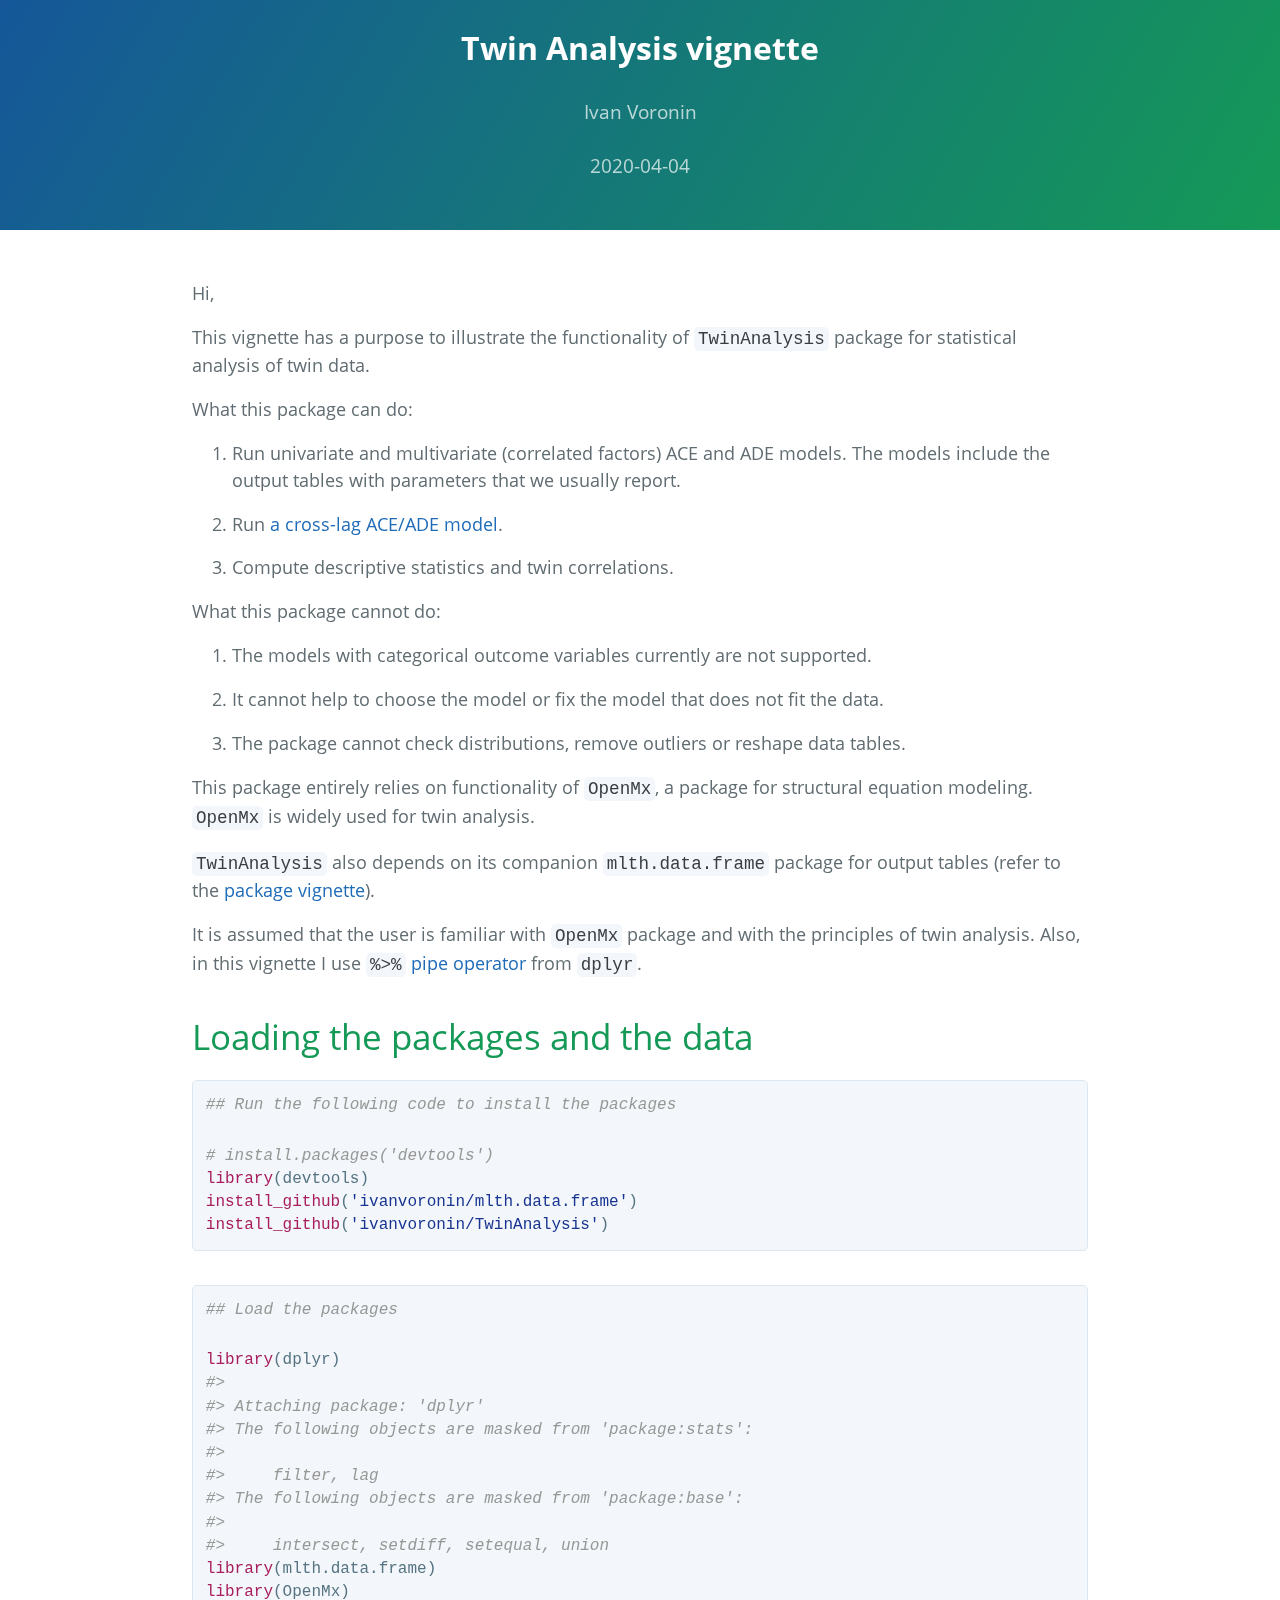
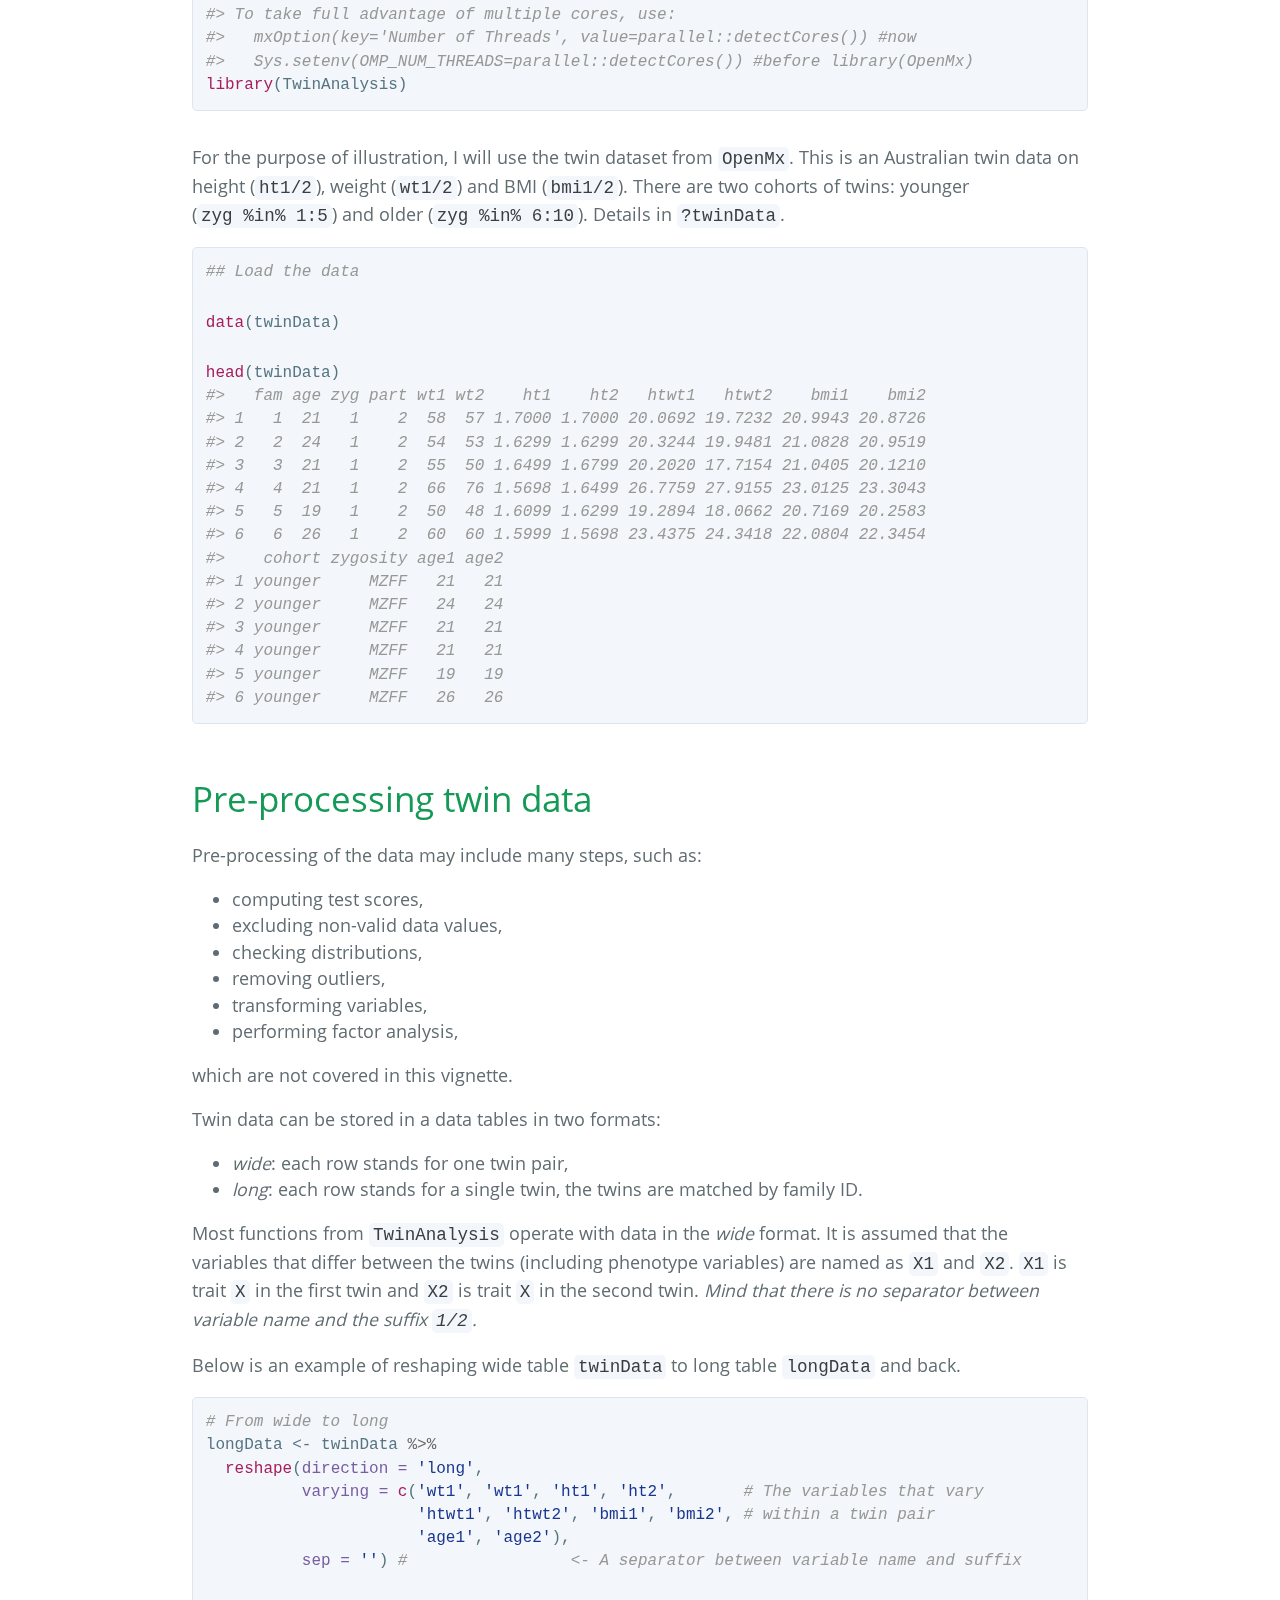
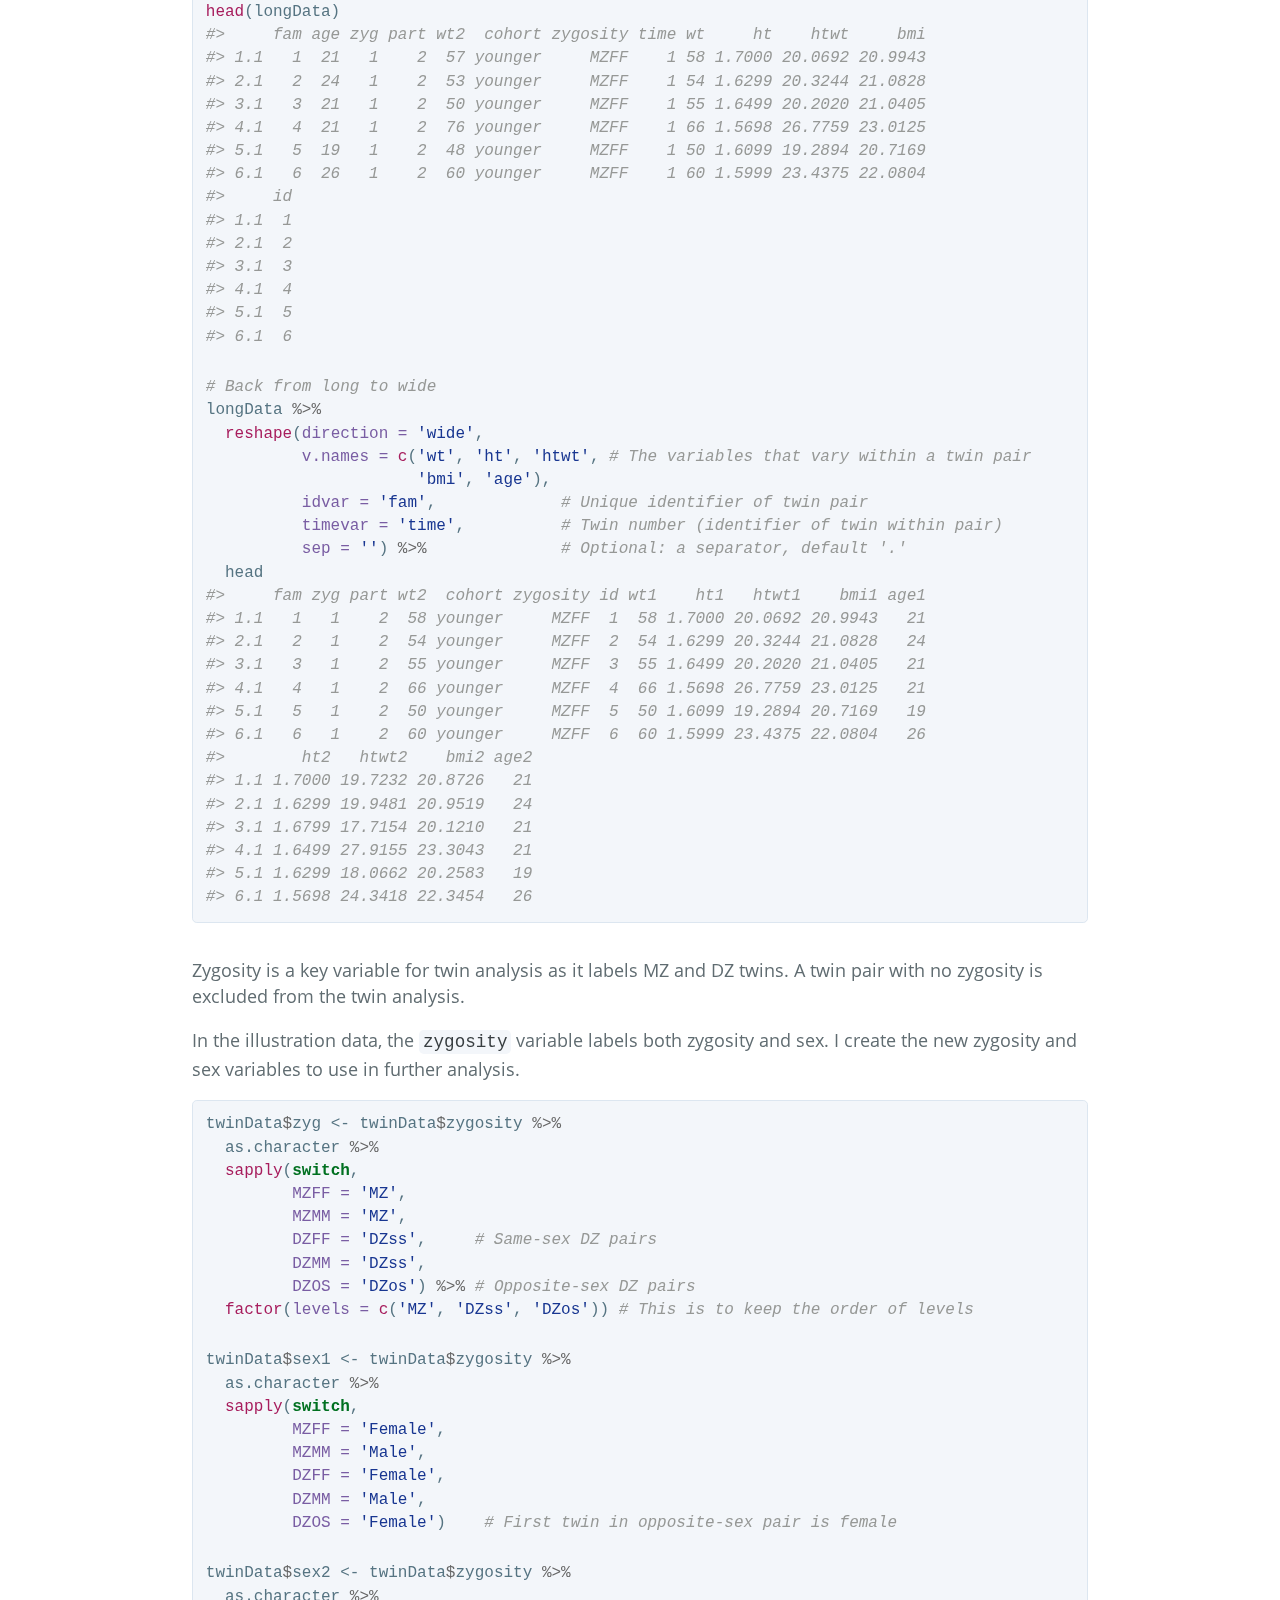
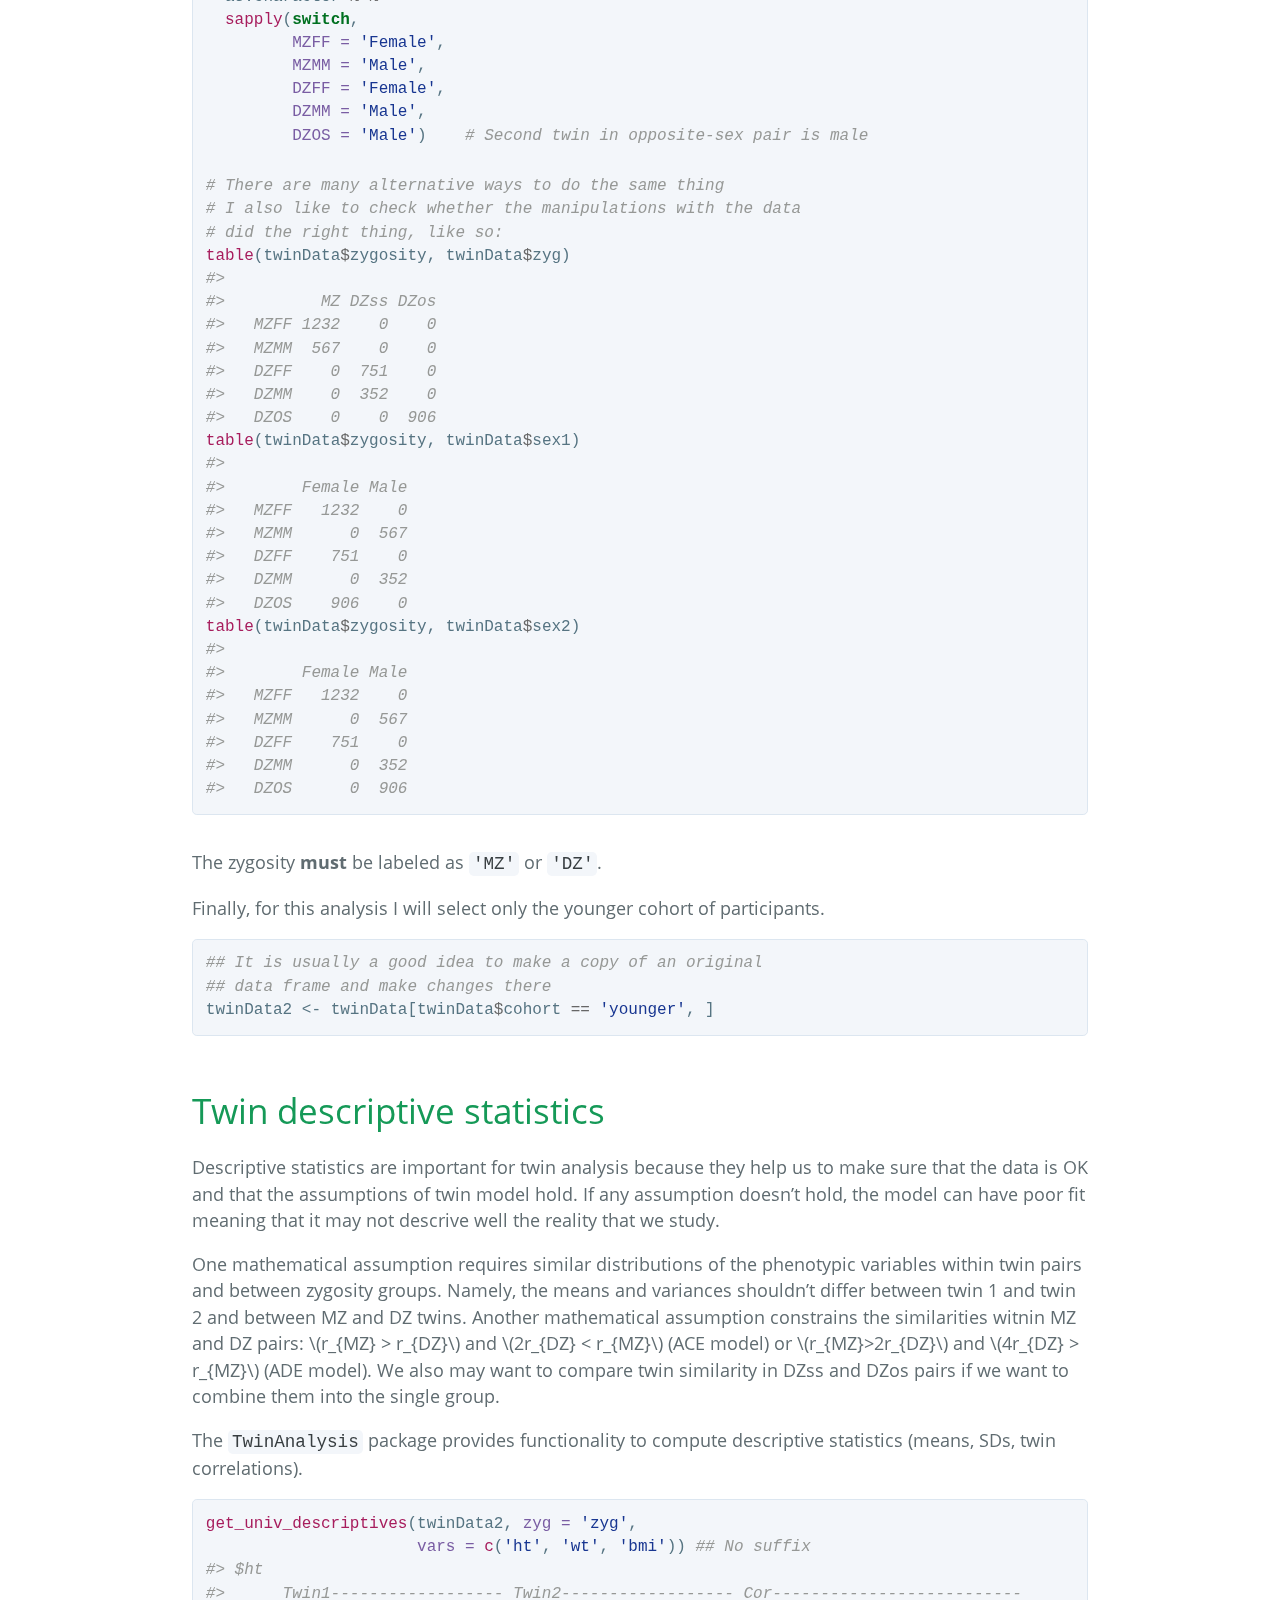
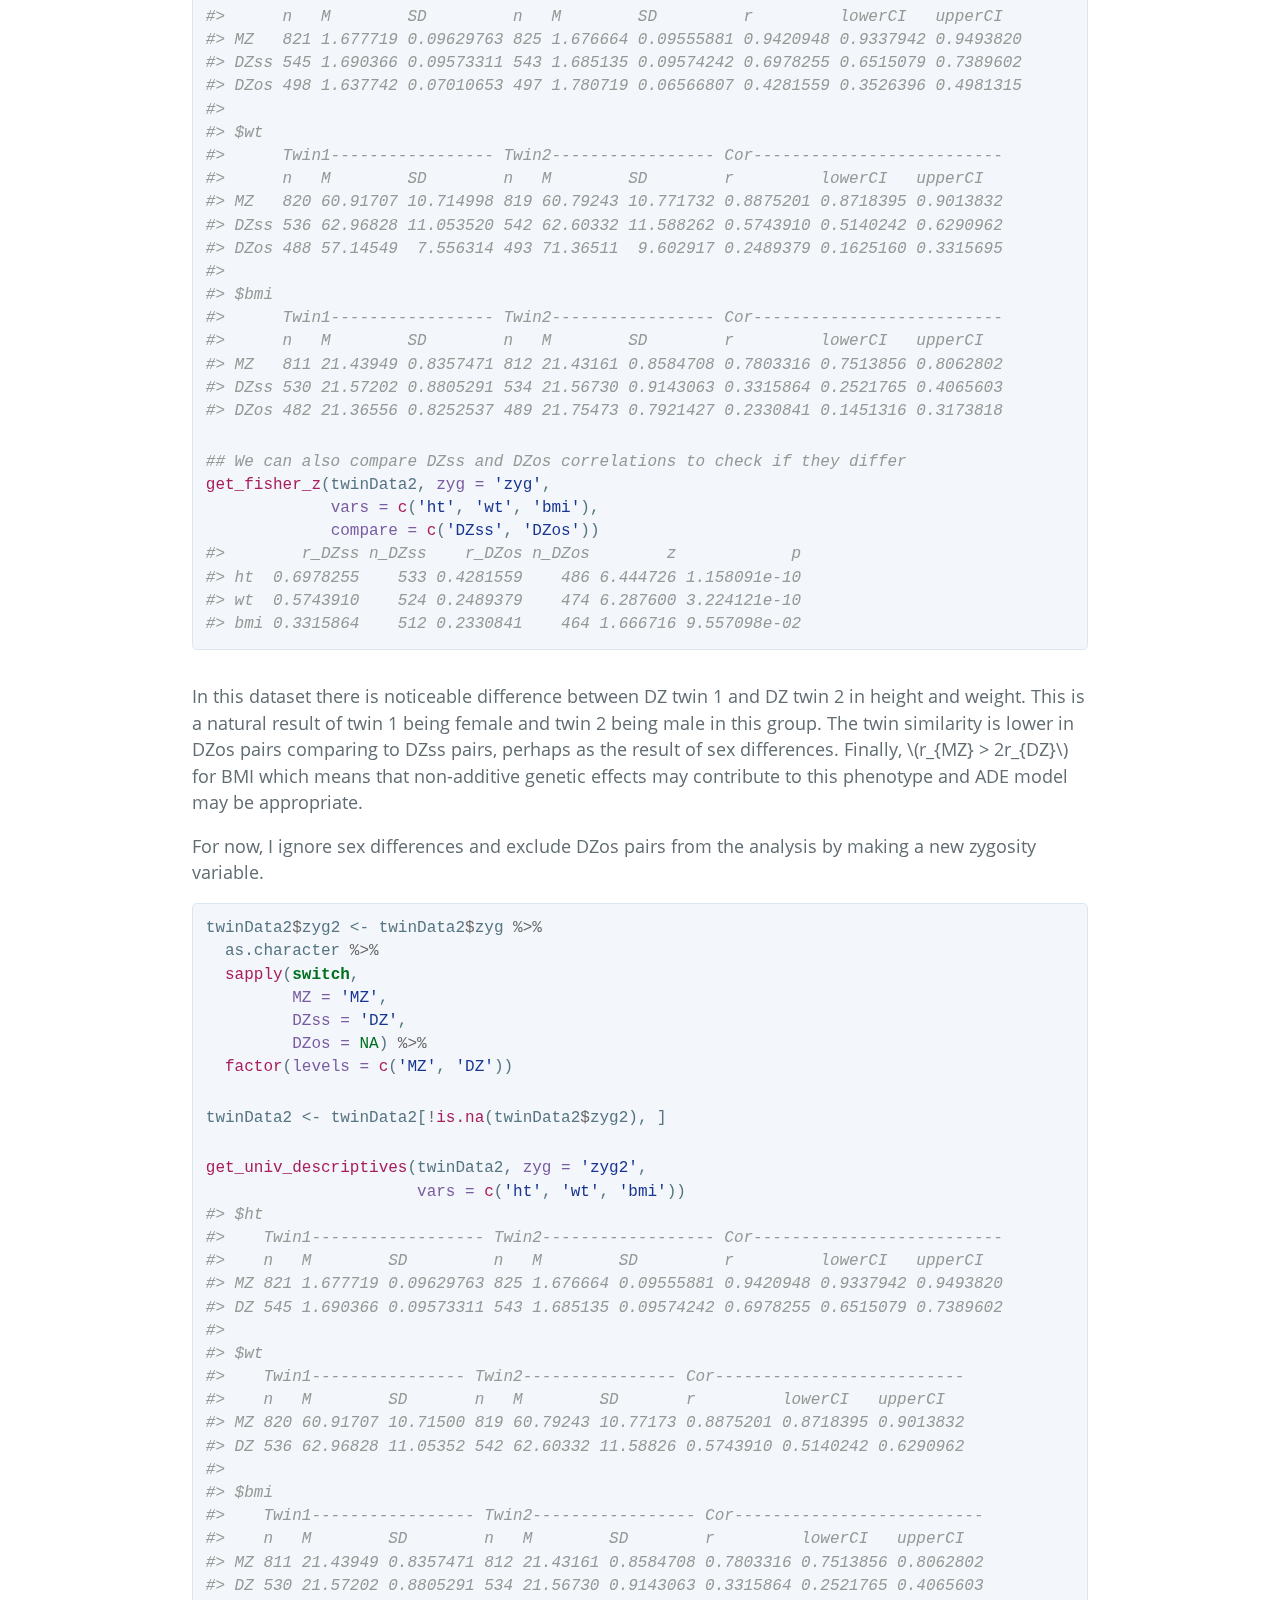
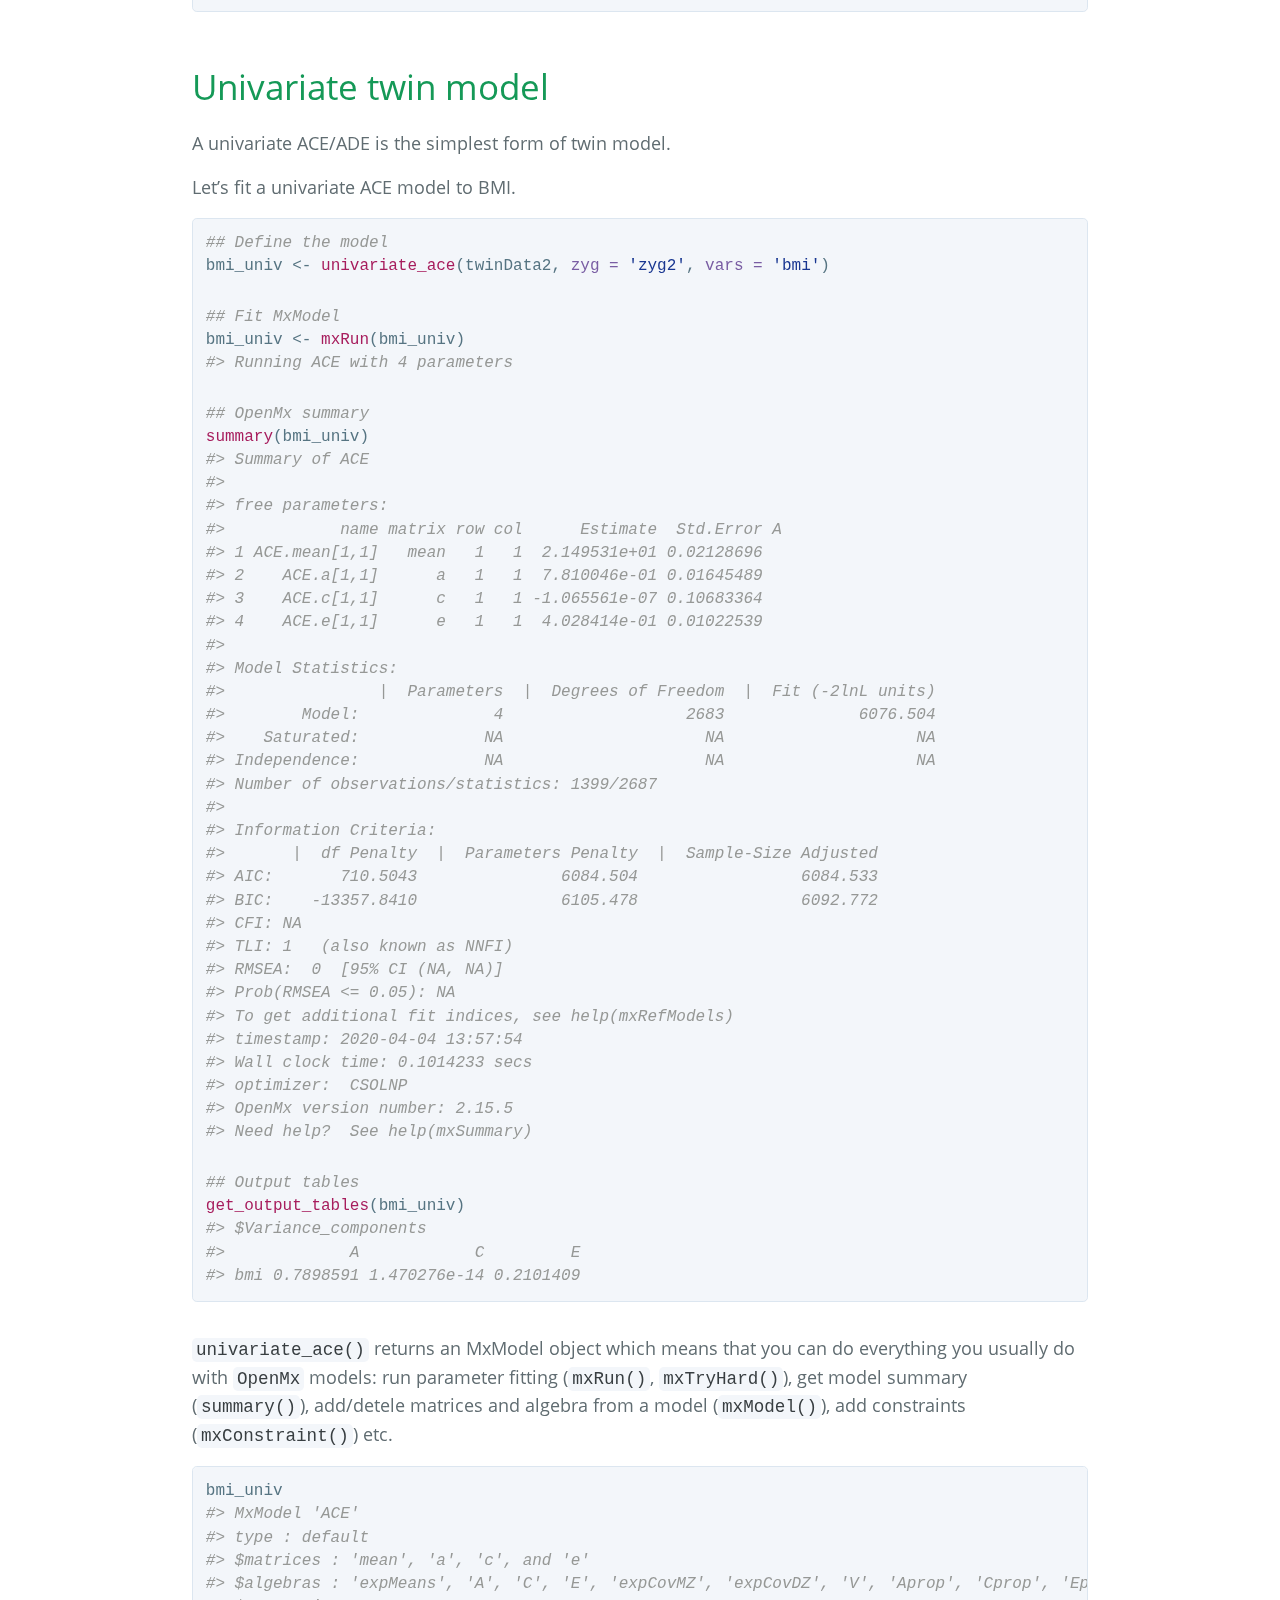
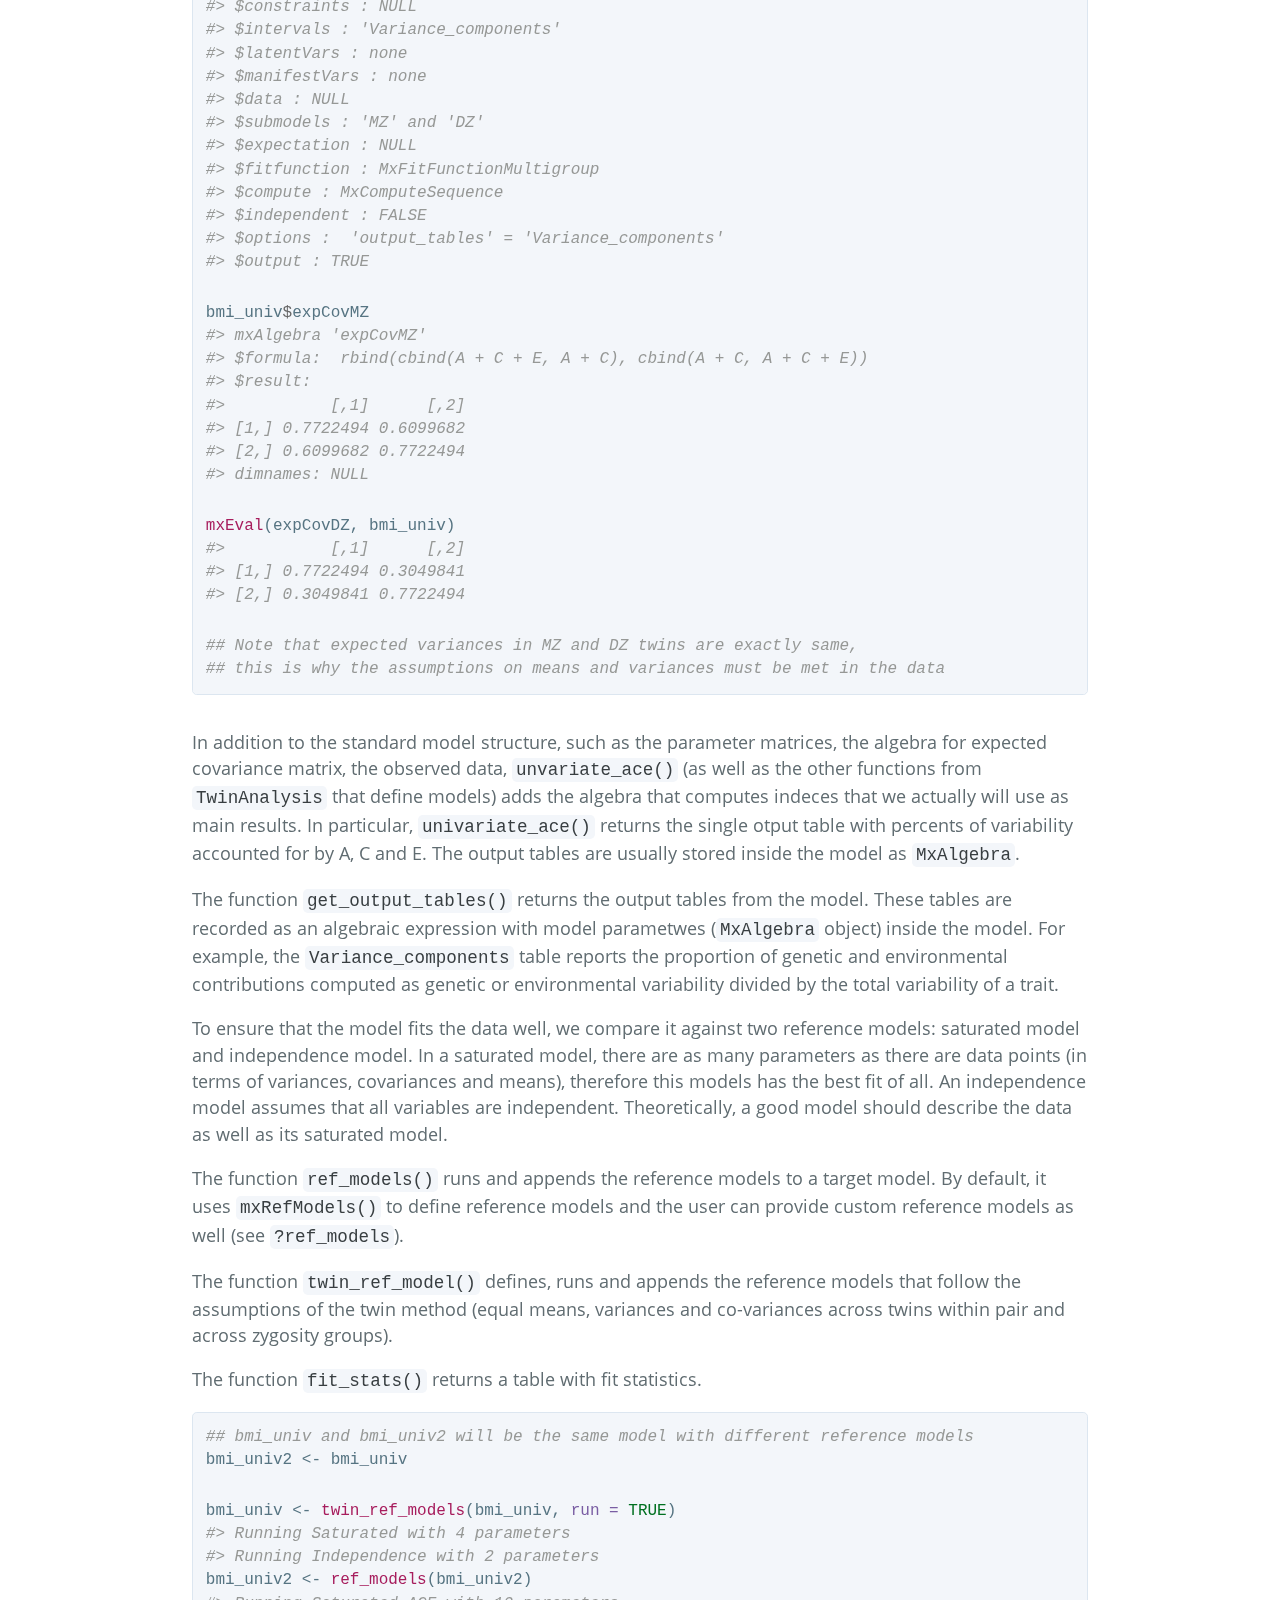
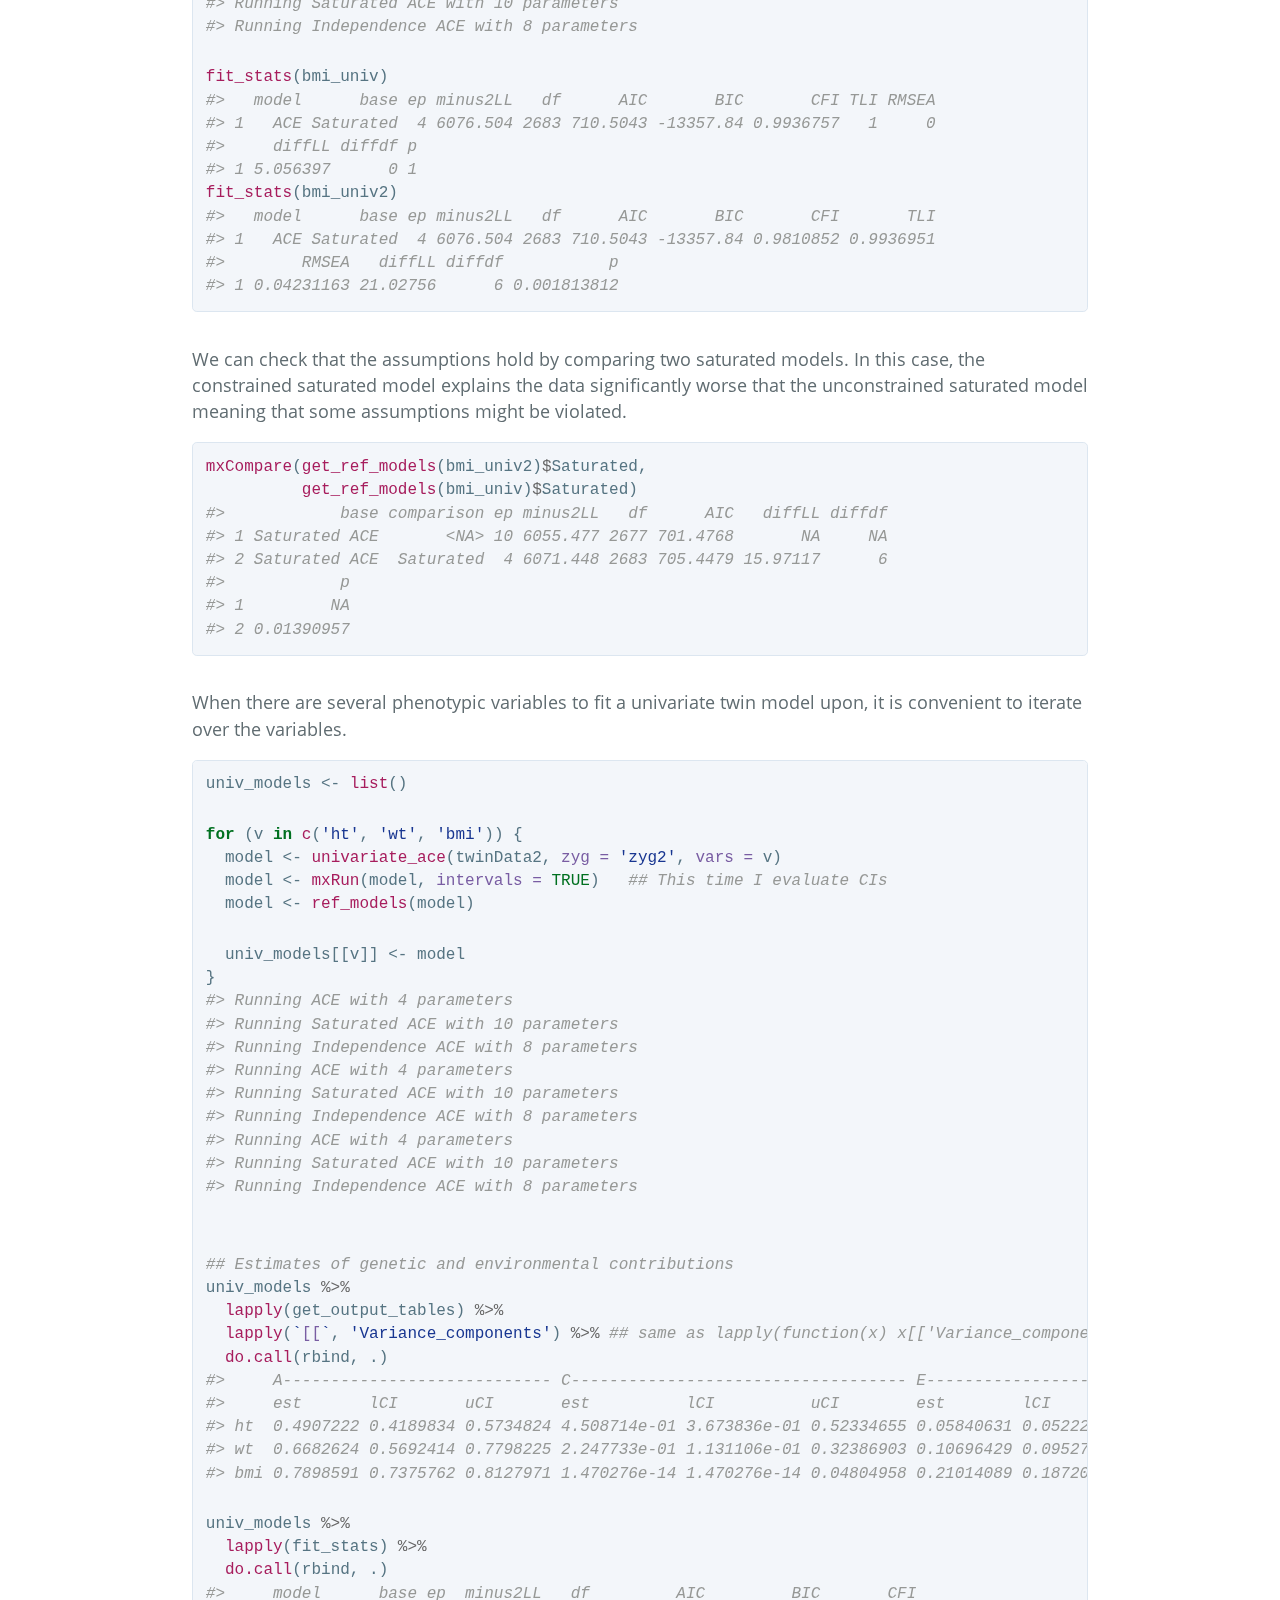
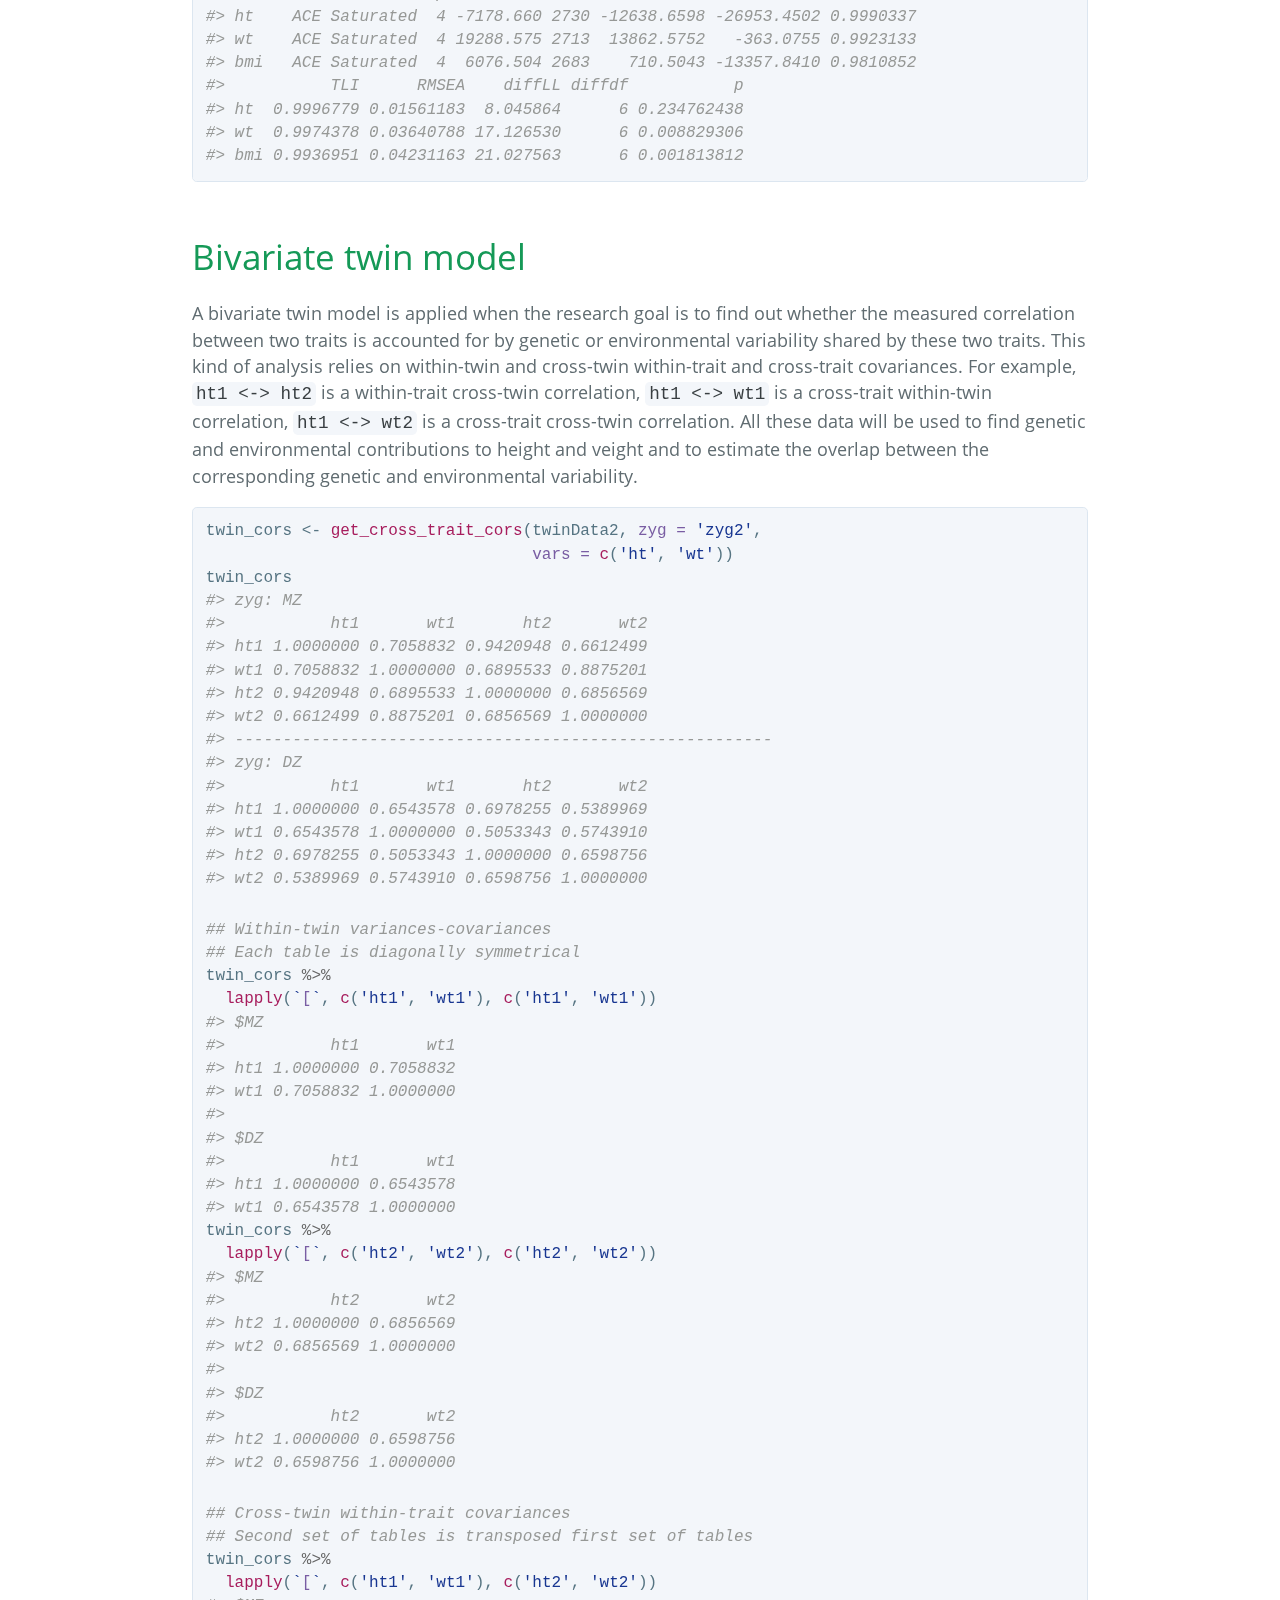
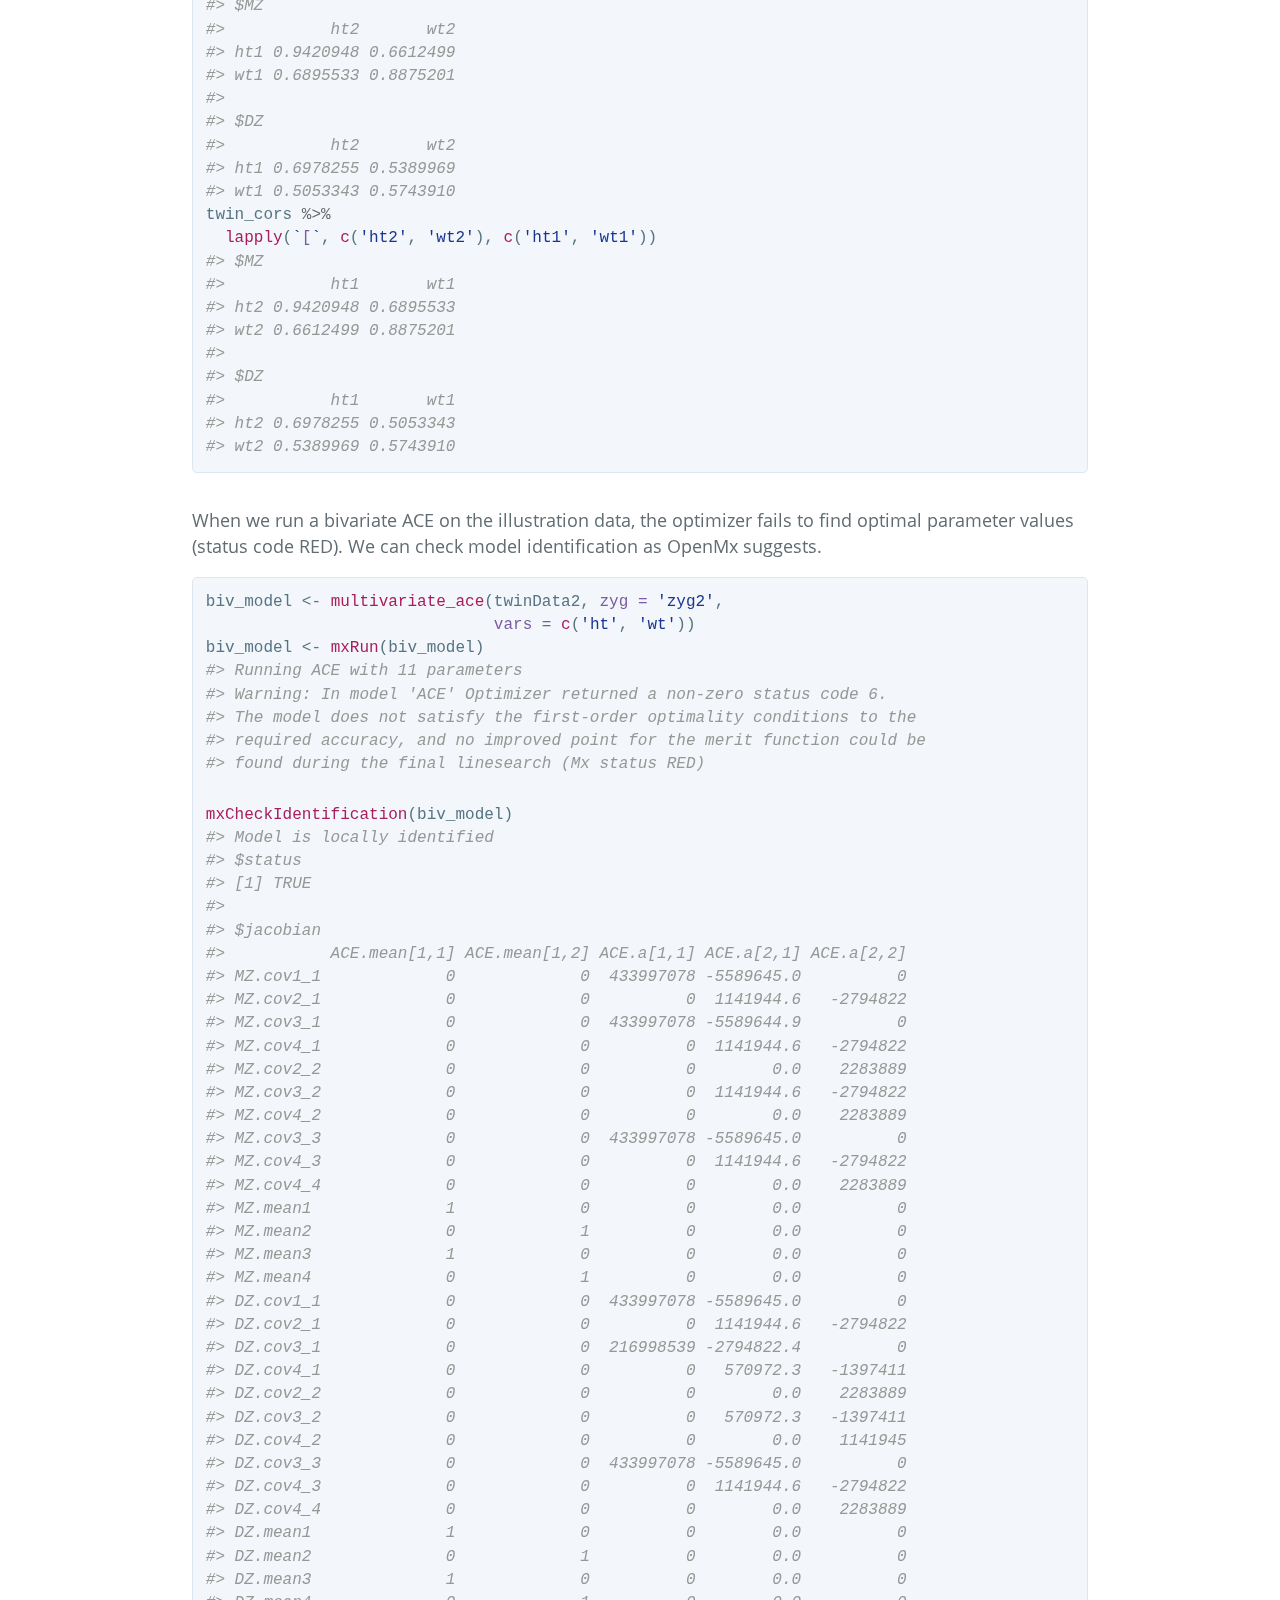
<file: docs/index.html>
<!DOCTYPE html>

<html xmlns="http://www.w3.org/1999/xhtml">

<head>

<meta charset="utf-8" />
<meta http-equiv="Content-Type" content="text/html; charset=utf-8" />
<meta name="generator" content="pandoc" />
<meta http-equiv="X-UA-Compatible" content="IE=EDGE" />

<meta name="viewport" content="width=device-width, initial-scale=1">

<meta name="author" content="Ivan Voronin" />

<meta name="date" content="2020-04-04" />

<title>Twin Analysis vignette</title>



<style type="text/css">code{white-space: pre;}</style>
<style type="text/css" data-origin="pandoc">
a.sourceLine { display: inline-block; line-height: 1.25; }
a.sourceLine { pointer-events: none; color: inherit; text-decoration: inherit; }
a.sourceLine:empty { height: 1.2em; }
.sourceCode { overflow: visible; }
code.sourceCode { white-space: pre; position: relative; }
div.sourceCode { margin: 1em 0; }
pre.sourceCode { margin: 0; }
@media screen {
div.sourceCode { overflow: auto; }
}
@media print {
code.sourceCode { white-space: pre-wrap; }
a.sourceLine { text-indent: -1em; padding-left: 1em; }
}
pre.numberSource a.sourceLine
  { position: relative; left: -4em; }
pre.numberSource a.sourceLine::before
  { content: attr(data-line-number);
    position: relative; left: -1em; text-align: right; vertical-align: baseline;
    border: none; pointer-events: all; display: inline-block;
    -webkit-touch-callout: none; -webkit-user-select: none;
    -khtml-user-select: none; -moz-user-select: none;
    -ms-user-select: none; user-select: none;
    padding: 0 4px; width: 4em;
    color: #aaaaaa;
  }
pre.numberSource { margin-left: 3em; border-left: 1px solid #aaaaaa;  padding-left: 4px; }
div.sourceCode
  {  }
@media screen {
a.sourceLine::before { text-decoration: underline; }
}
code span.al { color: #ff0000; font-weight: bold; } /* Alert */
code span.an { color: #60a0b0; font-weight: bold; font-style: italic; } /* Annotation */
code span.at { color: #7d9029; } /* Attribute */
code span.bn { color: #40a070; } /* BaseN */
code span.bu { } /* BuiltIn */
code span.cf { color: #007020; font-weight: bold; } /* ControlFlow */
code span.ch { color: #4070a0; } /* Char */
code span.cn { color: #880000; } /* Constant */
code span.co { color: #60a0b0; font-style: italic; } /* Comment */
code span.cv { color: #60a0b0; font-weight: bold; font-style: italic; } /* CommentVar */
code span.do { color: #ba2121; font-style: italic; } /* Documentation */
code span.dt { color: #902000; } /* DataType */
code span.dv { color: #40a070; } /* DecVal */
code span.er { color: #ff0000; font-weight: bold; } /* Error */
code span.ex { } /* Extension */
code span.fl { color: #40a070; } /* Float */
code span.fu { color: #06287e; } /* Function */
code span.im { } /* Import */
code span.in { color: #60a0b0; font-weight: bold; font-style: italic; } /* Information */
code span.kw { color: #007020; font-weight: bold; } /* Keyword */
code span.op { color: #666666; } /* Operator */
code span.ot { color: #007020; } /* Other */
code span.pp { color: #bc7a00; } /* Preprocessor */
code span.sc { color: #4070a0; } /* SpecialChar */
code span.ss { color: #bb6688; } /* SpecialString */
code span.st { color: #4070a0; } /* String */
code span.va { color: #19177c; } /* Variable */
code span.vs { color: #4070a0; } /* VerbatimString */
code span.wa { color: #60a0b0; font-weight: bold; font-style: italic; } /* Warning */

</style>
<script>
// apply pandoc div.sourceCode style to pre.sourceCode instead
(function() {
  var sheets = document.styleSheets;
  for (var i = 0; i < sheets.length; i++) {
    if (sheets[i].ownerNode.dataset["origin"] !== "pandoc") continue;
    try { var rules = sheets[i].cssRules; } catch (e) { continue; }
    for (var j = 0; j < rules.length; j++) {
      var rule = rules[j];
      // check if there is a div.sourceCode rule
      if (rule.type !== rule.STYLE_RULE || rule.selectorText !== "div.sourceCode") continue;
      var style = rule.style.cssText;
      // check if color or background-color is set
      if (rule.style.color === '' && rule.style.backgroundColor === '') continue;
      // replace div.sourceCode by a pre.sourceCode rule
      sheets[i].deleteRule(j);
      sheets[i].insertRule('pre.sourceCode{' + style + '}', j);
    }
  }
})();
</script>



<style type="text/css">@font-face{font-family:'Open Sans';font-style:normal;font-weight:400;src:local('Open Sans'),local(OpenSans),url([data-uri]) format("woff")}@font-face{font-family:'Open Sans';font-style:normal;font-weight:700;src:local('Open Sans Bold'),local(OpenSans-Bold),url([data-uri]) format("woff")}*{box-sizing:border-box}body{padding:0;margin:0;font-family:"Open Sans","Helvetica Neue",Helvetica,Arial,sans-serif;font-size:16px;line-height:1.5;color:#606c71}a{color:#1e6bb8;text-decoration:none}a:hover{text-decoration:underline}.page-header{color:#fff;text-align:center;background-color:#159957;background-image:linear-gradient(120deg,#155799,#159957);padding:1.5rem 2rem}.project-name{margin-top:0;margin-bottom:.1rem;font-size:2rem}.project-tagline{margin-bottom:2rem;font-weight:400;opacity:.7;font-size:1.5rem}.project-author,.project-date{font-weight:400;opacity:.7;font-size:1.2rem}@media screen and (max-width: 42em){.page-header{padding:1rem}.project-name{font-size:1.75rem}.project-tagline{font-size:1.2rem}.project-author,.project-date{font-size:1rem}}.main-content:first-child{margin-top:0}.main-content img{max-width:100%}.main-content h1,.main-content h2,.main-content h3,.main-content h4,.main-content h5,.main-content h6{margin-top:2rem;margin-bottom:1rem;font-weight:400;color:#159957}.main-content p{margin-bottom:1em}.main-content code{padding:2px 4px;font-family:Consolas,"Liberation Mono",Menlo,Courier,monospace;color:#383e41;background-color:#f3f6fa;border-radius:.3rem}.main-content pre{padding:.8rem;margin-top:0;margin-bottom:1rem;font:1rem Consolas,"Liberation Mono",Menlo,Courier,monospace;color:#567482;word-wrap:normal;background-color:#f3f6fa;border:solid 1px #dce6f0;border-radius:.3rem;line-height:1.45;overflow:auto}.main-content pre> code{padding:0;margin:0;font-size:1rem;color:#567482;word-break:normal;white-space:pre;background:transparent;border:0}.main-content pre code,.main-content pre tt{display:inline;padding:0;line-height:inherit;word-wrap:normal;background-color:transparent;border:0}.main-content pre code:before,.main-content pre code:after,.main-content pre tt:before,.main-content pre tt:after{content:normal}.main-content ul,.main-content ol{margin-top:0}.main-content blockquote{padding:0 1rem;margin-left:0;font-size:1.2rem;color:#819198;border-left:.3rem solid #dce6f0}.main-content blockquote>:first-child{margin-top:0}.main-content blockquote>:last-child{margin-bottom:0}.main-content table{width:100%;overflow:auto;word-break:normal;word-break:keep-all;border-collapse:collapse;border-spacing:0;margin:1rem 0}.main-content table th{font-weight:700;background-color:#4CAF50;color:#fff}.main-content table th,.main-content table td{padding:.5rem 1rem;border-bottom:1px solid #e9ebec;text-align:left}.main-content table tr:nth-child(odd){background-color:#f2f2f2}.main-content dl{padding:0}.main-content dl dt{padding:0;margin-top:1rem;font-size:1rem;font-weight:700}.main-content dl dd{padding:0;margin-bottom:1rem}.main-content hr{margin:1rem 0;border:0;height:1px;background:#aaa;background-image:linear-gradient(to right,#eee,#aaa,#eee)}.main-content,.toc{max-width:64rem;padding:2rem 4rem;margin:0 auto;font-size:1.1rem}.toc{padding-bottom:0}.toc ul{margin-bottom:0}@media screen and (min-width: 42em) and (max-width: 64em){.toc{padding:2rem 2rem 0}.main-content{padding:2rem}}@media screen and (max-width: 42em){.toc{padding:2rem 1rem 0;font-size:1rem}.main-content{padding:2rem 1rem;font-size:1rem}.main-content pre,.main-content pre> code{font-size:.9rem}.main-content blockquote{font-size:1.1rem}}.site-footer{padding-top:2rem;margin-top:2rem;border-top:solid 1px #eff0f1;font-size:1rem}.site-footer-owner{display:block;font-weight:700}.site-footer-credits{color:#819198}
code span.kw { color: #a71d5d; font-weight: normal; } 
code span.dt { color: #795da3; } 
code span.dv { color: #0086b3; } 
code span.bn { color: #0086b3; } 
code span.fl { color: #0086b3; } 
code span.ch { color: #4070a0; } 
code span.st { color: #183691; } 
code span.co { color: #969896; font-style: italic; } 
code span.ot { color: #007020; } 
</style>





</head>

<body>




<section class="page-header">
<h1 class="title toc-ignore project-name">Twin Analysis vignette</h1>
<h4 class="author project-author">Ivan Voronin</h4>
<h4 class="date project-date">2020-04-04</h4>
</section>



<section class="main-content">
<p>Hi,</p>
<p>This vignette has a purpose to illustrate the functionality of <code>TwinAnalysis</code> package for statistical analysis of twin data.</p>
<p>What this package can do:</p>
<ol style="list-style-type: decimal">
<li><p>Run univariate and multivariate (correlated factors) ACE and ADE models. The models include the output tables with parameters that we usually report.</p></li>
<li><p>Run <a href="crosslag_ace.html">a cross-lag ACE/ADE model</a>.</p></li>
<li><p>Compute descriptive statistics and twin correlations.</p></li>
</ol>
<p>What this package cannot do:</p>
<ol style="list-style-type: decimal">
<li><p>The models with categorical outcome variables currently are not supported.</p></li>
<li><p>It cannot help to choose the model or fix the model that does not fit the data.</p></li>
<li><p>The package cannot check distributions, remove outliers or reshape data tables.</p></li>
</ol>
<p>This package entirely relies on functionality of <a href="https://openmx.ssri.psu.edu/"><code>OpenMx</code></a>, a package for structural equation modeling. <code>OpenMx</code> is widely used for twin analysis.</p>
<p><code>TwinAnalysis</code> also depends on its companion <code>mlth.data.frame</code> package for output tables (refer to the <a href="https://ivanvoronin.github.io/mlth.data.frame/">package vignette</a>).</p>
<p>It is assumed that the user is familiar with <code>OpenMx</code> package and with the principles of twin analysis. Also, in this vignette I use <a href="https://www.datacamp.com/community/tutorials/pipe-r-tutorial"><code>%&gt;%</code> pipe operator</a> from <code>dplyr</code>.</p>
<div id="loading-the-packages-and-the-data" class="section level1">
<h1>Loading the packages and the data</h1>
<div class="sourceCode" id="cb1"><pre class="sourceCode r"><code class="sourceCode r"><a class="sourceLine" id="cb1-1" data-line-number="1"><span class="co">## Run the following code to install the packages</span></a>
<a class="sourceLine" id="cb1-2" data-line-number="2"></a>
<a class="sourceLine" id="cb1-3" data-line-number="3"><span class="co"># install.packages('devtools')</span></a>
<a class="sourceLine" id="cb1-4" data-line-number="4"><span class="kw">library</span>(devtools)</a>
<a class="sourceLine" id="cb1-5" data-line-number="5"><span class="kw">install_github</span>(<span class="st">'ivanvoronin/mlth.data.frame'</span>)</a>
<a class="sourceLine" id="cb1-6" data-line-number="6"><span class="kw">install_github</span>(<span class="st">'ivanvoronin/TwinAnalysis'</span>)</a></code></pre></div>
<div class="sourceCode" id="cb2"><pre class="sourceCode r"><code class="sourceCode r"><a class="sourceLine" id="cb2-1" data-line-number="1"><span class="co">## Load the packages</span></a>
<a class="sourceLine" id="cb2-2" data-line-number="2"></a>
<a class="sourceLine" id="cb2-3" data-line-number="3"><span class="kw">library</span>(dplyr)</a>
<a class="sourceLine" id="cb2-4" data-line-number="4"><span class="co">#&gt; </span></a>
<a class="sourceLine" id="cb2-5" data-line-number="5"><span class="co">#&gt; Attaching package: 'dplyr'</span></a>
<a class="sourceLine" id="cb2-6" data-line-number="6"><span class="co">#&gt; The following objects are masked from 'package:stats':</span></a>
<a class="sourceLine" id="cb2-7" data-line-number="7"><span class="co">#&gt; </span></a>
<a class="sourceLine" id="cb2-8" data-line-number="8"><span class="co">#&gt;     filter, lag</span></a>
<a class="sourceLine" id="cb2-9" data-line-number="9"><span class="co">#&gt; The following objects are masked from 'package:base':</span></a>
<a class="sourceLine" id="cb2-10" data-line-number="10"><span class="co">#&gt; </span></a>
<a class="sourceLine" id="cb2-11" data-line-number="11"><span class="co">#&gt;     intersect, setdiff, setequal, union</span></a>
<a class="sourceLine" id="cb2-12" data-line-number="12"><span class="kw">library</span>(mlth.data.frame)</a>
<a class="sourceLine" id="cb2-13" data-line-number="13"><span class="kw">library</span>(OpenMx)</a>
<a class="sourceLine" id="cb2-14" data-line-number="14"><span class="co">#&gt; To take full advantage of multiple cores, use:</span></a>
<a class="sourceLine" id="cb2-15" data-line-number="15"><span class="co">#&gt;   mxOption(key='Number of Threads', value=parallel::detectCores()) #now</span></a>
<a class="sourceLine" id="cb2-16" data-line-number="16"><span class="co">#&gt;   Sys.setenv(OMP_NUM_THREADS=parallel::detectCores()) #before library(OpenMx)</span></a>
<a class="sourceLine" id="cb2-17" data-line-number="17"><span class="kw">library</span>(TwinAnalysis)</a></code></pre></div>
<p>For the purpose of illustration, I will use the twin dataset from <code>OpenMx</code>. This is an Australian twin data on height (<code>ht1/2</code>), weight (<code>wt1/2</code>) and BMI (<code>bmi1/2</code>). There are two cohorts of twins: younger (<code>zyg %in% 1:5</code>) and older (<code>zyg %in% 6:10</code>). Details in <code>?twinData</code>.</p>
<div class="sourceCode" id="cb3"><pre class="sourceCode r"><code class="sourceCode r"><a class="sourceLine" id="cb3-1" data-line-number="1"><span class="co">## Load the data</span></a>
<a class="sourceLine" id="cb3-2" data-line-number="2"></a>
<a class="sourceLine" id="cb3-3" data-line-number="3"><span class="kw">data</span>(twinData)</a>
<a class="sourceLine" id="cb3-4" data-line-number="4"></a>
<a class="sourceLine" id="cb3-5" data-line-number="5"><span class="kw">head</span>(twinData)</a>
<a class="sourceLine" id="cb3-6" data-line-number="6"><span class="co">#&gt;   fam age zyg part wt1 wt2    ht1    ht2   htwt1   htwt2    bmi1    bmi2</span></a>
<a class="sourceLine" id="cb3-7" data-line-number="7"><span class="co">#&gt; 1   1  21   1    2  58  57 1.7000 1.7000 20.0692 19.7232 20.9943 20.8726</span></a>
<a class="sourceLine" id="cb3-8" data-line-number="8"><span class="co">#&gt; 2   2  24   1    2  54  53 1.6299 1.6299 20.3244 19.9481 21.0828 20.9519</span></a>
<a class="sourceLine" id="cb3-9" data-line-number="9"><span class="co">#&gt; 3   3  21   1    2  55  50 1.6499 1.6799 20.2020 17.7154 21.0405 20.1210</span></a>
<a class="sourceLine" id="cb3-10" data-line-number="10"><span class="co">#&gt; 4   4  21   1    2  66  76 1.5698 1.6499 26.7759 27.9155 23.0125 23.3043</span></a>
<a class="sourceLine" id="cb3-11" data-line-number="11"><span class="co">#&gt; 5   5  19   1    2  50  48 1.6099 1.6299 19.2894 18.0662 20.7169 20.2583</span></a>
<a class="sourceLine" id="cb3-12" data-line-number="12"><span class="co">#&gt; 6   6  26   1    2  60  60 1.5999 1.5698 23.4375 24.3418 22.0804 22.3454</span></a>
<a class="sourceLine" id="cb3-13" data-line-number="13"><span class="co">#&gt;    cohort zygosity age1 age2</span></a>
<a class="sourceLine" id="cb3-14" data-line-number="14"><span class="co">#&gt; 1 younger     MZFF   21   21</span></a>
<a class="sourceLine" id="cb3-15" data-line-number="15"><span class="co">#&gt; 2 younger     MZFF   24   24</span></a>
<a class="sourceLine" id="cb3-16" data-line-number="16"><span class="co">#&gt; 3 younger     MZFF   21   21</span></a>
<a class="sourceLine" id="cb3-17" data-line-number="17"><span class="co">#&gt; 4 younger     MZFF   21   21</span></a>
<a class="sourceLine" id="cb3-18" data-line-number="18"><span class="co">#&gt; 5 younger     MZFF   19   19</span></a>
<a class="sourceLine" id="cb3-19" data-line-number="19"><span class="co">#&gt; 6 younger     MZFF   26   26</span></a></code></pre></div>
</div>
<div id="pre-processing-twin-data" class="section level1">
<h1>Pre-processing twin data</h1>
<p>Pre-processing of the data may include many steps, such as:</p>
<ul>
<li>computing test scores,</li>
<li>excluding non-valid data values,</li>
<li>checking distributions,</li>
<li>removing outliers,</li>
<li>transforming variables,</li>
<li>performing factor analysis,</li>
</ul>
<p>which are not covered in this vignette.</p>
<p>Twin data can be stored in a data tables in two formats:</p>
<ul>
<li><em>wide</em>: each row stands for one twin pair,</li>
<li><em>long</em>: each row stands for a single twin, the twins are matched by family ID.</li>
</ul>
<p>Most functions from <code>TwinAnalysis</code> operate with data in the <em>wide</em> format. It is assumed that the variables that differ between the twins (including phenotype variables) are named as <code>X1</code> and <code>X2</code>. <code>X1</code> is trait <code>X</code> in the first twin and <code>X2</code> is trait <code>X</code> in the second twin. <em>Mind that there is no separator between variable name and the suffix <code>1/2</code>.</em></p>
<p>Below is an example of reshaping wide table <code>twinData</code> to long table <code>longData</code> and back.</p>
<div class="sourceCode" id="cb4"><pre class="sourceCode r"><code class="sourceCode r"><a class="sourceLine" id="cb4-1" data-line-number="1"><span class="co"># From wide to long</span></a>
<a class="sourceLine" id="cb4-2" data-line-number="2">longData &lt;-<span class="st"> </span>twinData <span class="op">%&gt;%</span></a>
<a class="sourceLine" id="cb4-3" data-line-number="3"><span class="st">  </span><span class="kw">reshape</span>(<span class="dt">direction =</span> <span class="st">'long'</span>,</a>
<a class="sourceLine" id="cb4-4" data-line-number="4">          <span class="dt">varying =</span> <span class="kw">c</span>(<span class="st">'wt1'</span>, <span class="st">'wt1'</span>, <span class="st">'ht1'</span>, <span class="st">'ht2'</span>,       <span class="co"># The variables that vary </span></a>
<a class="sourceLine" id="cb4-5" data-line-number="5">                      <span class="st">'htwt1'</span>, <span class="st">'htwt2'</span>, <span class="st">'bmi1'</span>, <span class="st">'bmi2'</span>, <span class="co"># within a twin pair</span></a>
<a class="sourceLine" id="cb4-6" data-line-number="6">                      <span class="st">'age1'</span>, <span class="st">'age2'</span>), </a>
<a class="sourceLine" id="cb4-7" data-line-number="7">          <span class="dt">sep =</span> <span class="st">''</span>) <span class="co">#                 &lt;- A separator between variable name and suffix</span></a>
<a class="sourceLine" id="cb4-8" data-line-number="8"></a>
<a class="sourceLine" id="cb4-9" data-line-number="9"><span class="kw">head</span>(longData)</a>
<a class="sourceLine" id="cb4-10" data-line-number="10"><span class="co">#&gt;     fam age zyg part wt2  cohort zygosity time wt     ht    htwt     bmi</span></a>
<a class="sourceLine" id="cb4-11" data-line-number="11"><span class="co">#&gt; 1.1   1  21   1    2  57 younger     MZFF    1 58 1.7000 20.0692 20.9943</span></a>
<a class="sourceLine" id="cb4-12" data-line-number="12"><span class="co">#&gt; 2.1   2  24   1    2  53 younger     MZFF    1 54 1.6299 20.3244 21.0828</span></a>
<a class="sourceLine" id="cb4-13" data-line-number="13"><span class="co">#&gt; 3.1   3  21   1    2  50 younger     MZFF    1 55 1.6499 20.2020 21.0405</span></a>
<a class="sourceLine" id="cb4-14" data-line-number="14"><span class="co">#&gt; 4.1   4  21   1    2  76 younger     MZFF    1 66 1.5698 26.7759 23.0125</span></a>
<a class="sourceLine" id="cb4-15" data-line-number="15"><span class="co">#&gt; 5.1   5  19   1    2  48 younger     MZFF    1 50 1.6099 19.2894 20.7169</span></a>
<a class="sourceLine" id="cb4-16" data-line-number="16"><span class="co">#&gt; 6.1   6  26   1    2  60 younger     MZFF    1 60 1.5999 23.4375 22.0804</span></a>
<a class="sourceLine" id="cb4-17" data-line-number="17"><span class="co">#&gt;     id</span></a>
<a class="sourceLine" id="cb4-18" data-line-number="18"><span class="co">#&gt; 1.1  1</span></a>
<a class="sourceLine" id="cb4-19" data-line-number="19"><span class="co">#&gt; 2.1  2</span></a>
<a class="sourceLine" id="cb4-20" data-line-number="20"><span class="co">#&gt; 3.1  3</span></a>
<a class="sourceLine" id="cb4-21" data-line-number="21"><span class="co">#&gt; 4.1  4</span></a>
<a class="sourceLine" id="cb4-22" data-line-number="22"><span class="co">#&gt; 5.1  5</span></a>
<a class="sourceLine" id="cb4-23" data-line-number="23"><span class="co">#&gt; 6.1  6</span></a>
<a class="sourceLine" id="cb4-24" data-line-number="24"></a>
<a class="sourceLine" id="cb4-25" data-line-number="25"><span class="co"># Back from long to wide</span></a>
<a class="sourceLine" id="cb4-26" data-line-number="26">longData <span class="op">%&gt;%</span></a>
<a class="sourceLine" id="cb4-27" data-line-number="27"><span class="st">  </span><span class="kw">reshape</span>(<span class="dt">direction =</span> <span class="st">'wide'</span>,</a>
<a class="sourceLine" id="cb4-28" data-line-number="28">          <span class="dt">v.names =</span> <span class="kw">c</span>(<span class="st">'wt'</span>, <span class="st">'ht'</span>, <span class="st">'htwt'</span>, <span class="co"># The variables that vary within a twin pair </span></a>
<a class="sourceLine" id="cb4-29" data-line-number="29">                      <span class="st">'bmi'</span>, <span class="st">'age'</span>),      </a>
<a class="sourceLine" id="cb4-30" data-line-number="30">          <span class="dt">idvar =</span> <span class="st">'fam'</span>,             <span class="co"># Unique identifier of twin pair</span></a>
<a class="sourceLine" id="cb4-31" data-line-number="31">          <span class="dt">timevar =</span> <span class="st">'time'</span>,          <span class="co"># Twin number (identifier of twin within pair)</span></a>
<a class="sourceLine" id="cb4-32" data-line-number="32">          <span class="dt">sep =</span> <span class="st">''</span>) <span class="op">%&gt;%</span><span class="st">              </span><span class="co"># Optional: a separator, default '.'</span></a>
<a class="sourceLine" id="cb4-33" data-line-number="33"><span class="st">  </span>head</a>
<a class="sourceLine" id="cb4-34" data-line-number="34"><span class="co">#&gt;     fam zyg part wt2  cohort zygosity id wt1    ht1   htwt1    bmi1 age1</span></a>
<a class="sourceLine" id="cb4-35" data-line-number="35"><span class="co">#&gt; 1.1   1   1    2  58 younger     MZFF  1  58 1.7000 20.0692 20.9943   21</span></a>
<a class="sourceLine" id="cb4-36" data-line-number="36"><span class="co">#&gt; 2.1   2   1    2  54 younger     MZFF  2  54 1.6299 20.3244 21.0828   24</span></a>
<a class="sourceLine" id="cb4-37" data-line-number="37"><span class="co">#&gt; 3.1   3   1    2  55 younger     MZFF  3  55 1.6499 20.2020 21.0405   21</span></a>
<a class="sourceLine" id="cb4-38" data-line-number="38"><span class="co">#&gt; 4.1   4   1    2  66 younger     MZFF  4  66 1.5698 26.7759 23.0125   21</span></a>
<a class="sourceLine" id="cb4-39" data-line-number="39"><span class="co">#&gt; 5.1   5   1    2  50 younger     MZFF  5  50 1.6099 19.2894 20.7169   19</span></a>
<a class="sourceLine" id="cb4-40" data-line-number="40"><span class="co">#&gt; 6.1   6   1    2  60 younger     MZFF  6  60 1.5999 23.4375 22.0804   26</span></a>
<a class="sourceLine" id="cb4-41" data-line-number="41"><span class="co">#&gt;        ht2   htwt2    bmi2 age2</span></a>
<a class="sourceLine" id="cb4-42" data-line-number="42"><span class="co">#&gt; 1.1 1.7000 19.7232 20.8726   21</span></a>
<a class="sourceLine" id="cb4-43" data-line-number="43"><span class="co">#&gt; 2.1 1.6299 19.9481 20.9519   24</span></a>
<a class="sourceLine" id="cb4-44" data-line-number="44"><span class="co">#&gt; 3.1 1.6799 17.7154 20.1210   21</span></a>
<a class="sourceLine" id="cb4-45" data-line-number="45"><span class="co">#&gt; 4.1 1.6499 27.9155 23.3043   21</span></a>
<a class="sourceLine" id="cb4-46" data-line-number="46"><span class="co">#&gt; 5.1 1.6299 18.0662 20.2583   19</span></a>
<a class="sourceLine" id="cb4-47" data-line-number="47"><span class="co">#&gt; 6.1 1.5698 24.3418 22.3454   26</span></a></code></pre></div>
<p>Zygosity is a key variable for twin analysis as it labels MZ and DZ twins. A twin pair with no zygosity is excluded from the twin analysis.</p>
<p>In the illustration data, the <code>zygosity</code> variable labels both zygosity and sex. I create the new zygosity and sex variables to use in further analysis.</p>
<div class="sourceCode" id="cb5"><pre class="sourceCode r"><code class="sourceCode r"><a class="sourceLine" id="cb5-1" data-line-number="1">twinData<span class="op">$</span>zyg &lt;-<span class="st"> </span>twinData<span class="op">$</span>zygosity <span class="op">%&gt;%</span></a>
<a class="sourceLine" id="cb5-2" data-line-number="2"><span class="st">  </span>as.character <span class="op">%&gt;%</span></a>
<a class="sourceLine" id="cb5-3" data-line-number="3"><span class="st">  </span><span class="kw">sapply</span>(<span class="cf">switch</span>,</a>
<a class="sourceLine" id="cb5-4" data-line-number="4">         <span class="dt">MZFF =</span> <span class="st">'MZ'</span>,</a>
<a class="sourceLine" id="cb5-5" data-line-number="5">         <span class="dt">MZMM =</span> <span class="st">'MZ'</span>,</a>
<a class="sourceLine" id="cb5-6" data-line-number="6">         <span class="dt">DZFF =</span> <span class="st">'DZss'</span>,     <span class="co"># Same-sex DZ pairs</span></a>
<a class="sourceLine" id="cb5-7" data-line-number="7">         <span class="dt">DZMM =</span> <span class="st">'DZss'</span>,</a>
<a class="sourceLine" id="cb5-8" data-line-number="8">         <span class="dt">DZOS =</span> <span class="st">'DZos'</span>) <span class="op">%&gt;%</span><span class="st"> </span><span class="co"># Opposite-sex DZ pairs</span></a>
<a class="sourceLine" id="cb5-9" data-line-number="9"><span class="st">  </span><span class="kw">factor</span>(<span class="dt">levels =</span> <span class="kw">c</span>(<span class="st">'MZ'</span>, <span class="st">'DZss'</span>, <span class="st">'DZos'</span>)) <span class="co"># This is to keep the order of levels</span></a>
<a class="sourceLine" id="cb5-10" data-line-number="10"></a>
<a class="sourceLine" id="cb5-11" data-line-number="11">twinData<span class="op">$</span>sex1 &lt;-<span class="st"> </span>twinData<span class="op">$</span>zygosity <span class="op">%&gt;%</span></a>
<a class="sourceLine" id="cb5-12" data-line-number="12"><span class="st">  </span>as.character <span class="op">%&gt;%</span></a>
<a class="sourceLine" id="cb5-13" data-line-number="13"><span class="st">  </span><span class="kw">sapply</span>(<span class="cf">switch</span>,</a>
<a class="sourceLine" id="cb5-14" data-line-number="14">         <span class="dt">MZFF =</span> <span class="st">'Female'</span>,</a>
<a class="sourceLine" id="cb5-15" data-line-number="15">         <span class="dt">MZMM =</span> <span class="st">'Male'</span>,</a>
<a class="sourceLine" id="cb5-16" data-line-number="16">         <span class="dt">DZFF =</span> <span class="st">'Female'</span>,     </a>
<a class="sourceLine" id="cb5-17" data-line-number="17">         <span class="dt">DZMM =</span> <span class="st">'Male'</span>,</a>
<a class="sourceLine" id="cb5-18" data-line-number="18">         <span class="dt">DZOS =</span> <span class="st">'Female'</span>)    <span class="co"># First twin in opposite-sex pair is female</span></a>
<a class="sourceLine" id="cb5-19" data-line-number="19"></a>
<a class="sourceLine" id="cb5-20" data-line-number="20">twinData<span class="op">$</span>sex2 &lt;-<span class="st"> </span>twinData<span class="op">$</span>zygosity <span class="op">%&gt;%</span></a>
<a class="sourceLine" id="cb5-21" data-line-number="21"><span class="st">  </span>as.character <span class="op">%&gt;%</span></a>
<a class="sourceLine" id="cb5-22" data-line-number="22"><span class="st">  </span><span class="kw">sapply</span>(<span class="cf">switch</span>,</a>
<a class="sourceLine" id="cb5-23" data-line-number="23">         <span class="dt">MZFF =</span> <span class="st">'Female'</span>,</a>
<a class="sourceLine" id="cb5-24" data-line-number="24">         <span class="dt">MZMM =</span> <span class="st">'Male'</span>,</a>
<a class="sourceLine" id="cb5-25" data-line-number="25">         <span class="dt">DZFF =</span> <span class="st">'Female'</span>,     </a>
<a class="sourceLine" id="cb5-26" data-line-number="26">         <span class="dt">DZMM =</span> <span class="st">'Male'</span>,</a>
<a class="sourceLine" id="cb5-27" data-line-number="27">         <span class="dt">DZOS =</span> <span class="st">'Male'</span>)    <span class="co"># Second twin in opposite-sex pair is male</span></a>
<a class="sourceLine" id="cb5-28" data-line-number="28"></a>
<a class="sourceLine" id="cb5-29" data-line-number="29"><span class="co"># There are many alternative ways to do the same thing</span></a>
<a class="sourceLine" id="cb5-30" data-line-number="30"><span class="co"># I also like to check whether the manipulations with the data</span></a>
<a class="sourceLine" id="cb5-31" data-line-number="31"><span class="co"># did the right thing, like so:</span></a>
<a class="sourceLine" id="cb5-32" data-line-number="32"><span class="kw">table</span>(twinData<span class="op">$</span>zygosity, twinData<span class="op">$</span>zyg)</a>
<a class="sourceLine" id="cb5-33" data-line-number="33"><span class="co">#&gt;       </span></a>
<a class="sourceLine" id="cb5-34" data-line-number="34"><span class="co">#&gt;          MZ DZss DZos</span></a>
<a class="sourceLine" id="cb5-35" data-line-number="35"><span class="co">#&gt;   MZFF 1232    0    0</span></a>
<a class="sourceLine" id="cb5-36" data-line-number="36"><span class="co">#&gt;   MZMM  567    0    0</span></a>
<a class="sourceLine" id="cb5-37" data-line-number="37"><span class="co">#&gt;   DZFF    0  751    0</span></a>
<a class="sourceLine" id="cb5-38" data-line-number="38"><span class="co">#&gt;   DZMM    0  352    0</span></a>
<a class="sourceLine" id="cb5-39" data-line-number="39"><span class="co">#&gt;   DZOS    0    0  906</span></a>
<a class="sourceLine" id="cb5-40" data-line-number="40"><span class="kw">table</span>(twinData<span class="op">$</span>zygosity, twinData<span class="op">$</span>sex1)</a>
<a class="sourceLine" id="cb5-41" data-line-number="41"><span class="co">#&gt;       </span></a>
<a class="sourceLine" id="cb5-42" data-line-number="42"><span class="co">#&gt;        Female Male</span></a>
<a class="sourceLine" id="cb5-43" data-line-number="43"><span class="co">#&gt;   MZFF   1232    0</span></a>
<a class="sourceLine" id="cb5-44" data-line-number="44"><span class="co">#&gt;   MZMM      0  567</span></a>
<a class="sourceLine" id="cb5-45" data-line-number="45"><span class="co">#&gt;   DZFF    751    0</span></a>
<a class="sourceLine" id="cb5-46" data-line-number="46"><span class="co">#&gt;   DZMM      0  352</span></a>
<a class="sourceLine" id="cb5-47" data-line-number="47"><span class="co">#&gt;   DZOS    906    0</span></a>
<a class="sourceLine" id="cb5-48" data-line-number="48"><span class="kw">table</span>(twinData<span class="op">$</span>zygosity, twinData<span class="op">$</span>sex2)</a>
<a class="sourceLine" id="cb5-49" data-line-number="49"><span class="co">#&gt;       </span></a>
<a class="sourceLine" id="cb5-50" data-line-number="50"><span class="co">#&gt;        Female Male</span></a>
<a class="sourceLine" id="cb5-51" data-line-number="51"><span class="co">#&gt;   MZFF   1232    0</span></a>
<a class="sourceLine" id="cb5-52" data-line-number="52"><span class="co">#&gt;   MZMM      0  567</span></a>
<a class="sourceLine" id="cb5-53" data-line-number="53"><span class="co">#&gt;   DZFF    751    0</span></a>
<a class="sourceLine" id="cb5-54" data-line-number="54"><span class="co">#&gt;   DZMM      0  352</span></a>
<a class="sourceLine" id="cb5-55" data-line-number="55"><span class="co">#&gt;   DZOS      0  906</span></a></code></pre></div>
<p>The zygosity <strong>must</strong> be labeled as <code>'MZ'</code> or <code>'DZ'</code>.</p>
<p>Finally, for this analysis I will select only the younger cohort of participants.</p>
<div class="sourceCode" id="cb6"><pre class="sourceCode r"><code class="sourceCode r"><a class="sourceLine" id="cb6-1" data-line-number="1"><span class="co">## It is usually a good idea to make a copy of an original</span></a>
<a class="sourceLine" id="cb6-2" data-line-number="2"><span class="co">## data frame and make changes there</span></a>
<a class="sourceLine" id="cb6-3" data-line-number="3">twinData2 &lt;-<span class="st"> </span>twinData[twinData<span class="op">$</span>cohort <span class="op">==</span><span class="st"> 'younger'</span>, ]</a></code></pre></div>
</div>
<div id="twin-descriptive-statistics" class="section level1">
<h1>Twin descriptive statistics</h1>
<p>Descriptive statistics are important for twin analysis because they help us to make sure that the data is OK and that the assumptions of twin model hold. If any assumption doesn’t hold, the model can have poor fit meaning that it may not descrive well the reality that we study.</p>
<p>One mathematical assumption requires similar distributions of the phenotypic variables within twin pairs and between zygosity groups. Namely, the means and variances shouldn’t differ between twin 1 and twin 2 and between MZ and DZ twins. Another mathematical assumption constrains the similarities witnin MZ and DZ pairs: <span class="math inline">\(r_{MZ} &gt; r_{DZ}\)</span> and <span class="math inline">\(2r_{DZ} &lt; r_{MZ}\)</span> (ACE model) or <span class="math inline">\(r_{MZ}&gt;2r_{DZ}\)</span> and <span class="math inline">\(4r_{DZ} &gt; r_{MZ}\)</span> (ADE model). We also may want to compare twin similarity in DZss and DZos pairs if we want to combine them into the single group.</p>
<p>The <code>TwinAnalysis</code> package provides functionality to compute descriptive statistics (means, SDs, twin correlations).</p>
<div class="sourceCode" id="cb7"><pre class="sourceCode r"><code class="sourceCode r"><a class="sourceLine" id="cb7-1" data-line-number="1"><span class="kw">get_univ_descriptives</span>(twinData2, <span class="dt">zyg =</span> <span class="st">'zyg'</span>,      </a>
<a class="sourceLine" id="cb7-2" data-line-number="2">                      <span class="dt">vars =</span> <span class="kw">c</span>(<span class="st">'ht'</span>, <span class="st">'wt'</span>, <span class="st">'bmi'</span>)) <span class="co">## No suffix</span></a>
<a class="sourceLine" id="cb7-3" data-line-number="3"><span class="co">#&gt; $ht</span></a>
<a class="sourceLine" id="cb7-4" data-line-number="4"><span class="co">#&gt;      Twin1------------------ Twin2------------------ Cor--------------------------</span></a>
<a class="sourceLine" id="cb7-5" data-line-number="5"><span class="co">#&gt;      n   M        SD         n   M        SD         r         lowerCI   upperCI  </span></a>
<a class="sourceLine" id="cb7-6" data-line-number="6"><span class="co">#&gt; MZ   821 1.677719 0.09629763 825 1.676664 0.09555881 0.9420948 0.9337942 0.9493820</span></a>
<a class="sourceLine" id="cb7-7" data-line-number="7"><span class="co">#&gt; DZss 545 1.690366 0.09573311 543 1.685135 0.09574242 0.6978255 0.6515079 0.7389602</span></a>
<a class="sourceLine" id="cb7-8" data-line-number="8"><span class="co">#&gt; DZos 498 1.637742 0.07010653 497 1.780719 0.06566807 0.4281559 0.3526396 0.4981315</span></a>
<a class="sourceLine" id="cb7-9" data-line-number="9"><span class="co">#&gt; </span></a>
<a class="sourceLine" id="cb7-10" data-line-number="10"><span class="co">#&gt; $wt</span></a>
<a class="sourceLine" id="cb7-11" data-line-number="11"><span class="co">#&gt;      Twin1----------------- Twin2----------------- Cor--------------------------</span></a>
<a class="sourceLine" id="cb7-12" data-line-number="12"><span class="co">#&gt;      n   M        SD        n   M        SD        r         lowerCI   upperCI  </span></a>
<a class="sourceLine" id="cb7-13" data-line-number="13"><span class="co">#&gt; MZ   820 60.91707 10.714998 819 60.79243 10.771732 0.8875201 0.8718395 0.9013832</span></a>
<a class="sourceLine" id="cb7-14" data-line-number="14"><span class="co">#&gt; DZss 536 62.96828 11.053520 542 62.60332 11.588262 0.5743910 0.5140242 0.6290962</span></a>
<a class="sourceLine" id="cb7-15" data-line-number="15"><span class="co">#&gt; DZos 488 57.14549  7.556314 493 71.36511  9.602917 0.2489379 0.1625160 0.3315695</span></a>
<a class="sourceLine" id="cb7-16" data-line-number="16"><span class="co">#&gt; </span></a>
<a class="sourceLine" id="cb7-17" data-line-number="17"><span class="co">#&gt; $bmi</span></a>
<a class="sourceLine" id="cb7-18" data-line-number="18"><span class="co">#&gt;      Twin1----------------- Twin2----------------- Cor--------------------------</span></a>
<a class="sourceLine" id="cb7-19" data-line-number="19"><span class="co">#&gt;      n   M        SD        n   M        SD        r         lowerCI   upperCI  </span></a>
<a class="sourceLine" id="cb7-20" data-line-number="20"><span class="co">#&gt; MZ   811 21.43949 0.8357471 812 21.43161 0.8584708 0.7803316 0.7513856 0.8062802</span></a>
<a class="sourceLine" id="cb7-21" data-line-number="21"><span class="co">#&gt; DZss 530 21.57202 0.8805291 534 21.56730 0.9143063 0.3315864 0.2521765 0.4065603</span></a>
<a class="sourceLine" id="cb7-22" data-line-number="22"><span class="co">#&gt; DZos 482 21.36556 0.8252537 489 21.75473 0.7921427 0.2330841 0.1451316 0.3173818</span></a>
<a class="sourceLine" id="cb7-23" data-line-number="23"></a>
<a class="sourceLine" id="cb7-24" data-line-number="24"><span class="co">## We can also compare DZss and DZos correlations to check if they differ</span></a>
<a class="sourceLine" id="cb7-25" data-line-number="25"><span class="kw">get_fisher_z</span>(twinData2, <span class="dt">zyg =</span> <span class="st">'zyg'</span>, </a>
<a class="sourceLine" id="cb7-26" data-line-number="26">             <span class="dt">vars =</span> <span class="kw">c</span>(<span class="st">'ht'</span>, <span class="st">'wt'</span>, <span class="st">'bmi'</span>), </a>
<a class="sourceLine" id="cb7-27" data-line-number="27">             <span class="dt">compare =</span> <span class="kw">c</span>(<span class="st">'DZss'</span>, <span class="st">'DZos'</span>))</a>
<a class="sourceLine" id="cb7-28" data-line-number="28"><span class="co">#&gt;        r_DZss n_DZss    r_DZos n_DZos        z            p</span></a>
<a class="sourceLine" id="cb7-29" data-line-number="29"><span class="co">#&gt; ht  0.6978255    533 0.4281559    486 6.444726 1.158091e-10</span></a>
<a class="sourceLine" id="cb7-30" data-line-number="30"><span class="co">#&gt; wt  0.5743910    524 0.2489379    474 6.287600 3.224121e-10</span></a>
<a class="sourceLine" id="cb7-31" data-line-number="31"><span class="co">#&gt; bmi 0.3315864    512 0.2330841    464 1.666716 9.557098e-02</span></a></code></pre></div>
<p>In this dataset there is noticeable difference between DZ twin 1 and DZ twin 2 in height and weight. This is a natural result of twin 1 being female and twin 2 being male in this group. The twin similarity is lower in DZos pairs comparing to DZss pairs, perhaps as the result of sex differences. Finally, <span class="math inline">\(r_{MZ} &gt; 2r_{DZ}\)</span> for BMI which means that non-additive genetic effects may contribute to this phenotype and ADE model may be appropriate.</p>
<p>For now, I ignore sex differences and exclude DZos pairs from the analysis by making a new zygosity variable.</p>
<div class="sourceCode" id="cb8"><pre class="sourceCode r"><code class="sourceCode r"><a class="sourceLine" id="cb8-1" data-line-number="1">twinData2<span class="op">$</span>zyg2 &lt;-<span class="st"> </span>twinData2<span class="op">$</span>zyg <span class="op">%&gt;%</span></a>
<a class="sourceLine" id="cb8-2" data-line-number="2"><span class="st">  </span>as.character <span class="op">%&gt;%</span></a>
<a class="sourceLine" id="cb8-3" data-line-number="3"><span class="st">  </span><span class="kw">sapply</span>(<span class="cf">switch</span>, </a>
<a class="sourceLine" id="cb8-4" data-line-number="4">         <span class="dt">MZ =</span> <span class="st">'MZ'</span>, </a>
<a class="sourceLine" id="cb8-5" data-line-number="5">         <span class="dt">DZss =</span> <span class="st">'DZ'</span>, </a>
<a class="sourceLine" id="cb8-6" data-line-number="6">         <span class="dt">DZos =</span> <span class="ot">NA</span>) <span class="op">%&gt;%</span></a>
<a class="sourceLine" id="cb8-7" data-line-number="7"><span class="st">  </span><span class="kw">factor</span>(<span class="dt">levels =</span> <span class="kw">c</span>(<span class="st">'MZ'</span>, <span class="st">'DZ'</span>))</a>
<a class="sourceLine" id="cb8-8" data-line-number="8"></a>
<a class="sourceLine" id="cb8-9" data-line-number="9">twinData2 &lt;-<span class="st"> </span>twinData2[<span class="op">!</span><span class="kw">is.na</span>(twinData2<span class="op">$</span>zyg2), ]</a>
<a class="sourceLine" id="cb8-10" data-line-number="10"></a>
<a class="sourceLine" id="cb8-11" data-line-number="11"><span class="kw">get_univ_descriptives</span>(twinData2, <span class="dt">zyg =</span> <span class="st">'zyg2'</span>,</a>
<a class="sourceLine" id="cb8-12" data-line-number="12">                      <span class="dt">vars =</span> <span class="kw">c</span>(<span class="st">'ht'</span>, <span class="st">'wt'</span>, <span class="st">'bmi'</span>))</a>
<a class="sourceLine" id="cb8-13" data-line-number="13"><span class="co">#&gt; $ht</span></a>
<a class="sourceLine" id="cb8-14" data-line-number="14"><span class="co">#&gt;    Twin1------------------ Twin2------------------ Cor--------------------------</span></a>
<a class="sourceLine" id="cb8-15" data-line-number="15"><span class="co">#&gt;    n   M        SD         n   M        SD         r         lowerCI   upperCI  </span></a>
<a class="sourceLine" id="cb8-16" data-line-number="16"><span class="co">#&gt; MZ 821 1.677719 0.09629763 825 1.676664 0.09555881 0.9420948 0.9337942 0.9493820</span></a>
<a class="sourceLine" id="cb8-17" data-line-number="17"><span class="co">#&gt; DZ 545 1.690366 0.09573311 543 1.685135 0.09574242 0.6978255 0.6515079 0.7389602</span></a>
<a class="sourceLine" id="cb8-18" data-line-number="18"><span class="co">#&gt; </span></a>
<a class="sourceLine" id="cb8-19" data-line-number="19"><span class="co">#&gt; $wt</span></a>
<a class="sourceLine" id="cb8-20" data-line-number="20"><span class="co">#&gt;    Twin1---------------- Twin2---------------- Cor--------------------------</span></a>
<a class="sourceLine" id="cb8-21" data-line-number="21"><span class="co">#&gt;    n   M        SD       n   M        SD       r         lowerCI   upperCI  </span></a>
<a class="sourceLine" id="cb8-22" data-line-number="22"><span class="co">#&gt; MZ 820 60.91707 10.71500 819 60.79243 10.77173 0.8875201 0.8718395 0.9013832</span></a>
<a class="sourceLine" id="cb8-23" data-line-number="23"><span class="co">#&gt; DZ 536 62.96828 11.05352 542 62.60332 11.58826 0.5743910 0.5140242 0.6290962</span></a>
<a class="sourceLine" id="cb8-24" data-line-number="24"><span class="co">#&gt; </span></a>
<a class="sourceLine" id="cb8-25" data-line-number="25"><span class="co">#&gt; $bmi</span></a>
<a class="sourceLine" id="cb8-26" data-line-number="26"><span class="co">#&gt;    Twin1----------------- Twin2----------------- Cor--------------------------</span></a>
<a class="sourceLine" id="cb8-27" data-line-number="27"><span class="co">#&gt;    n   M        SD        n   M        SD        r         lowerCI   upperCI  </span></a>
<a class="sourceLine" id="cb8-28" data-line-number="28"><span class="co">#&gt; MZ 811 21.43949 0.8357471 812 21.43161 0.8584708 0.7803316 0.7513856 0.8062802</span></a>
<a class="sourceLine" id="cb8-29" data-line-number="29"><span class="co">#&gt; DZ 530 21.57202 0.8805291 534 21.56730 0.9143063 0.3315864 0.2521765 0.4065603</span></a></code></pre></div>
</div>
<div id="univariate-twin-model" class="section level1">
<h1>Univariate twin model</h1>
<p>A univariate ACE/ADE is the simplest form of twin model.</p>
<p>Let’s fit a univariate ACE model to BMI.</p>
<div class="sourceCode" id="cb9"><pre class="sourceCode r"><code class="sourceCode r"><a class="sourceLine" id="cb9-1" data-line-number="1"><span class="co">## Define the model</span></a>
<a class="sourceLine" id="cb9-2" data-line-number="2">bmi_univ &lt;-<span class="st"> </span><span class="kw">univariate_ace</span>(twinData2, <span class="dt">zyg =</span> <span class="st">'zyg2'</span>, <span class="dt">vars =</span> <span class="st">'bmi'</span>)</a>
<a class="sourceLine" id="cb9-3" data-line-number="3"></a>
<a class="sourceLine" id="cb9-4" data-line-number="4"><span class="co">## Fit MxModel</span></a>
<a class="sourceLine" id="cb9-5" data-line-number="5">bmi_univ &lt;-<span class="st"> </span><span class="kw">mxRun</span>(bmi_univ)</a>
<a class="sourceLine" id="cb9-6" data-line-number="6"><span class="co">#&gt; Running ACE with 4 parameters</span></a>
<a class="sourceLine" id="cb9-7" data-line-number="7"></a>
<a class="sourceLine" id="cb9-8" data-line-number="8"><span class="co">## OpenMx summary</span></a>
<a class="sourceLine" id="cb9-9" data-line-number="9"><span class="kw">summary</span>(bmi_univ)</a>
<a class="sourceLine" id="cb9-10" data-line-number="10"><span class="co">#&gt; Summary of ACE </span></a>
<a class="sourceLine" id="cb9-11" data-line-number="11"><span class="co">#&gt;  </span></a>
<a class="sourceLine" id="cb9-12" data-line-number="12"><span class="co">#&gt; free parameters:</span></a>
<a class="sourceLine" id="cb9-13" data-line-number="13"><span class="co">#&gt;            name matrix row col      Estimate  Std.Error A</span></a>
<a class="sourceLine" id="cb9-14" data-line-number="14"><span class="co">#&gt; 1 ACE.mean[1,1]   mean   1   1  2.149531e+01 0.02128696  </span></a>
<a class="sourceLine" id="cb9-15" data-line-number="15"><span class="co">#&gt; 2    ACE.a[1,1]      a   1   1  7.810046e-01 0.01645489  </span></a>
<a class="sourceLine" id="cb9-16" data-line-number="16"><span class="co">#&gt; 3    ACE.c[1,1]      c   1   1 -1.065561e-07 0.10683364  </span></a>
<a class="sourceLine" id="cb9-17" data-line-number="17"><span class="co">#&gt; 4    ACE.e[1,1]      e   1   1  4.028414e-01 0.01022539  </span></a>
<a class="sourceLine" id="cb9-18" data-line-number="18"><span class="co">#&gt; </span></a>
<a class="sourceLine" id="cb9-19" data-line-number="19"><span class="co">#&gt; Model Statistics: </span></a>
<a class="sourceLine" id="cb9-20" data-line-number="20"><span class="co">#&gt;                |  Parameters  |  Degrees of Freedom  |  Fit (-2lnL units)</span></a>
<a class="sourceLine" id="cb9-21" data-line-number="21"><span class="co">#&gt;        Model:              4                   2683              6076.504</span></a>
<a class="sourceLine" id="cb9-22" data-line-number="22"><span class="co">#&gt;    Saturated:             NA                     NA                    NA</span></a>
<a class="sourceLine" id="cb9-23" data-line-number="23"><span class="co">#&gt; Independence:             NA                     NA                    NA</span></a>
<a class="sourceLine" id="cb9-24" data-line-number="24"><span class="co">#&gt; Number of observations/statistics: 1399/2687</span></a>
<a class="sourceLine" id="cb9-25" data-line-number="25"><span class="co">#&gt; </span></a>
<a class="sourceLine" id="cb9-26" data-line-number="26"><span class="co">#&gt; Information Criteria: </span></a>
<a class="sourceLine" id="cb9-27" data-line-number="27"><span class="co">#&gt;       |  df Penalty  |  Parameters Penalty  |  Sample-Size Adjusted</span></a>
<a class="sourceLine" id="cb9-28" data-line-number="28"><span class="co">#&gt; AIC:       710.5043               6084.504                 6084.533</span></a>
<a class="sourceLine" id="cb9-29" data-line-number="29"><span class="co">#&gt; BIC:    -13357.8410               6105.478                 6092.772</span></a>
<a class="sourceLine" id="cb9-30" data-line-number="30"><span class="co">#&gt; CFI: NA </span></a>
<a class="sourceLine" id="cb9-31" data-line-number="31"><span class="co">#&gt; TLI: 1   (also known as NNFI) </span></a>
<a class="sourceLine" id="cb9-32" data-line-number="32"><span class="co">#&gt; RMSEA:  0  [95% CI (NA, NA)]</span></a>
<a class="sourceLine" id="cb9-33" data-line-number="33"><span class="co">#&gt; Prob(RMSEA &lt;= 0.05): NA</span></a>
<a class="sourceLine" id="cb9-34" data-line-number="34"><span class="co">#&gt; To get additional fit indices, see help(mxRefModels)</span></a>
<a class="sourceLine" id="cb9-35" data-line-number="35"><span class="co">#&gt; timestamp: 2020-04-04 13:57:54 </span></a>
<a class="sourceLine" id="cb9-36" data-line-number="36"><span class="co">#&gt; Wall clock time: 0.1014233 secs </span></a>
<a class="sourceLine" id="cb9-37" data-line-number="37"><span class="co">#&gt; optimizer:  CSOLNP </span></a>
<a class="sourceLine" id="cb9-38" data-line-number="38"><span class="co">#&gt; OpenMx version number: 2.15.5 </span></a>
<a class="sourceLine" id="cb9-39" data-line-number="39"><span class="co">#&gt; Need help?  See help(mxSummary)</span></a>
<a class="sourceLine" id="cb9-40" data-line-number="40"></a>
<a class="sourceLine" id="cb9-41" data-line-number="41"><span class="co">## Output tables</span></a>
<a class="sourceLine" id="cb9-42" data-line-number="42"><span class="kw">get_output_tables</span>(bmi_univ)</a>
<a class="sourceLine" id="cb9-43" data-line-number="43"><span class="co">#&gt; $Variance_components</span></a>
<a class="sourceLine" id="cb9-44" data-line-number="44"><span class="co">#&gt;             A            C         E</span></a>
<a class="sourceLine" id="cb9-45" data-line-number="45"><span class="co">#&gt; bmi 0.7898591 1.470276e-14 0.2101409</span></a></code></pre></div>
<p><code>univariate_ace()</code> returns an MxModel object which means that you can do everything you usually do with <code>OpenMx</code> models: run parameter fitting (<code>mxRun()</code>, <code>mxTryHard()</code>), get model summary (<code>summary()</code>), add/detele matrices and algebra from a model (<code>mxModel()</code>), add constraints (<code>mxConstraint()</code>) etc.</p>
<div class="sourceCode" id="cb10"><pre class="sourceCode r"><code class="sourceCode r"><a class="sourceLine" id="cb10-1" data-line-number="1">bmi_univ</a>
<a class="sourceLine" id="cb10-2" data-line-number="2"><span class="co">#&gt; MxModel 'ACE' </span></a>
<a class="sourceLine" id="cb10-3" data-line-number="3"><span class="co">#&gt; type : default </span></a>
<a class="sourceLine" id="cb10-4" data-line-number="4"><span class="co">#&gt; $matrices : 'mean', 'a', 'c', and 'e' </span></a>
<a class="sourceLine" id="cb10-5" data-line-number="5"><span class="co">#&gt; $algebras : 'expMeans', 'A', 'C', 'E', 'expCovMZ', 'expCovDZ', 'V', 'Aprop', 'Cprop', 'Eprop', and 'Variance_components' </span></a>
<a class="sourceLine" id="cb10-6" data-line-number="6"><span class="co">#&gt; $constraints : NULL </span></a>
<a class="sourceLine" id="cb10-7" data-line-number="7"><span class="co">#&gt; $intervals : 'Variance_components' </span></a>
<a class="sourceLine" id="cb10-8" data-line-number="8"><span class="co">#&gt; $latentVars : none</span></a>
<a class="sourceLine" id="cb10-9" data-line-number="9"><span class="co">#&gt; $manifestVars : none</span></a>
<a class="sourceLine" id="cb10-10" data-line-number="10"><span class="co">#&gt; $data : NULL</span></a>
<a class="sourceLine" id="cb10-11" data-line-number="11"><span class="co">#&gt; $submodels : 'MZ' and 'DZ' </span></a>
<a class="sourceLine" id="cb10-12" data-line-number="12"><span class="co">#&gt; $expectation : NULL </span></a>
<a class="sourceLine" id="cb10-13" data-line-number="13"><span class="co">#&gt; $fitfunction : MxFitFunctionMultigroup </span></a>
<a class="sourceLine" id="cb10-14" data-line-number="14"><span class="co">#&gt; $compute : MxComputeSequence </span></a>
<a class="sourceLine" id="cb10-15" data-line-number="15"><span class="co">#&gt; $independent : FALSE </span></a>
<a class="sourceLine" id="cb10-16" data-line-number="16"><span class="co">#&gt; $options :  'output_tables' = 'Variance_components' </span></a>
<a class="sourceLine" id="cb10-17" data-line-number="17"><span class="co">#&gt; $output : TRUE</span></a>
<a class="sourceLine" id="cb10-18" data-line-number="18"></a>
<a class="sourceLine" id="cb10-19" data-line-number="19">bmi_univ<span class="op">$</span>expCovMZ</a>
<a class="sourceLine" id="cb10-20" data-line-number="20"><span class="co">#&gt; mxAlgebra 'expCovMZ' </span></a>
<a class="sourceLine" id="cb10-21" data-line-number="21"><span class="co">#&gt; $formula:  rbind(cbind(A + C + E, A + C), cbind(A + C, A + C + E)) </span></a>
<a class="sourceLine" id="cb10-22" data-line-number="22"><span class="co">#&gt; $result:</span></a>
<a class="sourceLine" id="cb10-23" data-line-number="23"><span class="co">#&gt;           [,1]      [,2]</span></a>
<a class="sourceLine" id="cb10-24" data-line-number="24"><span class="co">#&gt; [1,] 0.7722494 0.6099682</span></a>
<a class="sourceLine" id="cb10-25" data-line-number="25"><span class="co">#&gt; [2,] 0.6099682 0.7722494</span></a>
<a class="sourceLine" id="cb10-26" data-line-number="26"><span class="co">#&gt; dimnames: NULL</span></a>
<a class="sourceLine" id="cb10-27" data-line-number="27"></a>
<a class="sourceLine" id="cb10-28" data-line-number="28"><span class="kw">mxEval</span>(expCovDZ, bmi_univ)</a>
<a class="sourceLine" id="cb10-29" data-line-number="29"><span class="co">#&gt;           [,1]      [,2]</span></a>
<a class="sourceLine" id="cb10-30" data-line-number="30"><span class="co">#&gt; [1,] 0.7722494 0.3049841</span></a>
<a class="sourceLine" id="cb10-31" data-line-number="31"><span class="co">#&gt; [2,] 0.3049841 0.7722494</span></a>
<a class="sourceLine" id="cb10-32" data-line-number="32"></a>
<a class="sourceLine" id="cb10-33" data-line-number="33"><span class="co">## Note that expected variances in MZ and DZ twins are exactly same, </span></a>
<a class="sourceLine" id="cb10-34" data-line-number="34"><span class="co">## this is why the assumptions on means and variances must be met in the data</span></a></code></pre></div>
<p>In addition to the standard model structure, such as the parameter matrices, the algebra for expected covariance matrix, the observed data, <code>unvariate_ace()</code> (as well as the other functions from <code>TwinAnalysis</code> that define models) adds the algebra that computes indeces that we actually will use as main results. In particular, <code>univariate_ace()</code> returns the single otput table with percents of variability accounted for by A, C and E. The output tables are usually stored inside the model as <code>MxAlgebra</code>.</p>
<p>The function <code>get_output_tables()</code> returns the output tables from the model. These tables are recorded as an algebraic expression with model parametwes (<code>MxAlgebra</code> object) inside the model. For example, the <code>Variance_components</code> table reports the proportion of genetic and environmental contributions computed as genetic or environmental variability divided by the total variability of a trait.</p>
<p>To ensure that the model fits the data well, we compare it against two reference models: saturated model and independence model. In a saturated model, there are as many parameters as there are data points (in terms of variances, covariances and means), therefore this models has the best fit of all. An independence model assumes that all variables are independent. Theoretically, a good model should describe the data as well as its saturated model.</p>
<p>The function <code>ref_models()</code> runs and appends the reference models to a target model. By default, it uses <code>mxRefModels()</code> to define reference models and the user can provide custom reference models as well (see <code>?ref_models</code>).</p>
<p>The function <code>twin_ref_model()</code> defines, runs and appends the reference models that follow the assumptions of the twin method (equal means, variances and co-variances across twins within pair and across zygosity groups).</p>
<p>The function <code>fit_stats()</code> returns a table with fit statistics.</p>
<div class="sourceCode" id="cb11"><pre class="sourceCode r"><code class="sourceCode r"><a class="sourceLine" id="cb11-1" data-line-number="1"><span class="co">## bmi_univ and bmi_univ2 will be the same model with different reference models</span></a>
<a class="sourceLine" id="cb11-2" data-line-number="2">bmi_univ2 &lt;-<span class="st"> </span>bmi_univ </a>
<a class="sourceLine" id="cb11-3" data-line-number="3"></a>
<a class="sourceLine" id="cb11-4" data-line-number="4">bmi_univ &lt;-<span class="st"> </span><span class="kw">twin_ref_models</span>(bmi_univ, <span class="dt">run =</span> <span class="ot">TRUE</span>)</a>
<a class="sourceLine" id="cb11-5" data-line-number="5"><span class="co">#&gt; Running Saturated with 4 parameters</span></a>
<a class="sourceLine" id="cb11-6" data-line-number="6"><span class="co">#&gt; Running Independence with 2 parameters</span></a>
<a class="sourceLine" id="cb11-7" data-line-number="7">bmi_univ2 &lt;-<span class="st"> </span><span class="kw">ref_models</span>(bmi_univ2)</a>
<a class="sourceLine" id="cb11-8" data-line-number="8"><span class="co">#&gt; Running Saturated ACE with 10 parameters</span></a>
<a class="sourceLine" id="cb11-9" data-line-number="9"><span class="co">#&gt; Running Independence ACE with 8 parameters</span></a>
<a class="sourceLine" id="cb11-10" data-line-number="10"></a>
<a class="sourceLine" id="cb11-11" data-line-number="11"><span class="kw">fit_stats</span>(bmi_univ)</a>
<a class="sourceLine" id="cb11-12" data-line-number="12"><span class="co">#&gt;   model      base ep minus2LL   df      AIC       BIC       CFI TLI RMSEA</span></a>
<a class="sourceLine" id="cb11-13" data-line-number="13"><span class="co">#&gt; 1   ACE Saturated  4 6076.504 2683 710.5043 -13357.84 0.9936757   1     0</span></a>
<a class="sourceLine" id="cb11-14" data-line-number="14"><span class="co">#&gt;     diffLL diffdf p</span></a>
<a class="sourceLine" id="cb11-15" data-line-number="15"><span class="co">#&gt; 1 5.056397      0 1</span></a>
<a class="sourceLine" id="cb11-16" data-line-number="16"><span class="kw">fit_stats</span>(bmi_univ2)</a>
<a class="sourceLine" id="cb11-17" data-line-number="17"><span class="co">#&gt;   model      base ep minus2LL   df      AIC       BIC       CFI       TLI</span></a>
<a class="sourceLine" id="cb11-18" data-line-number="18"><span class="co">#&gt; 1   ACE Saturated  4 6076.504 2683 710.5043 -13357.84 0.9810852 0.9936951</span></a>
<a class="sourceLine" id="cb11-19" data-line-number="19"><span class="co">#&gt;        RMSEA   diffLL diffdf           p</span></a>
<a class="sourceLine" id="cb11-20" data-line-number="20"><span class="co">#&gt; 1 0.04231163 21.02756      6 0.001813812</span></a></code></pre></div>
<p>We can check that the assumptions hold by comparing two saturated models. In this case, the constrained saturated model explains the data significantly worse that the unconstrained saturated model meaning that some assumptions might be violated.</p>
<div class="sourceCode" id="cb12"><pre class="sourceCode r"><code class="sourceCode r"><a class="sourceLine" id="cb12-1" data-line-number="1"><span class="kw">mxCompare</span>(<span class="kw">get_ref_models</span>(bmi_univ2)<span class="op">$</span>Saturated,</a>
<a class="sourceLine" id="cb12-2" data-line-number="2">          <span class="kw">get_ref_models</span>(bmi_univ)<span class="op">$</span>Saturated)</a>
<a class="sourceLine" id="cb12-3" data-line-number="3"><span class="co">#&gt;            base comparison ep minus2LL   df      AIC   diffLL diffdf</span></a>
<a class="sourceLine" id="cb12-4" data-line-number="4"><span class="co">#&gt; 1 Saturated ACE       &lt;NA&gt; 10 6055.477 2677 701.4768       NA     NA</span></a>
<a class="sourceLine" id="cb12-5" data-line-number="5"><span class="co">#&gt; 2 Saturated ACE  Saturated  4 6071.448 2683 705.4479 15.97117      6</span></a>
<a class="sourceLine" id="cb12-6" data-line-number="6"><span class="co">#&gt;            p</span></a>
<a class="sourceLine" id="cb12-7" data-line-number="7"><span class="co">#&gt; 1         NA</span></a>
<a class="sourceLine" id="cb12-8" data-line-number="8"><span class="co">#&gt; 2 0.01390957</span></a></code></pre></div>
<p>When there are several phenotypic variables to fit a univariate twin model upon, it is convenient to iterate over the variables.</p>
<div class="sourceCode" id="cb13"><pre class="sourceCode r"><code class="sourceCode r"><a class="sourceLine" id="cb13-1" data-line-number="1">univ_models &lt;-<span class="st"> </span><span class="kw">list</span>()</a>
<a class="sourceLine" id="cb13-2" data-line-number="2"></a>
<a class="sourceLine" id="cb13-3" data-line-number="3"><span class="cf">for</span> (v <span class="cf">in</span> <span class="kw">c</span>(<span class="st">'ht'</span>, <span class="st">'wt'</span>, <span class="st">'bmi'</span>)) {</a>
<a class="sourceLine" id="cb13-4" data-line-number="4">  model &lt;-<span class="st"> </span><span class="kw">univariate_ace</span>(twinData2, <span class="dt">zyg =</span> <span class="st">'zyg2'</span>, <span class="dt">vars =</span> v)</a>
<a class="sourceLine" id="cb13-5" data-line-number="5">  model &lt;-<span class="st"> </span><span class="kw">mxRun</span>(model, <span class="dt">intervals =</span> <span class="ot">TRUE</span>)   <span class="co">## This time I evaluate CIs</span></a>
<a class="sourceLine" id="cb13-6" data-line-number="6">  model &lt;-<span class="st"> </span><span class="kw">ref_models</span>(model)</a>
<a class="sourceLine" id="cb13-7" data-line-number="7"></a>
<a class="sourceLine" id="cb13-8" data-line-number="8">  univ_models[[v]] &lt;-<span class="st"> </span>model</a>
<a class="sourceLine" id="cb13-9" data-line-number="9">}</a>
<a class="sourceLine" id="cb13-10" data-line-number="10"><span class="co">#&gt; Running ACE with 4 parameters</span></a>
<a class="sourceLine" id="cb13-11" data-line-number="11"><span class="co">#&gt; Running Saturated ACE with 10 parameters</span></a>
<a class="sourceLine" id="cb13-12" data-line-number="12"><span class="co">#&gt; Running Independence ACE with 8 parameters</span></a>
<a class="sourceLine" id="cb13-13" data-line-number="13"><span class="co">#&gt; Running ACE with 4 parameters</span></a>
<a class="sourceLine" id="cb13-14" data-line-number="14"><span class="co">#&gt; Running Saturated ACE with 10 parameters</span></a>
<a class="sourceLine" id="cb13-15" data-line-number="15"><span class="co">#&gt; Running Independence ACE with 8 parameters</span></a>
<a class="sourceLine" id="cb13-16" data-line-number="16"><span class="co">#&gt; Running ACE with 4 parameters</span></a>
<a class="sourceLine" id="cb13-17" data-line-number="17"><span class="co">#&gt; Running Saturated ACE with 10 parameters</span></a>
<a class="sourceLine" id="cb13-18" data-line-number="18"><span class="co">#&gt; Running Independence ACE with 8 parameters</span></a>
<a class="sourceLine" id="cb13-19" data-line-number="19"></a>
<a class="sourceLine" id="cb13-20" data-line-number="20"></a>
<a class="sourceLine" id="cb13-21" data-line-number="21"><span class="co">## Estimates of genetic and environmental contributions</span></a>
<a class="sourceLine" id="cb13-22" data-line-number="22">univ_models <span class="op">%&gt;%</span></a>
<a class="sourceLine" id="cb13-23" data-line-number="23"><span class="st">  </span><span class="kw">lapply</span>(get_output_tables) <span class="op">%&gt;%</span></a>
<a class="sourceLine" id="cb13-24" data-line-number="24"><span class="st">  </span><span class="kw">lapply</span>(<span class="st">`</span><span class="dt">[[</span><span class="st">`</span>, <span class="st">'Variance_components'</span>) <span class="op">%&gt;%</span><span class="st"> </span><span class="co">## same as lapply(function(x) x[['Variance_components']])</span></a>
<a class="sourceLine" id="cb13-25" data-line-number="25"><span class="st">  </span><span class="kw">do.call</span>(rbind, .)</a>
<a class="sourceLine" id="cb13-26" data-line-number="26"><span class="co">#&gt;     A---------------------------- C----------------------------------- E-------------------------------</span></a>
<a class="sourceLine" id="cb13-27" data-line-number="27"><span class="co">#&gt;     est       lCI       uCI       est          lCI          uCI        est        lCI        uCI       </span></a>
<a class="sourceLine" id="cb13-28" data-line-number="28"><span class="co">#&gt; ht  0.4907222 0.4189834 0.5734824 4.508714e-01 3.673836e-01 0.52334655 0.05840631 0.05222628 0.06573527</span></a>
<a class="sourceLine" id="cb13-29" data-line-number="29"><span class="co">#&gt; wt  0.6682624 0.5692414 0.7798225 2.247733e-01 1.131106e-01 0.32386903 0.10696429 0.09527494 0.12023063</span></a>
<a class="sourceLine" id="cb13-30" data-line-number="30"><span class="co">#&gt; bmi 0.7898591 0.7375762 0.8127971 1.470276e-14 1.470276e-14 0.04804958 0.21014089 0.18720280 0.23608424</span></a>
<a class="sourceLine" id="cb13-31" data-line-number="31"></a>
<a class="sourceLine" id="cb13-32" data-line-number="32">univ_models <span class="op">%&gt;%</span></a>
<a class="sourceLine" id="cb13-33" data-line-number="33"><span class="st">  </span><span class="kw">lapply</span>(fit_stats) <span class="op">%&gt;%</span></a>
<a class="sourceLine" id="cb13-34" data-line-number="34"><span class="st">  </span><span class="kw">do.call</span>(rbind, .)</a>
<a class="sourceLine" id="cb13-35" data-line-number="35"><span class="co">#&gt;     model      base ep  minus2LL   df         AIC         BIC       CFI</span></a>
<a class="sourceLine" id="cb13-36" data-line-number="36"><span class="co">#&gt; ht    ACE Saturated  4 -7178.660 2730 -12638.6598 -26953.4502 0.9990337</span></a>
<a class="sourceLine" id="cb13-37" data-line-number="37"><span class="co">#&gt; wt    ACE Saturated  4 19288.575 2713  13862.5752   -363.0755 0.9923133</span></a>
<a class="sourceLine" id="cb13-38" data-line-number="38"><span class="co">#&gt; bmi   ACE Saturated  4  6076.504 2683    710.5043 -13357.8410 0.9810852</span></a>
<a class="sourceLine" id="cb13-39" data-line-number="39"><span class="co">#&gt;           TLI      RMSEA    diffLL diffdf           p</span></a>
<a class="sourceLine" id="cb13-40" data-line-number="40"><span class="co">#&gt; ht  0.9996779 0.01561183  8.045864      6 0.234762438</span></a>
<a class="sourceLine" id="cb13-41" data-line-number="41"><span class="co">#&gt; wt  0.9974378 0.03640788 17.126530      6 0.008829306</span></a>
<a class="sourceLine" id="cb13-42" data-line-number="42"><span class="co">#&gt; bmi 0.9936951 0.04231163 21.027563      6 0.001813812</span></a></code></pre></div>
</div>
<div id="bivariate-twin-model" class="section level1">
<h1>Bivariate twin model</h1>
<p>A bivariate twin model is applied when the research goal is to find out whether the measured correlation between two traits is accounted for by genetic or environmental variability shared by these two traits. This kind of analysis relies on within-twin and cross-twin within-trait and cross-trait covariances. For example, <code>ht1 &lt;-&gt; ht2</code> is a within-trait cross-twin correlation, <code>ht1 &lt;-&gt; wt1</code> is a cross-trait within-twin correlation, <code>ht1 &lt;-&gt; wt2</code> is a cross-trait cross-twin correlation. All these data will be used to find genetic and environmental contributions to height and veight and to estimate the overlap between the corresponding genetic and environmental variability.</p>
<div class="sourceCode" id="cb14"><pre class="sourceCode r"><code class="sourceCode r"><a class="sourceLine" id="cb14-1" data-line-number="1">twin_cors &lt;-<span class="st"> </span><span class="kw">get_cross_trait_cors</span>(twinData2, <span class="dt">zyg =</span> <span class="st">'zyg2'</span>,</a>
<a class="sourceLine" id="cb14-2" data-line-number="2">                                  <span class="dt">vars =</span> <span class="kw">c</span>(<span class="st">'ht'</span>, <span class="st">'wt'</span>))</a>
<a class="sourceLine" id="cb14-3" data-line-number="3">twin_cors</a>
<a class="sourceLine" id="cb14-4" data-line-number="4"><span class="co">#&gt; zyg: MZ</span></a>
<a class="sourceLine" id="cb14-5" data-line-number="5"><span class="co">#&gt;           ht1       wt1       ht2       wt2</span></a>
<a class="sourceLine" id="cb14-6" data-line-number="6"><span class="co">#&gt; ht1 1.0000000 0.7058832 0.9420948 0.6612499</span></a>
<a class="sourceLine" id="cb14-7" data-line-number="7"><span class="co">#&gt; wt1 0.7058832 1.0000000 0.6895533 0.8875201</span></a>
<a class="sourceLine" id="cb14-8" data-line-number="8"><span class="co">#&gt; ht2 0.9420948 0.6895533 1.0000000 0.6856569</span></a>
<a class="sourceLine" id="cb14-9" data-line-number="9"><span class="co">#&gt; wt2 0.6612499 0.8875201 0.6856569 1.0000000</span></a>
<a class="sourceLine" id="cb14-10" data-line-number="10"><span class="co">#&gt; -------------------------------------------------------- </span></a>
<a class="sourceLine" id="cb14-11" data-line-number="11"><span class="co">#&gt; zyg: DZ</span></a>
<a class="sourceLine" id="cb14-12" data-line-number="12"><span class="co">#&gt;           ht1       wt1       ht2       wt2</span></a>
<a class="sourceLine" id="cb14-13" data-line-number="13"><span class="co">#&gt; ht1 1.0000000 0.6543578 0.6978255 0.5389969</span></a>
<a class="sourceLine" id="cb14-14" data-line-number="14"><span class="co">#&gt; wt1 0.6543578 1.0000000 0.5053343 0.5743910</span></a>
<a class="sourceLine" id="cb14-15" data-line-number="15"><span class="co">#&gt; ht2 0.6978255 0.5053343 1.0000000 0.6598756</span></a>
<a class="sourceLine" id="cb14-16" data-line-number="16"><span class="co">#&gt; wt2 0.5389969 0.5743910 0.6598756 1.0000000</span></a>
<a class="sourceLine" id="cb14-17" data-line-number="17"></a>
<a class="sourceLine" id="cb14-18" data-line-number="18"><span class="co">## Within-twin variances-covariances</span></a>
<a class="sourceLine" id="cb14-19" data-line-number="19"><span class="co">## Each table is diagonally symmetrical</span></a>
<a class="sourceLine" id="cb14-20" data-line-number="20">twin_cors <span class="op">%&gt;%</span><span class="st"> </span></a>
<a class="sourceLine" id="cb14-21" data-line-number="21"><span class="st">  </span><span class="kw">lapply</span>(<span class="st">`</span><span class="dt">[</span><span class="st">`</span>, <span class="kw">c</span>(<span class="st">'ht1'</span>, <span class="st">'wt1'</span>), <span class="kw">c</span>(<span class="st">'ht1'</span>, <span class="st">'wt1'</span>))</a>
<a class="sourceLine" id="cb14-22" data-line-number="22"><span class="co">#&gt; $MZ</span></a>
<a class="sourceLine" id="cb14-23" data-line-number="23"><span class="co">#&gt;           ht1       wt1</span></a>
<a class="sourceLine" id="cb14-24" data-line-number="24"><span class="co">#&gt; ht1 1.0000000 0.7058832</span></a>
<a class="sourceLine" id="cb14-25" data-line-number="25"><span class="co">#&gt; wt1 0.7058832 1.0000000</span></a>
<a class="sourceLine" id="cb14-26" data-line-number="26"><span class="co">#&gt; </span></a>
<a class="sourceLine" id="cb14-27" data-line-number="27"><span class="co">#&gt; $DZ</span></a>
<a class="sourceLine" id="cb14-28" data-line-number="28"><span class="co">#&gt;           ht1       wt1</span></a>
<a class="sourceLine" id="cb14-29" data-line-number="29"><span class="co">#&gt; ht1 1.0000000 0.6543578</span></a>
<a class="sourceLine" id="cb14-30" data-line-number="30"><span class="co">#&gt; wt1 0.6543578 1.0000000</span></a>
<a class="sourceLine" id="cb14-31" data-line-number="31">twin_cors <span class="op">%&gt;%</span><span class="st"> </span></a>
<a class="sourceLine" id="cb14-32" data-line-number="32"><span class="st">  </span><span class="kw">lapply</span>(<span class="st">`</span><span class="dt">[</span><span class="st">`</span>, <span class="kw">c</span>(<span class="st">'ht2'</span>, <span class="st">'wt2'</span>), <span class="kw">c</span>(<span class="st">'ht2'</span>, <span class="st">'wt2'</span>))</a>
<a class="sourceLine" id="cb14-33" data-line-number="33"><span class="co">#&gt; $MZ</span></a>
<a class="sourceLine" id="cb14-34" data-line-number="34"><span class="co">#&gt;           ht2       wt2</span></a>
<a class="sourceLine" id="cb14-35" data-line-number="35"><span class="co">#&gt; ht2 1.0000000 0.6856569</span></a>
<a class="sourceLine" id="cb14-36" data-line-number="36"><span class="co">#&gt; wt2 0.6856569 1.0000000</span></a>
<a class="sourceLine" id="cb14-37" data-line-number="37"><span class="co">#&gt; </span></a>
<a class="sourceLine" id="cb14-38" data-line-number="38"><span class="co">#&gt; $DZ</span></a>
<a class="sourceLine" id="cb14-39" data-line-number="39"><span class="co">#&gt;           ht2       wt2</span></a>
<a class="sourceLine" id="cb14-40" data-line-number="40"><span class="co">#&gt; ht2 1.0000000 0.6598756</span></a>
<a class="sourceLine" id="cb14-41" data-line-number="41"><span class="co">#&gt; wt2 0.6598756 1.0000000</span></a>
<a class="sourceLine" id="cb14-42" data-line-number="42"></a>
<a class="sourceLine" id="cb14-43" data-line-number="43"><span class="co">## Cross-twin within-trait covariances</span></a>
<a class="sourceLine" id="cb14-44" data-line-number="44"><span class="co">## Second set of tables is transposed first set of tables</span></a>
<a class="sourceLine" id="cb14-45" data-line-number="45">twin_cors <span class="op">%&gt;%</span><span class="st"> </span></a>
<a class="sourceLine" id="cb14-46" data-line-number="46"><span class="st">  </span><span class="kw">lapply</span>(<span class="st">`</span><span class="dt">[</span><span class="st">`</span>, <span class="kw">c</span>(<span class="st">'ht1'</span>, <span class="st">'wt1'</span>), <span class="kw">c</span>(<span class="st">'ht2'</span>, <span class="st">'wt2'</span>))</a>
<a class="sourceLine" id="cb14-47" data-line-number="47"><span class="co">#&gt; $MZ</span></a>
<a class="sourceLine" id="cb14-48" data-line-number="48"><span class="co">#&gt;           ht2       wt2</span></a>
<a class="sourceLine" id="cb14-49" data-line-number="49"><span class="co">#&gt; ht1 0.9420948 0.6612499</span></a>
<a class="sourceLine" id="cb14-50" data-line-number="50"><span class="co">#&gt; wt1 0.6895533 0.8875201</span></a>
<a class="sourceLine" id="cb14-51" data-line-number="51"><span class="co">#&gt; </span></a>
<a class="sourceLine" id="cb14-52" data-line-number="52"><span class="co">#&gt; $DZ</span></a>
<a class="sourceLine" id="cb14-53" data-line-number="53"><span class="co">#&gt;           ht2       wt2</span></a>
<a class="sourceLine" id="cb14-54" data-line-number="54"><span class="co">#&gt; ht1 0.6978255 0.5389969</span></a>
<a class="sourceLine" id="cb14-55" data-line-number="55"><span class="co">#&gt; wt1 0.5053343 0.5743910</span></a>
<a class="sourceLine" id="cb14-56" data-line-number="56">twin_cors <span class="op">%&gt;%</span><span class="st"> </span></a>
<a class="sourceLine" id="cb14-57" data-line-number="57"><span class="st">  </span><span class="kw">lapply</span>(<span class="st">`</span><span class="dt">[</span><span class="st">`</span>, <span class="kw">c</span>(<span class="st">'ht2'</span>, <span class="st">'wt2'</span>), <span class="kw">c</span>(<span class="st">'ht1'</span>, <span class="st">'wt1'</span>))</a>
<a class="sourceLine" id="cb14-58" data-line-number="58"><span class="co">#&gt; $MZ</span></a>
<a class="sourceLine" id="cb14-59" data-line-number="59"><span class="co">#&gt;           ht1       wt1</span></a>
<a class="sourceLine" id="cb14-60" data-line-number="60"><span class="co">#&gt; ht2 0.9420948 0.6895533</span></a>
<a class="sourceLine" id="cb14-61" data-line-number="61"><span class="co">#&gt; wt2 0.6612499 0.8875201</span></a>
<a class="sourceLine" id="cb14-62" data-line-number="62"><span class="co">#&gt; </span></a>
<a class="sourceLine" id="cb14-63" data-line-number="63"><span class="co">#&gt; $DZ</span></a>
<a class="sourceLine" id="cb14-64" data-line-number="64"><span class="co">#&gt;           ht1       wt1</span></a>
<a class="sourceLine" id="cb14-65" data-line-number="65"><span class="co">#&gt; ht2 0.6978255 0.5053343</span></a>
<a class="sourceLine" id="cb14-66" data-line-number="66"><span class="co">#&gt; wt2 0.5389969 0.5743910</span></a></code></pre></div>
<p>When we run a bivariate ACE on the illustration data, the optimizer fails to find optimal parameter values (status code RED). We can check model identification as OpenMx suggests.</p>
<div class="sourceCode" id="cb15"><pre class="sourceCode r"><code class="sourceCode r"><a class="sourceLine" id="cb15-1" data-line-number="1">biv_model &lt;-<span class="st"> </span><span class="kw">multivariate_ace</span>(twinData2, <span class="dt">zyg =</span> <span class="st">'zyg2'</span>,</a>
<a class="sourceLine" id="cb15-2" data-line-number="2">                              <span class="dt">vars =</span> <span class="kw">c</span>(<span class="st">'ht'</span>, <span class="st">'wt'</span>))</a>
<a class="sourceLine" id="cb15-3" data-line-number="3">biv_model &lt;-<span class="st"> </span><span class="kw">mxRun</span>(biv_model)</a>
<a class="sourceLine" id="cb15-4" data-line-number="4"><span class="co">#&gt; Running ACE with 11 parameters</span></a>
<a class="sourceLine" id="cb15-5" data-line-number="5"><span class="co">#&gt; Warning: In model 'ACE' Optimizer returned a non-zero status code 6.</span></a>
<a class="sourceLine" id="cb15-6" data-line-number="6"><span class="co">#&gt; The model does not satisfy the first-order optimality conditions to the</span></a>
<a class="sourceLine" id="cb15-7" data-line-number="7"><span class="co">#&gt; required accuracy, and no improved point for the merit function could be</span></a>
<a class="sourceLine" id="cb15-8" data-line-number="8"><span class="co">#&gt; found during the final linesearch (Mx status RED)</span></a>
<a class="sourceLine" id="cb15-9" data-line-number="9"></a>
<a class="sourceLine" id="cb15-10" data-line-number="10"><span class="kw">mxCheckIdentification</span>(biv_model)</a>
<a class="sourceLine" id="cb15-11" data-line-number="11"><span class="co">#&gt; Model is locally identified</span></a>
<a class="sourceLine" id="cb15-12" data-line-number="12"><span class="co">#&gt; $status</span></a>
<a class="sourceLine" id="cb15-13" data-line-number="13"><span class="co">#&gt; [1] TRUE</span></a>
<a class="sourceLine" id="cb15-14" data-line-number="14"><span class="co">#&gt; </span></a>
<a class="sourceLine" id="cb15-15" data-line-number="15"><span class="co">#&gt; $jacobian</span></a>
<a class="sourceLine" id="cb15-16" data-line-number="16"><span class="co">#&gt;           ACE.mean[1,1] ACE.mean[1,2] ACE.a[1,1] ACE.a[2,1] ACE.a[2,2]</span></a>
<a class="sourceLine" id="cb15-17" data-line-number="17"><span class="co">#&gt; MZ.cov1_1             0             0  433997078 -5589645.0          0</span></a>
<a class="sourceLine" id="cb15-18" data-line-number="18"><span class="co">#&gt; MZ.cov2_1             0             0          0  1141944.6   -2794822</span></a>
<a class="sourceLine" id="cb15-19" data-line-number="19"><span class="co">#&gt; MZ.cov3_1             0             0  433997078 -5589644.9          0</span></a>
<a class="sourceLine" id="cb15-20" data-line-number="20"><span class="co">#&gt; MZ.cov4_1             0             0          0  1141944.6   -2794822</span></a>
<a class="sourceLine" id="cb15-21" data-line-number="21"><span class="co">#&gt; MZ.cov2_2             0             0          0        0.0    2283889</span></a>
<a class="sourceLine" id="cb15-22" data-line-number="22"><span class="co">#&gt; MZ.cov3_2             0             0          0  1141944.6   -2794822</span></a>
<a class="sourceLine" id="cb15-23" data-line-number="23"><span class="co">#&gt; MZ.cov4_2             0             0          0        0.0    2283889</span></a>
<a class="sourceLine" id="cb15-24" data-line-number="24"><span class="co">#&gt; MZ.cov3_3             0             0  433997078 -5589645.0          0</span></a>
<a class="sourceLine" id="cb15-25" data-line-number="25"><span class="co">#&gt; MZ.cov4_3             0             0          0  1141944.6   -2794822</span></a>
<a class="sourceLine" id="cb15-26" data-line-number="26"><span class="co">#&gt; MZ.cov4_4             0             0          0        0.0    2283889</span></a>
<a class="sourceLine" id="cb15-27" data-line-number="27"><span class="co">#&gt; MZ.mean1              1             0          0        0.0          0</span></a>
<a class="sourceLine" id="cb15-28" data-line-number="28"><span class="co">#&gt; MZ.mean2              0             1          0        0.0          0</span></a>
<a class="sourceLine" id="cb15-29" data-line-number="29"><span class="co">#&gt; MZ.mean3              1             0          0        0.0          0</span></a>
<a class="sourceLine" id="cb15-30" data-line-number="30"><span class="co">#&gt; MZ.mean4              0             1          0        0.0          0</span></a>
<a class="sourceLine" id="cb15-31" data-line-number="31"><span class="co">#&gt; DZ.cov1_1             0             0  433997078 -5589645.0          0</span></a>
<a class="sourceLine" id="cb15-32" data-line-number="32"><span class="co">#&gt; DZ.cov2_1             0             0          0  1141944.6   -2794822</span></a>
<a class="sourceLine" id="cb15-33" data-line-number="33"><span class="co">#&gt; DZ.cov3_1             0             0  216998539 -2794822.4          0</span></a>
<a class="sourceLine" id="cb15-34" data-line-number="34"><span class="co">#&gt; DZ.cov4_1             0             0          0   570972.3   -1397411</span></a>
<a class="sourceLine" id="cb15-35" data-line-number="35"><span class="co">#&gt; DZ.cov2_2             0             0          0        0.0    2283889</span></a>
<a class="sourceLine" id="cb15-36" data-line-number="36"><span class="co">#&gt; DZ.cov3_2             0             0          0   570972.3   -1397411</span></a>
<a class="sourceLine" id="cb15-37" data-line-number="37"><span class="co">#&gt; DZ.cov4_2             0             0          0        0.0    1141945</span></a>
<a class="sourceLine" id="cb15-38" data-line-number="38"><span class="co">#&gt; DZ.cov3_3             0             0  433997078 -5589645.0          0</span></a>
<a class="sourceLine" id="cb15-39" data-line-number="39"><span class="co">#&gt; DZ.cov4_3             0             0          0  1141944.6   -2794822</span></a>
<a class="sourceLine" id="cb15-40" data-line-number="40"><span class="co">#&gt; DZ.cov4_4             0             0          0        0.0    2283889</span></a>
<a class="sourceLine" id="cb15-41" data-line-number="41"><span class="co">#&gt; DZ.mean1              1             0          0        0.0          0</span></a>
<a class="sourceLine" id="cb15-42" data-line-number="42"><span class="co">#&gt; DZ.mean2              0             1          0        0.0          0</span></a>
<a class="sourceLine" id="cb15-43" data-line-number="43"><span class="co">#&gt; DZ.mean3              1             0          0        0.0          0</span></a>
<a class="sourceLine" id="cb15-44" data-line-number="44"><span class="co">#&gt; DZ.mean4              0             1          0        0.0          0</span></a>
<a class="sourceLine" id="cb15-45" data-line-number="45"><span class="co">#&gt;           ACE.c[1,1] ACE.c[2,1] ACE.c[2,2] ACE.e[1,1]    ACE.e[2,1]</span></a>
<a class="sourceLine" id="cb15-46" data-line-number="46"><span class="co">#&gt; MZ.cov1_1  404895349   -5226707          0  483758154 -6.195935e+06</span></a>
<a class="sourceLine" id="cb15-47" data-line-number="47"><span class="co">#&gt; MZ.cov2_1          0    1660231   -2613353          0  6.002578e+00</span></a>
<a class="sourceLine" id="cb15-48" data-line-number="48"><span class="co">#&gt; MZ.cov3_1  404895349   -5226706          0          0  0.000000e+00</span></a>
<a class="sourceLine" id="cb15-49" data-line-number="49"><span class="co">#&gt; MZ.cov4_1          0    1660231   -2613353          0  0.000000e+00</span></a>
<a class="sourceLine" id="cb15-50" data-line-number="50"><span class="co">#&gt; MZ.cov2_2          0          0    3320462          0  0.000000e+00</span></a>
<a class="sourceLine" id="cb15-51" data-line-number="51"><span class="co">#&gt; MZ.cov3_2          0    1660231   -2613353          0  0.000000e+00</span></a>
<a class="sourceLine" id="cb15-52" data-line-number="52"><span class="co">#&gt; MZ.cov4_2          0          0    3320462          0  0.000000e+00</span></a>
<a class="sourceLine" id="cb15-53" data-line-number="53"><span class="co">#&gt; MZ.cov3_3  404895349   -5226707          0  483758154 -6.195935e+06</span></a>
<a class="sourceLine" id="cb15-54" data-line-number="54"><span class="co">#&gt; MZ.cov4_3          0    1660231   -2613353          0  6.002578e+00</span></a>
<a class="sourceLine" id="cb15-55" data-line-number="55"><span class="co">#&gt; MZ.cov4_4          0          0    3320462          0  0.000000e+00</span></a>
<a class="sourceLine" id="cb15-56" data-line-number="56"><span class="co">#&gt; MZ.mean1           0          0          0          0  0.000000e+00</span></a>
<a class="sourceLine" id="cb15-57" data-line-number="57"><span class="co">#&gt; MZ.mean2           0          0          0          0  0.000000e+00</span></a>
<a class="sourceLine" id="cb15-58" data-line-number="58"><span class="co">#&gt; MZ.mean3           0          0          0          0  0.000000e+00</span></a>
<a class="sourceLine" id="cb15-59" data-line-number="59"><span class="co">#&gt; MZ.mean4           0          0          0          0  0.000000e+00</span></a>
<a class="sourceLine" id="cb15-60" data-line-number="60"><span class="co">#&gt; DZ.cov1_1  404895349   -5226707          0  483758154 -6.195935e+06</span></a>
<a class="sourceLine" id="cb15-61" data-line-number="61"><span class="co">#&gt; DZ.cov2_1          0    1660231   -2613353          0  6.002578e+00</span></a>
<a class="sourceLine" id="cb15-62" data-line-number="62"><span class="co">#&gt; DZ.cov3_1  404895349   -5226706          0          0  0.000000e+00</span></a>
<a class="sourceLine" id="cb15-63" data-line-number="63"><span class="co">#&gt; DZ.cov4_1          0    1660231   -2613353          0  0.000000e+00</span></a>
<a class="sourceLine" id="cb15-64" data-line-number="64"><span class="co">#&gt; DZ.cov2_2          0          0    3320462          0  0.000000e+00</span></a>
<a class="sourceLine" id="cb15-65" data-line-number="65"><span class="co">#&gt; DZ.cov3_2          0    1660231   -2613353          0  0.000000e+00</span></a>
<a class="sourceLine" id="cb15-66" data-line-number="66"><span class="co">#&gt; DZ.cov4_2          0          0    3320462          0  0.000000e+00</span></a>
<a class="sourceLine" id="cb15-67" data-line-number="67"><span class="co">#&gt; DZ.cov3_3  404895349   -5226707          0  483758154 -6.195935e+06</span></a>
<a class="sourceLine" id="cb15-68" data-line-number="68"><span class="co">#&gt; DZ.cov4_3          0    1660231   -2613353          0  6.002578e+00</span></a>
<a class="sourceLine" id="cb15-69" data-line-number="69"><span class="co">#&gt; DZ.cov4_4          0          0    3320462          0  0.000000e+00</span></a>
<a class="sourceLine" id="cb15-70" data-line-number="70"><span class="co">#&gt; DZ.mean1           0          0          0          0  0.000000e+00</span></a>
<a class="sourceLine" id="cb15-71" data-line-number="71"><span class="co">#&gt; DZ.mean2           0          0          0          0  0.000000e+00</span></a>
<a class="sourceLine" id="cb15-72" data-line-number="72"><span class="co">#&gt; DZ.mean3           0          0          0          0  0.000000e+00</span></a>
<a class="sourceLine" id="cb15-73" data-line-number="73"><span class="co">#&gt; DZ.mean4           0          0          0          0  0.000000e+00</span></a>
<a class="sourceLine" id="cb15-74" data-line-number="74"><span class="co">#&gt;              ACE.e[2,2]</span></a>
<a class="sourceLine" id="cb15-75" data-line-number="75"><span class="co">#&gt; MZ.cov1_1  0.000000e+00</span></a>
<a class="sourceLine" id="cb15-76" data-line-number="76"><span class="co">#&gt; MZ.cov2_1 -3.097967e+06</span></a>
<a class="sourceLine" id="cb15-77" data-line-number="77"><span class="co">#&gt; MZ.cov3_1  0.000000e+00</span></a>
<a class="sourceLine" id="cb15-78" data-line-number="78"><span class="co">#&gt; MZ.cov4_1  0.000000e+00</span></a>
<a class="sourceLine" id="cb15-79" data-line-number="79"><span class="co">#&gt; MZ.cov2_2  1.233736e+01</span></a>
<a class="sourceLine" id="cb15-80" data-line-number="80"><span class="co">#&gt; MZ.cov3_2  0.000000e+00</span></a>
<a class="sourceLine" id="cb15-81" data-line-number="81"><span class="co">#&gt; MZ.cov4_2  0.000000e+00</span></a>
<a class="sourceLine" id="cb15-82" data-line-number="82"><span class="co">#&gt; MZ.cov3_3  0.000000e+00</span></a>
<a class="sourceLine" id="cb15-83" data-line-number="83"><span class="co">#&gt; MZ.cov4_3 -3.097967e+06</span></a>
<a class="sourceLine" id="cb15-84" data-line-number="84"><span class="co">#&gt; MZ.cov4_4  1.233736e+01</span></a>
<a class="sourceLine" id="cb15-85" data-line-number="85"><span class="co">#&gt; MZ.mean1   0.000000e+00</span></a>
<a class="sourceLine" id="cb15-86" data-line-number="86"><span class="co">#&gt; MZ.mean2   0.000000e+00</span></a>
<a class="sourceLine" id="cb15-87" data-line-number="87"><span class="co">#&gt; MZ.mean3   0.000000e+00</span></a>
<a class="sourceLine" id="cb15-88" data-line-number="88"><span class="co">#&gt; MZ.mean4   0.000000e+00</span></a>
<a class="sourceLine" id="cb15-89" data-line-number="89"><span class="co">#&gt; DZ.cov1_1  0.000000e+00</span></a>
<a class="sourceLine" id="cb15-90" data-line-number="90"><span class="co">#&gt; DZ.cov2_1 -3.097967e+06</span></a>
<a class="sourceLine" id="cb15-91" data-line-number="91"><span class="co">#&gt; DZ.cov3_1  0.000000e+00</span></a>
<a class="sourceLine" id="cb15-92" data-line-number="92"><span class="co">#&gt; DZ.cov4_1  0.000000e+00</span></a>
<a class="sourceLine" id="cb15-93" data-line-number="93"><span class="co">#&gt; DZ.cov2_2  1.233736e+01</span></a>
<a class="sourceLine" id="cb15-94" data-line-number="94"><span class="co">#&gt; DZ.cov3_2  0.000000e+00</span></a>
<a class="sourceLine" id="cb15-95" data-line-number="95"><span class="co">#&gt; DZ.cov4_2  0.000000e+00</span></a>
<a class="sourceLine" id="cb15-96" data-line-number="96"><span class="co">#&gt; DZ.cov3_3  0.000000e+00</span></a>
<a class="sourceLine" id="cb15-97" data-line-number="97"><span class="co">#&gt; DZ.cov4_3 -3.097967e+06</span></a>
<a class="sourceLine" id="cb15-98" data-line-number="98"><span class="co">#&gt; DZ.cov4_4  1.233736e+01</span></a>
<a class="sourceLine" id="cb15-99" data-line-number="99"><span class="co">#&gt; DZ.mean1   0.000000e+00</span></a>
<a class="sourceLine" id="cb15-100" data-line-number="100"><span class="co">#&gt; DZ.mean2   0.000000e+00</span></a>
<a class="sourceLine" id="cb15-101" data-line-number="101"><span class="co">#&gt; DZ.mean3   0.000000e+00</span></a>
<a class="sourceLine" id="cb15-102" data-line-number="102"><span class="co">#&gt; DZ.mean4   0.000000e+00</span></a>
<a class="sourceLine" id="cb15-103" data-line-number="103"><span class="co">#&gt; </span></a>
<a class="sourceLine" id="cb15-104" data-line-number="104"><span class="co">#&gt; $non_identified_parameters</span></a>
<a class="sourceLine" id="cb15-105" data-line-number="105"><span class="co">#&gt; [1] &quot;ACE.e[1,1]&quot; &quot;ACE.e[2,1]&quot; &quot;ACE.e[2,2]&quot;</span></a></code></pre></div>
<p>It says that there are problems with the non-shared environmental parameters (<code>ACE.e[1,1]</code>, <code>ACE.e[2,1]</code>, <code>ACE.e[2,2]</code>). The matrix <code>e</code> is actually a Cholesky decomposition of environmental variability: <code>E = e %*% t(e)</code>. I will eliminate non-shared environmental correlation between height and weight by constraining <code>e[2, 1] == 0</code>.</p>
<div class="sourceCode" id="cb16"><pre class="sourceCode r"><code class="sourceCode r"><a class="sourceLine" id="cb16-1" data-line-number="1">biv_model &lt;-<span class="st"> </span><span class="kw">multivariate_ace</span>(twinData2, <span class="dt">zyg =</span> <span class="st">'zyg2'</span>,</a>
<a class="sourceLine" id="cb16-2" data-line-number="2">                              <span class="dt">vars =</span> <span class="kw">c</span>(<span class="st">'ht'</span>, <span class="st">'wt'</span>))</a>
<a class="sourceLine" id="cb16-3" data-line-number="3">biv_model<span class="op">$</span>e<span class="op">$</span>values[<span class="dv">2</span>, <span class="dv">1</span>] &lt;-<span class="st"> </span><span class="dv">0</span>     <span class="co">## This is not the only way to fix a parameter</span></a>
<a class="sourceLine" id="cb16-4" data-line-number="4">biv_model<span class="op">$</span>e<span class="op">$</span>free[<span class="dv">2</span>, <span class="dv">1</span>] &lt;-<span class="st"> </span><span class="ot">FALSE</span></a>
<a class="sourceLine" id="cb16-5" data-line-number="5"></a>
<a class="sourceLine" id="cb16-6" data-line-number="6">biv_model &lt;-<span class="st"> </span><span class="kw">mxRun</span>(biv_model)</a>
<a class="sourceLine" id="cb16-7" data-line-number="7"><span class="co">#&gt; Running ACE with 10 parameters</span></a>
<a class="sourceLine" id="cb16-8" data-line-number="8"></a>
<a class="sourceLine" id="cb16-9" data-line-number="9"><span class="co">## It works fine now</span></a>
<a class="sourceLine" id="cb16-10" data-line-number="10"></a>
<a class="sourceLine" id="cb16-11" data-line-number="11"><span class="kw">get_output_tables</span>(biv_model)</a>
<a class="sourceLine" id="cb16-12" data-line-number="12"><span class="co">#&gt; $Variance_components</span></a>
<a class="sourceLine" id="cb16-13" data-line-number="13"><span class="co">#&gt;            A         C          E</span></a>
<a class="sourceLine" id="cb16-14" data-line-number="14"><span class="co">#&gt; ht 0.4844742 0.4565672 0.05895856</span></a>
<a class="sourceLine" id="cb16-15" data-line-number="15"><span class="co">#&gt; wt 0.5869474 0.3039782 0.10907436</span></a>
<a class="sourceLine" id="cb16-16" data-line-number="16"><span class="co">#&gt; </span></a>
<a class="sourceLine" id="cb16-17" data-line-number="17"><span class="co">#&gt; $All_correlations</span></a>
<a class="sourceLine" id="cb16-18" data-line-number="18"><span class="co">#&gt;               rA rC rE     Total      A(%)      C(%) E(%)</span></a>
<a class="sourceLine" id="cb16-19" data-line-number="19"><span class="co">#&gt; ht&lt;-&gt;wt 0.557354  1  0 0.6697524 0.4437637 0.5562363    0</span></a>
<a class="sourceLine" id="cb16-20" data-line-number="20"><span class="co">#&gt; </span></a>
<a class="sourceLine" id="cb16-21" data-line-number="21"><span class="co">#&gt; $A_correlations</span></a>
<a class="sourceLine" id="cb16-22" data-line-number="22"><span class="co">#&gt;          ht       wt</span></a>
<a class="sourceLine" id="cb16-23" data-line-number="23"><span class="co">#&gt; ht 1.000000 0.557354</span></a>
<a class="sourceLine" id="cb16-24" data-line-number="24"><span class="co">#&gt; wt 0.557354 1.000000</span></a>
<a class="sourceLine" id="cb16-25" data-line-number="25"><span class="co">#&gt; </span></a>
<a class="sourceLine" id="cb16-26" data-line-number="26"><span class="co">#&gt; $C_correlations</span></a>
<a class="sourceLine" id="cb16-27" data-line-number="27"><span class="co">#&gt;    ht wt</span></a>
<a class="sourceLine" id="cb16-28" data-line-number="28"><span class="co">#&gt; ht  1  1</span></a>
<a class="sourceLine" id="cb16-29" data-line-number="29"><span class="co">#&gt; wt  1  1</span></a>
<a class="sourceLine" id="cb16-30" data-line-number="30"><span class="co">#&gt; </span></a>
<a class="sourceLine" id="cb16-31" data-line-number="31"><span class="co">#&gt; $E_correlations</span></a>
<a class="sourceLine" id="cb16-32" data-line-number="32"><span class="co">#&gt;    ht wt</span></a>
<a class="sourceLine" id="cb16-33" data-line-number="33"><span class="co">#&gt; ht  1  0</span></a>
<a class="sourceLine" id="cb16-34" data-line-number="34"><span class="co">#&gt; wt  0  1</span></a>
<a class="sourceLine" id="cb16-35" data-line-number="35"><span class="co">#&gt; </span></a>
<a class="sourceLine" id="cb16-36" data-line-number="36"><span class="co">#&gt; $Total_correlations</span></a>
<a class="sourceLine" id="cb16-37" data-line-number="37"><span class="co">#&gt;           ht        wt</span></a>
<a class="sourceLine" id="cb16-38" data-line-number="38"><span class="co">#&gt; ht 1.0000000 0.6697524</span></a>
<a class="sourceLine" id="cb16-39" data-line-number="39"><span class="co">#&gt; wt 0.6697524 1.0000000</span></a>
<a class="sourceLine" id="cb16-40" data-line-number="40"></a>
<a class="sourceLine" id="cb16-41" data-line-number="41">biv_model &lt;-<span class="st"> </span><span class="kw">ref_models</span>(biv_model)</a>
<a class="sourceLine" id="cb16-42" data-line-number="42"><span class="co">#&gt; Running Saturated ACE with 28 parameters</span></a>
<a class="sourceLine" id="cb16-43" data-line-number="43"><span class="co">#&gt; Running Independence ACE with 16 parameters</span></a>
<a class="sourceLine" id="cb16-44" data-line-number="44"><span class="kw">fit_stats</span>(biv_model)</a>
<a class="sourceLine" id="cb16-45" data-line-number="45"><span class="co">#&gt;   model      base ep minus2LL   df      AIC       BIC       CFI       TLI</span></a>
<a class="sourceLine" id="cb16-46" data-line-number="46"><span class="co">#&gt; 1   ACE Saturated 10 11040.63 5441 158.6277 -28371.33 0.9865276 0.9910184</span></a>
<a class="sourceLine" id="cb16-47" data-line-number="47"><span class="co">#&gt;        RMSEA diffLL diffdf            p</span></a>
<a class="sourceLine" id="cb16-48" data-line-number="48"><span class="co">#&gt; 1 0.05004842 81.077     18 5.548782e-10</span></a></code></pre></div>
<p>Now it runs fine. The non-shared environmental correlation was sussessfully eliminated. The chi-square test shows significant difference between the model and the corresponding saturated model but CFI, TLI and RMSEA suggest good fit.</p>
<p>The output tables of a bivariate/univatiate ACE model:</p>
<ul>
<li><strong><code>Variance_compinents</code></strong>: percent of total variance of each variable accounted for by genetic, shared environmental and non-shared environmental factors.</li>
<li><strong><code>All_correlations</code></strong>: genetic and environmental correlations (<code>rA</code>, <code>rC</code>, <code>rE</code>), total (phenotypic) correlation (<code>Total</code>), percent of correlation accounted for by genetic, shared environmental and non-shared environmental factors (<code>A(%)</code>, <code>C(%)</code>, <code>E(%)</code>).</li>
<li><strong><code>A_correlations</code>, <code>C_correlations</code>, <code>E_correlations</code>, <code>Total_correlations</code></strong>: genetic, environmental and total correlation matrices.</li>
</ul>
</div>
<div id="notes" class="section level1">
<h1>Notes:</h1>
<ol style="list-style-type: decimal">
<li>The models with categorical outcomes: different fit function and fit statistics may be needed</li>
<li>In multivariate models we can achieve genetic and environmental correlations with opposite sign. This means that one factor will contribute to phenotypic relationship positively and another negatively. In this case we have to treat percents with caution. I use absolute value of correlations to compute percents.</li>
<li>If the model has not been fit, <code>get_output_tables()</code> will throw an error.</li>
<li>Also, check the package <a href="http://tbates.github.io/"><code>umx</code></a> that provides a lot of functionality for SEM and twin analysis.</li>
</ol>
</div>
</section>



<!-- dynamically load mathjax for compatibility with self-contained -->
<script>
  (function () {
    var script = document.createElement("script");
    script.type = "text/javascript";
    script.src  = "https://mathjax.rstudio.com/latest/MathJax.js?config=TeX-AMS-MML_HTMLorMML";
    document.getElementsByTagName("head")[0].appendChild(script);
  })();
</script>

</body>
</html>
</file>
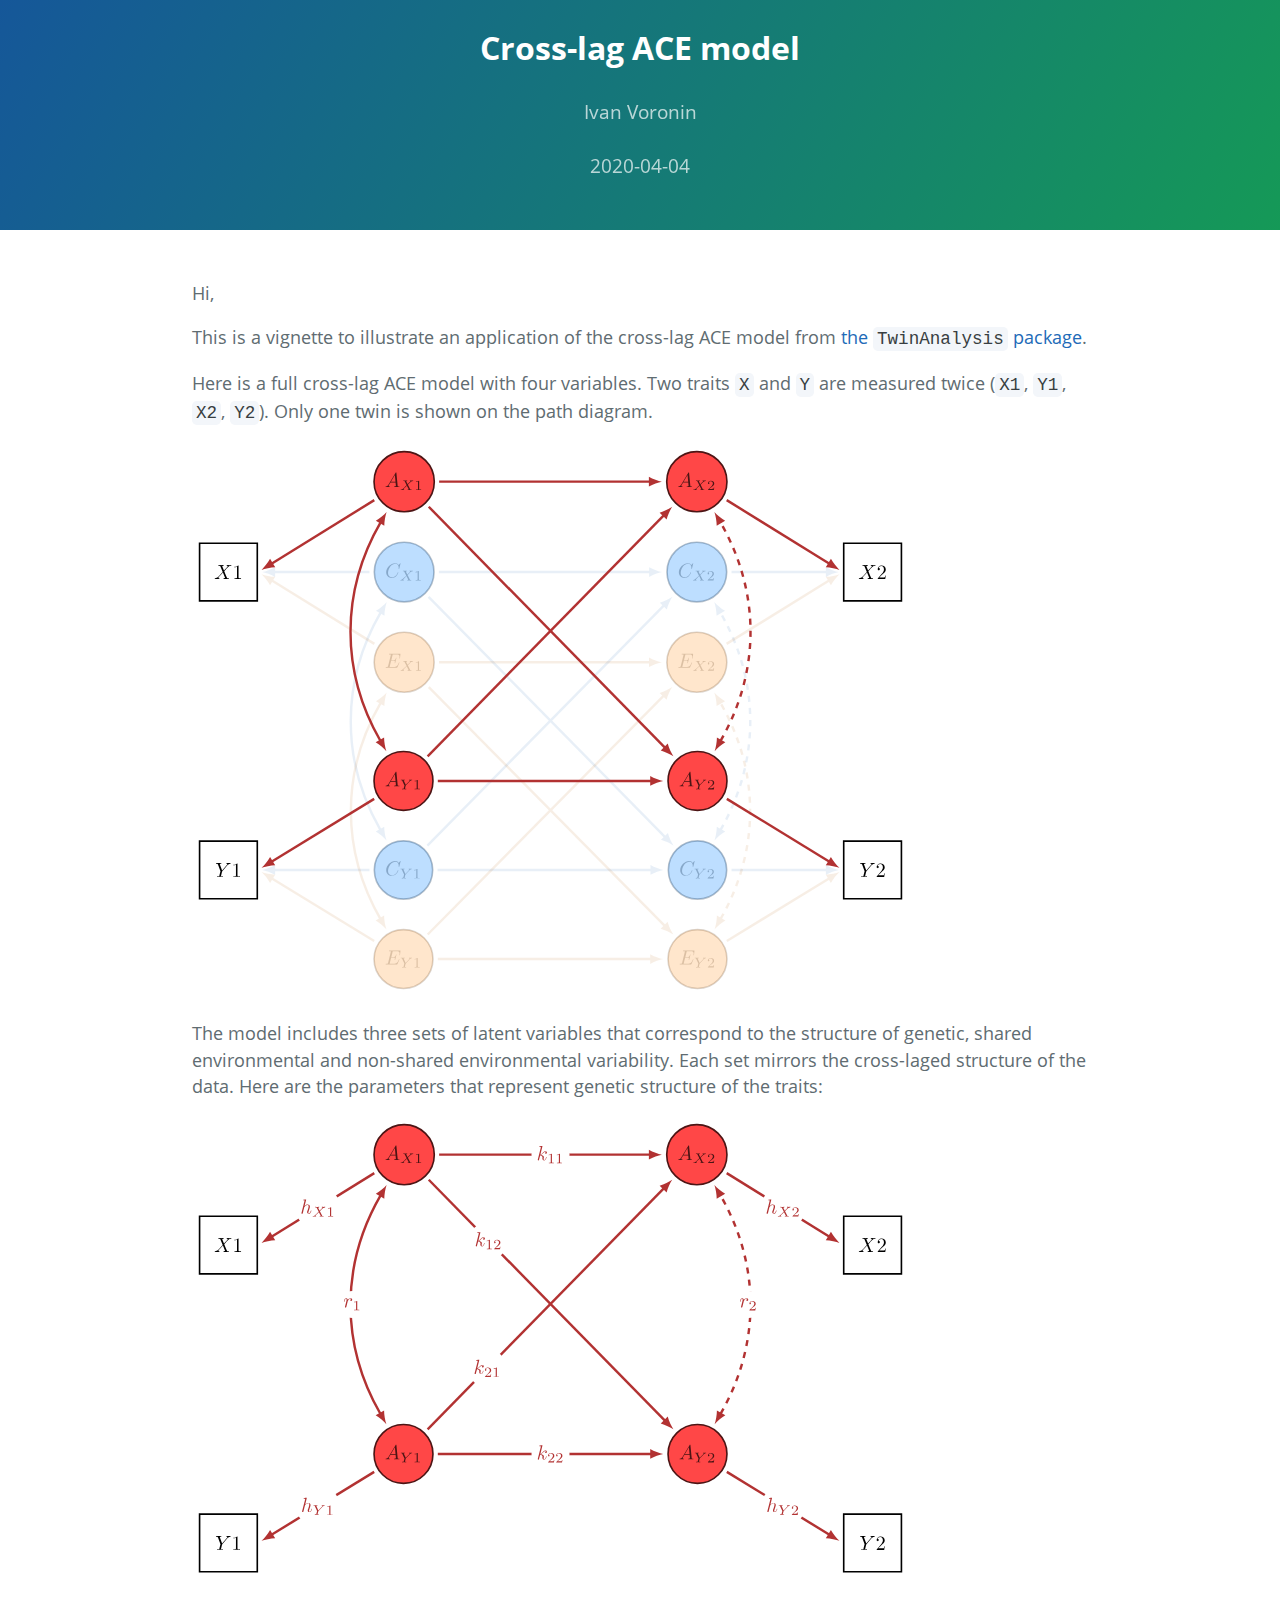
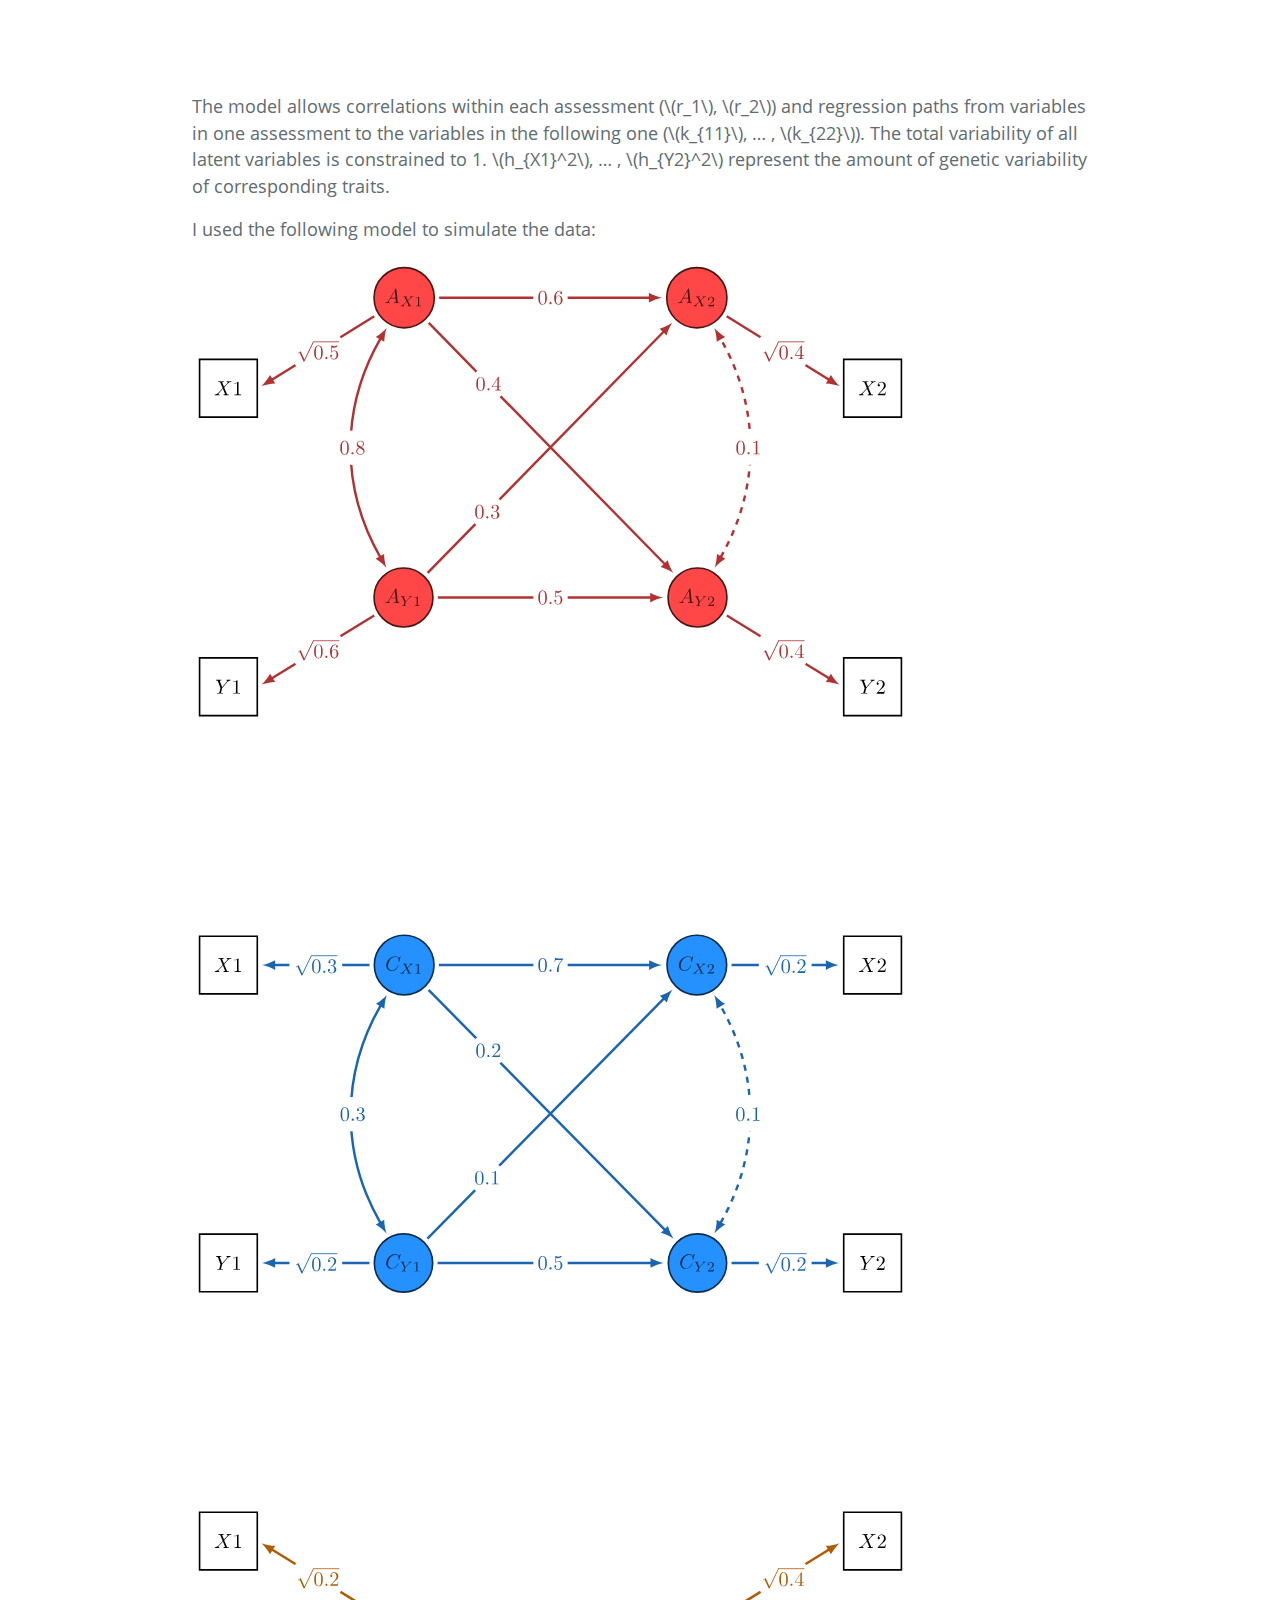
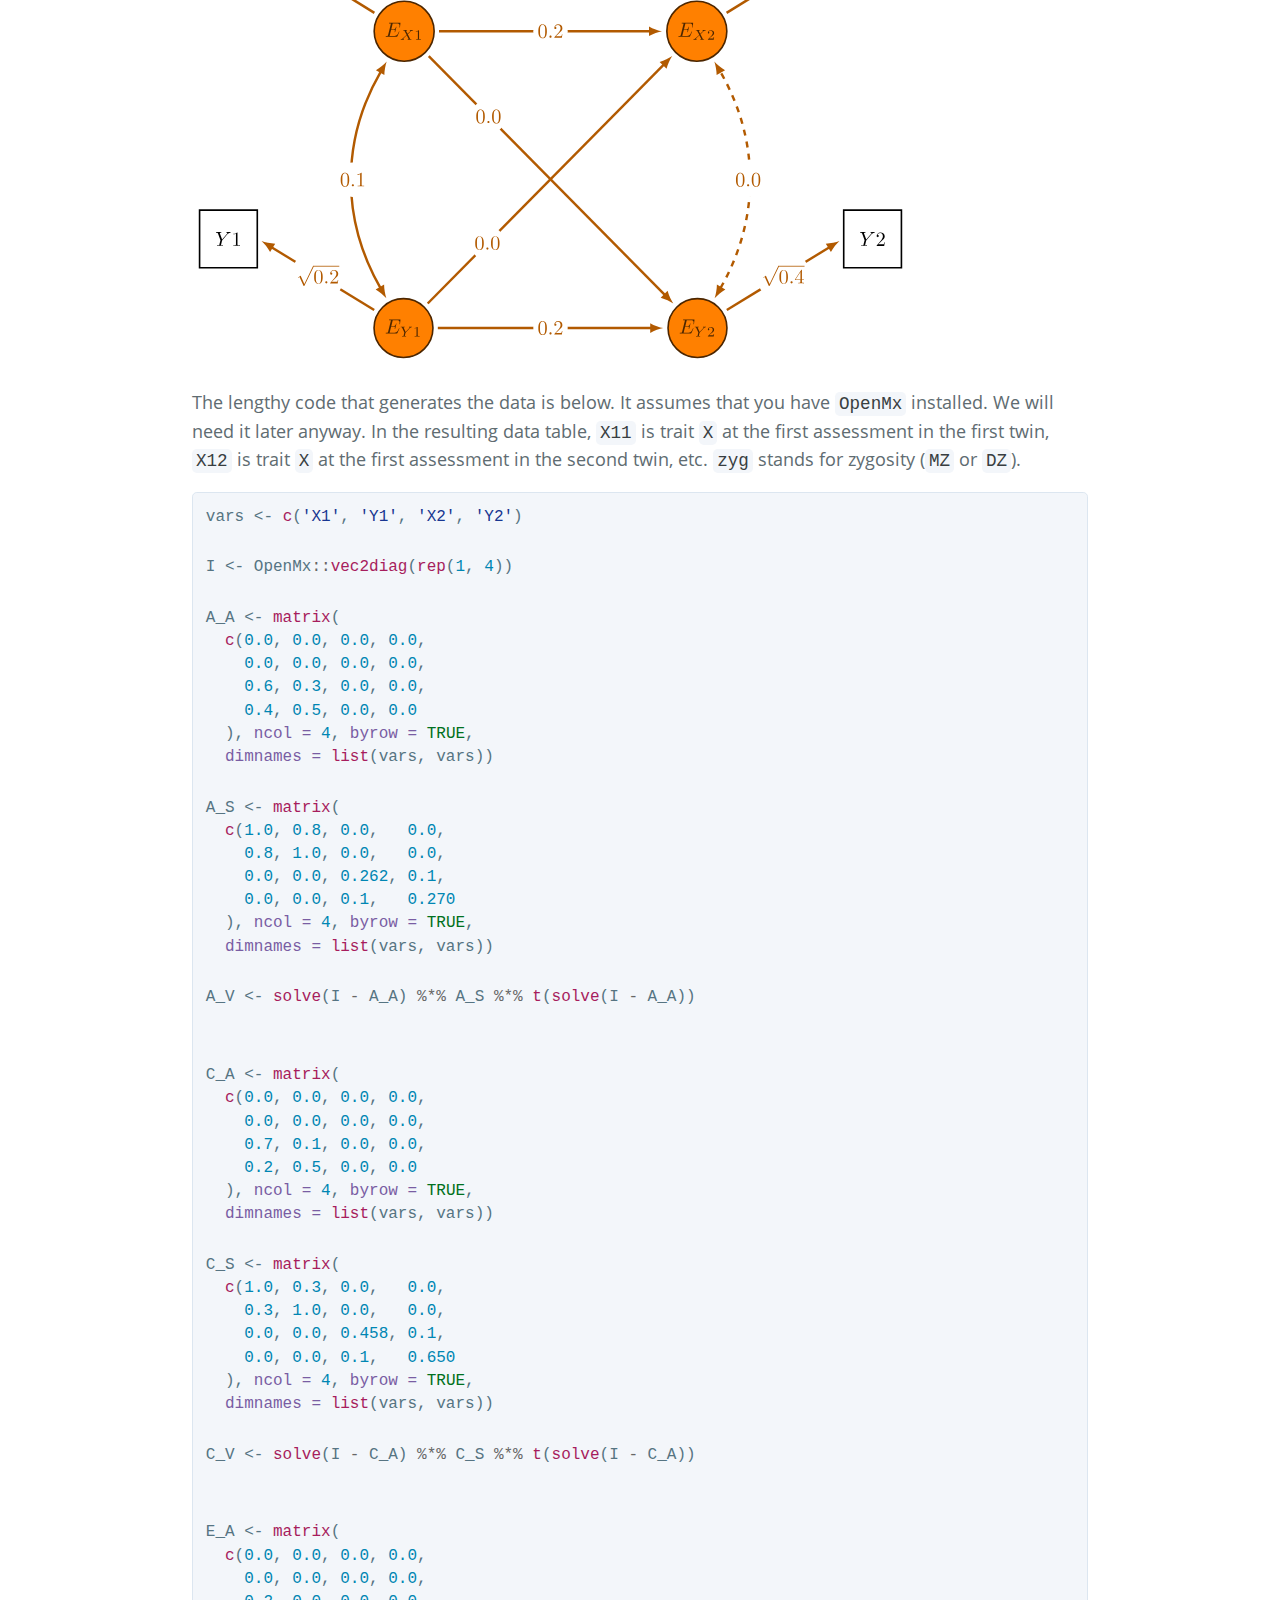
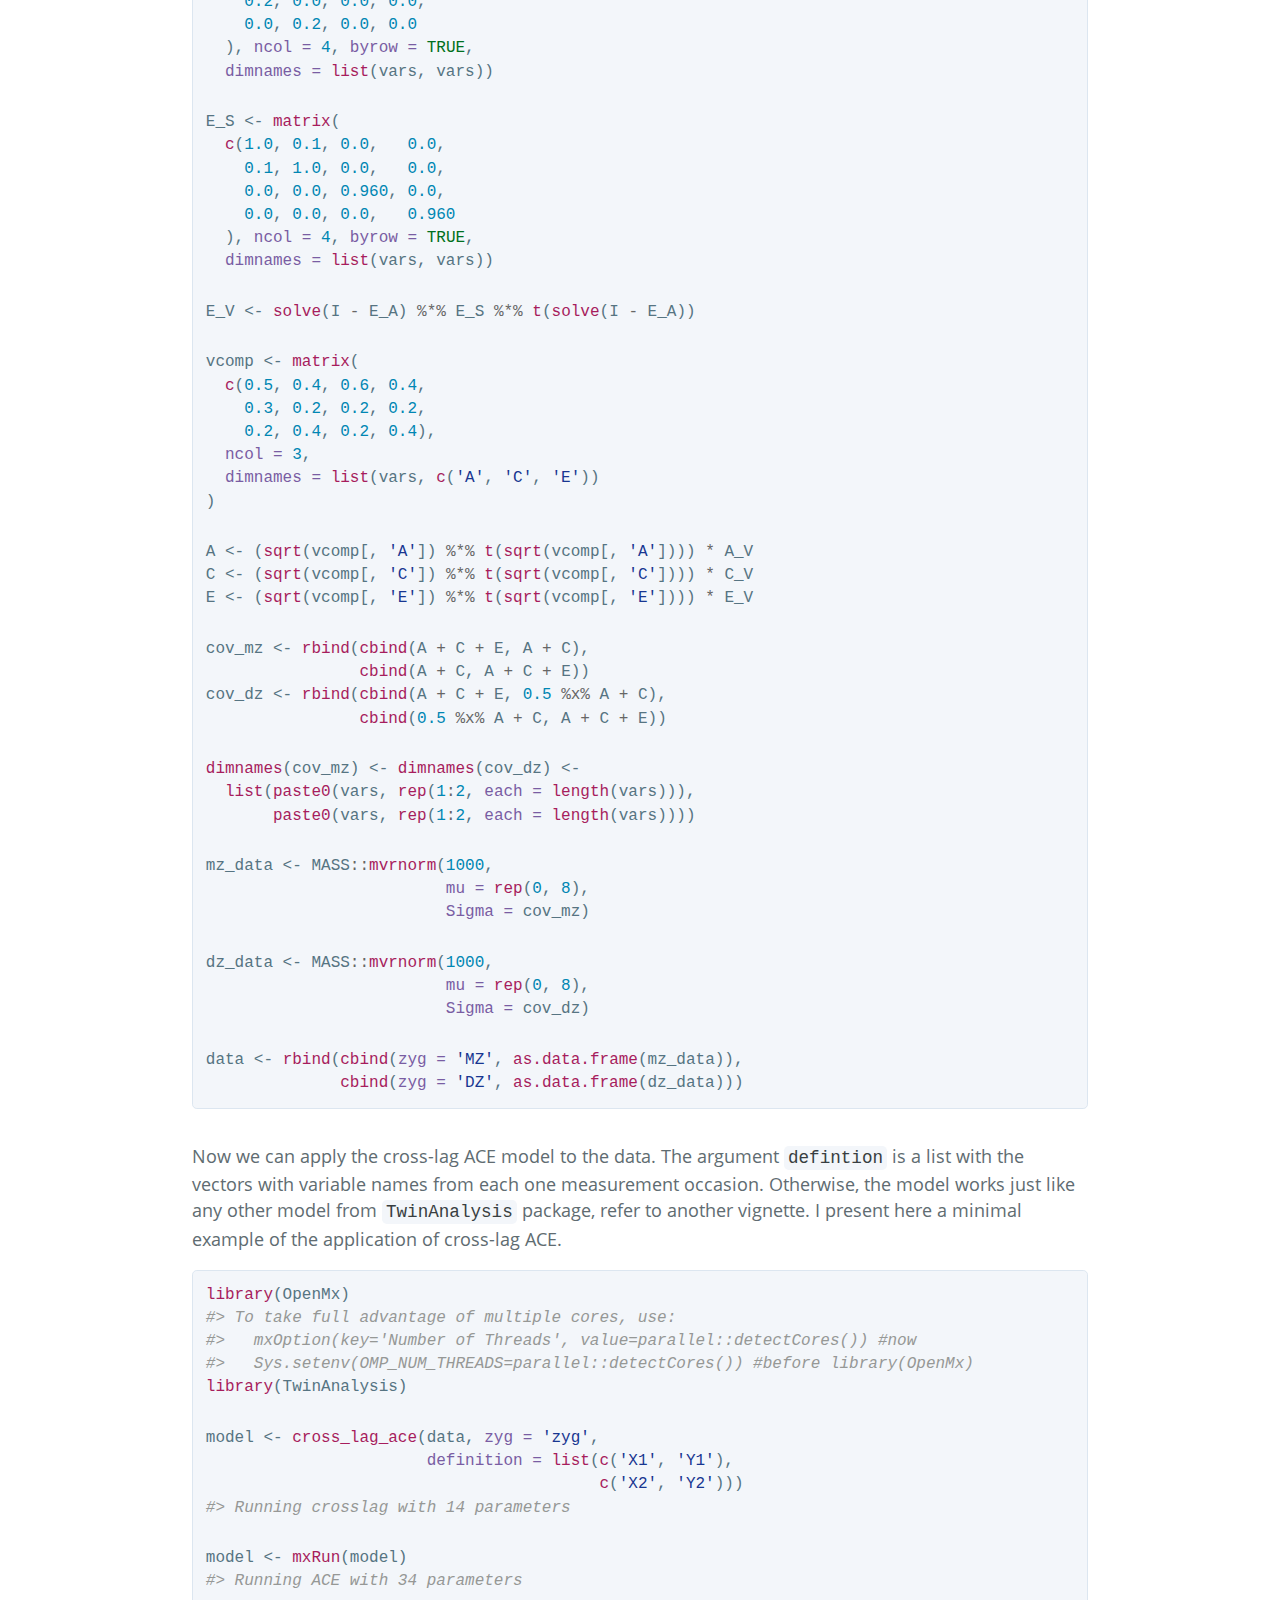
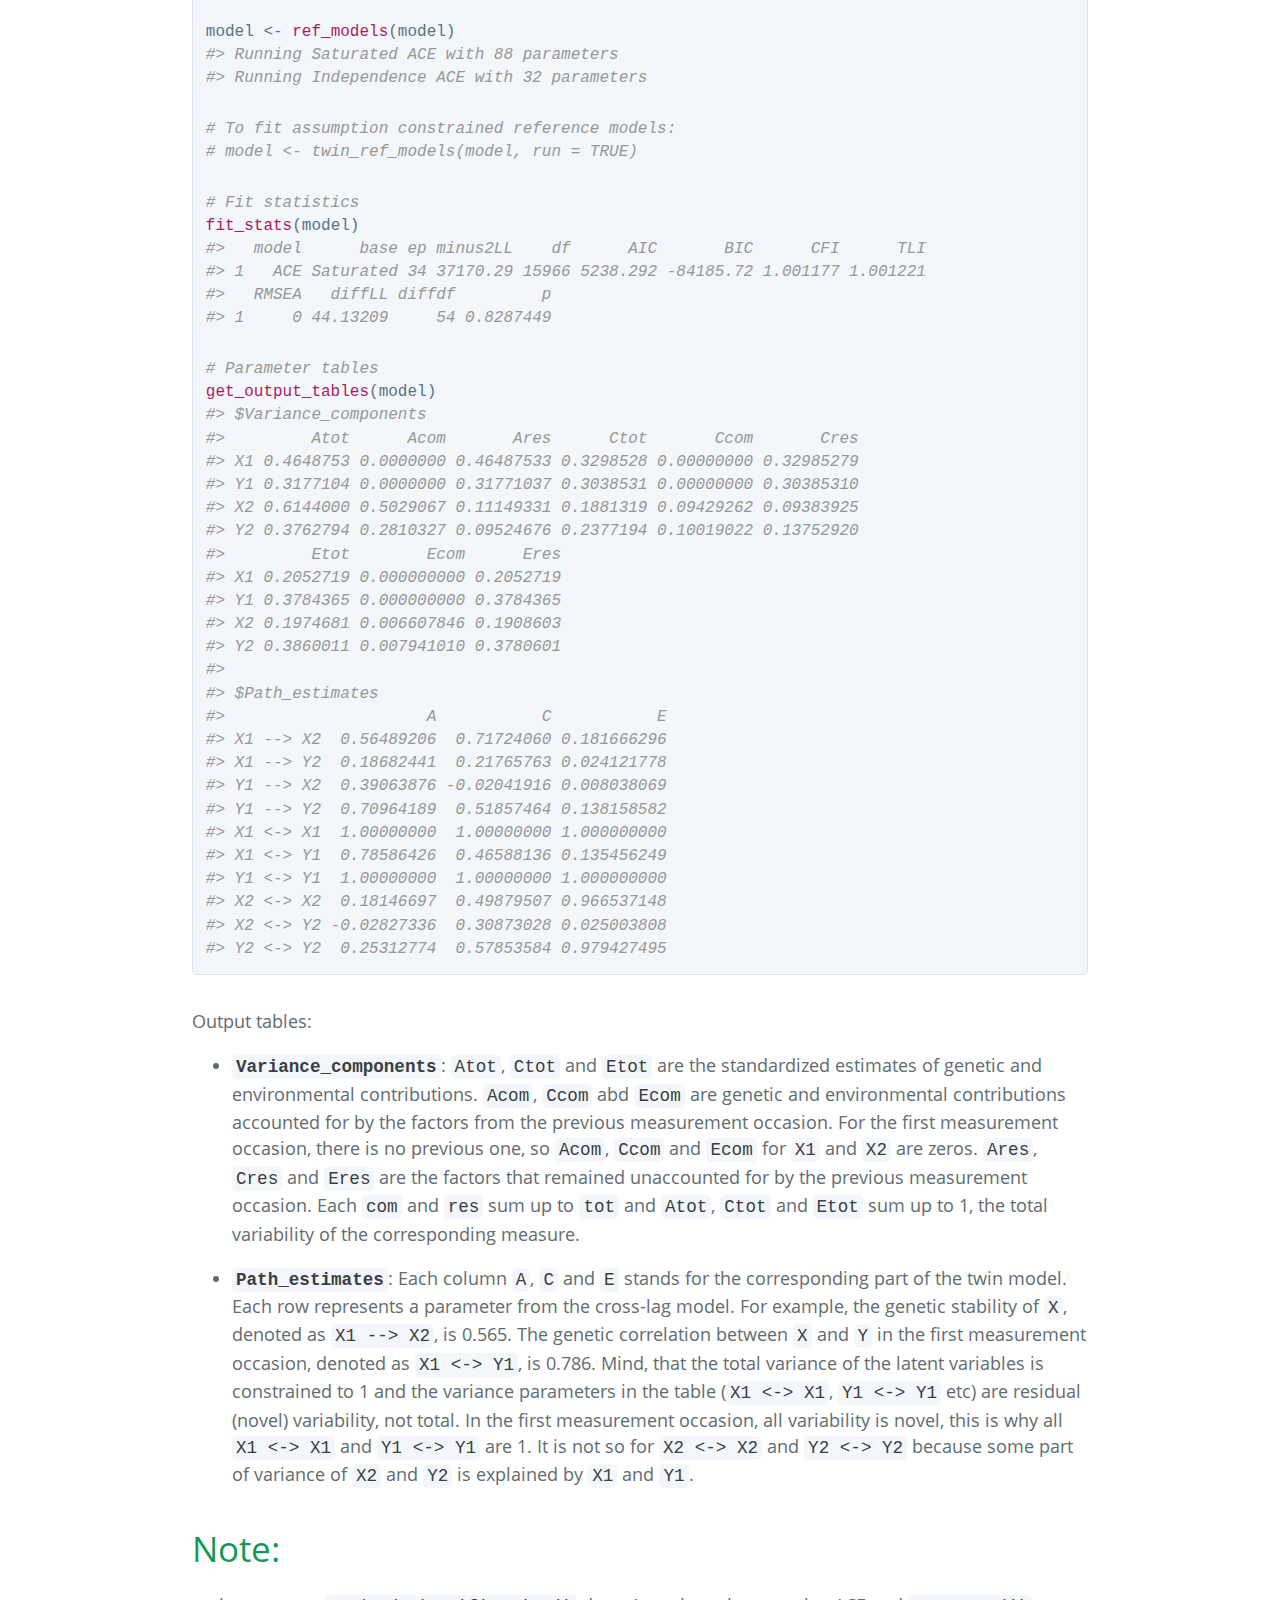
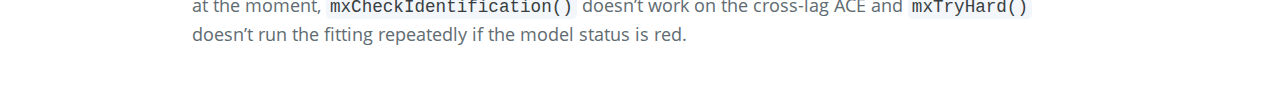
<file: docs/crosslag_ace.html>
<!DOCTYPE html>

<html xmlns="http://www.w3.org/1999/xhtml">

<head>

<meta charset="utf-8" />
<meta http-equiv="Content-Type" content="text/html; charset=utf-8" />
<meta name="generator" content="pandoc" />
<meta http-equiv="X-UA-Compatible" content="IE=EDGE" />

<meta name="viewport" content="width=device-width, initial-scale=1">

<meta name="author" content="Ivan Voronin" />

<meta name="date" content="2020-04-04" />

<title>Cross-lag ACE model</title>



<style type="text/css">code{white-space: pre;}</style>
<style type="text/css" data-origin="pandoc">
a.sourceLine { display: inline-block; line-height: 1.25; }
a.sourceLine { pointer-events: none; color: inherit; text-decoration: inherit; }
a.sourceLine:empty { height: 1.2em; }
.sourceCode { overflow: visible; }
code.sourceCode { white-space: pre; position: relative; }
div.sourceCode { margin: 1em 0; }
pre.sourceCode { margin: 0; }
@media screen {
div.sourceCode { overflow: auto; }
}
@media print {
code.sourceCode { white-space: pre-wrap; }
a.sourceLine { text-indent: -1em; padding-left: 1em; }
}
pre.numberSource a.sourceLine
  { position: relative; left: -4em; }
pre.numberSource a.sourceLine::before
  { content: attr(data-line-number);
    position: relative; left: -1em; text-align: right; vertical-align: baseline;
    border: none; pointer-events: all; display: inline-block;
    -webkit-touch-callout: none; -webkit-user-select: none;
    -khtml-user-select: none; -moz-user-select: none;
    -ms-user-select: none; user-select: none;
    padding: 0 4px; width: 4em;
    color: #aaaaaa;
  }
pre.numberSource { margin-left: 3em; border-left: 1px solid #aaaaaa;  padding-left: 4px; }
div.sourceCode
  {  }
@media screen {
a.sourceLine::before { text-decoration: underline; }
}
code span.al { color: #ff0000; font-weight: bold; } /* Alert */
code span.an { color: #60a0b0; font-weight: bold; font-style: italic; } /* Annotation */
code span.at { color: #7d9029; } /* Attribute */
code span.bn { color: #40a070; } /* BaseN */
code span.bu { } /* BuiltIn */
code span.cf { color: #007020; font-weight: bold; } /* ControlFlow */
code span.ch { color: #4070a0; } /* Char */
code span.cn { color: #880000; } /* Constant */
code span.co { color: #60a0b0; font-style: italic; } /* Comment */
code span.cv { color: #60a0b0; font-weight: bold; font-style: italic; } /* CommentVar */
code span.do { color: #ba2121; font-style: italic; } /* Documentation */
code span.dt { color: #902000; } /* DataType */
code span.dv { color: #40a070; } /* DecVal */
code span.er { color: #ff0000; font-weight: bold; } /* Error */
code span.ex { } /* Extension */
code span.fl { color: #40a070; } /* Float */
code span.fu { color: #06287e; } /* Function */
code span.im { } /* Import */
code span.in { color: #60a0b0; font-weight: bold; font-style: italic; } /* Information */
code span.kw { color: #007020; font-weight: bold; } /* Keyword */
code span.op { color: #666666; } /* Operator */
code span.ot { color: #007020; } /* Other */
code span.pp { color: #bc7a00; } /* Preprocessor */
code span.sc { color: #4070a0; } /* SpecialChar */
code span.ss { color: #bb6688; } /* SpecialString */
code span.st { color: #4070a0; } /* String */
code span.va { color: #19177c; } /* Variable */
code span.vs { color: #4070a0; } /* VerbatimString */
code span.wa { color: #60a0b0; font-weight: bold; font-style: italic; } /* Warning */

</style>
<script>
// apply pandoc div.sourceCode style to pre.sourceCode instead
(function() {
  var sheets = document.styleSheets;
  for (var i = 0; i < sheets.length; i++) {
    if (sheets[i].ownerNode.dataset["origin"] !== "pandoc") continue;
    try { var rules = sheets[i].cssRules; } catch (e) { continue; }
    for (var j = 0; j < rules.length; j++) {
      var rule = rules[j];
      // check if there is a div.sourceCode rule
      if (rule.type !== rule.STYLE_RULE || rule.selectorText !== "div.sourceCode") continue;
      var style = rule.style.cssText;
      // check if color or background-color is set
      if (rule.style.color === '' && rule.style.backgroundColor === '') continue;
      // replace div.sourceCode by a pre.sourceCode rule
      sheets[i].deleteRule(j);
      sheets[i].insertRule('pre.sourceCode{' + style + '}', j);
    }
  }
})();
</script>



<style type="text/css">@font-face{font-family:'Open Sans';font-style:normal;font-weight:400;src:local('Open Sans'),local(OpenSans),url([data-uri]) format("woff")}@font-face{font-family:'Open Sans';font-style:normal;font-weight:700;src:local('Open Sans Bold'),local(OpenSans-Bold),url([data-uri]) format("woff")}*{box-sizing:border-box}body{padding:0;margin:0;font-family:"Open Sans","Helvetica Neue",Helvetica,Arial,sans-serif;font-size:16px;line-height:1.5;color:#606c71}a{color:#1e6bb8;text-decoration:none}a:hover{text-decoration:underline}.page-header{color:#fff;text-align:center;background-color:#159957;background-image:linear-gradient(120deg,#155799,#159957);padding:1.5rem 2rem}.project-name{margin-top:0;margin-bottom:.1rem;font-size:2rem}.project-tagline{margin-bottom:2rem;font-weight:400;opacity:.7;font-size:1.5rem}.project-author,.project-date{font-weight:400;opacity:.7;font-size:1.2rem}@media screen and (max-width: 42em){.page-header{padding:1rem}.project-name{font-size:1.75rem}.project-tagline{font-size:1.2rem}.project-author,.project-date{font-size:1rem}}.main-content:first-child{margin-top:0}.main-content img{max-width:100%}.main-content h1,.main-content h2,.main-content h3,.main-content h4,.main-content h5,.main-content h6{margin-top:2rem;margin-bottom:1rem;font-weight:400;color:#159957}.main-content p{margin-bottom:1em}.main-content code{padding:2px 4px;font-family:Consolas,"Liberation Mono",Menlo,Courier,monospace;color:#383e41;background-color:#f3f6fa;border-radius:.3rem}.main-content pre{padding:.8rem;margin-top:0;margin-bottom:1rem;font:1rem Consolas,"Liberation Mono",Menlo,Courier,monospace;color:#567482;word-wrap:normal;background-color:#f3f6fa;border:solid 1px #dce6f0;border-radius:.3rem;line-height:1.45;overflow:auto}.main-content pre> code{padding:0;margin:0;font-size:1rem;color:#567482;word-break:normal;white-space:pre;background:transparent;border:0}.main-content pre code,.main-content pre tt{display:inline;padding:0;line-height:inherit;word-wrap:normal;background-color:transparent;border:0}.main-content pre code:before,.main-content pre code:after,.main-content pre tt:before,.main-content pre tt:after{content:normal}.main-content ul,.main-content ol{margin-top:0}.main-content blockquote{padding:0 1rem;margin-left:0;font-size:1.2rem;color:#819198;border-left:.3rem solid #dce6f0}.main-content blockquote>:first-child{margin-top:0}.main-content blockquote>:last-child{margin-bottom:0}.main-content table{width:100%;overflow:auto;word-break:normal;word-break:keep-all;border-collapse:collapse;border-spacing:0;margin:1rem 0}.main-content table th{font-weight:700;background-color:#4CAF50;color:#fff}.main-content table th,.main-content table td{padding:.5rem 1rem;border-bottom:1px solid #e9ebec;text-align:left}.main-content table tr:nth-child(odd){background-color:#f2f2f2}.main-content dl{padding:0}.main-content dl dt{padding:0;margin-top:1rem;font-size:1rem;font-weight:700}.main-content dl dd{padding:0;margin-bottom:1rem}.main-content hr{margin:1rem 0;border:0;height:1px;background:#aaa;background-image:linear-gradient(to right,#eee,#aaa,#eee)}.main-content,.toc{max-width:64rem;padding:2rem 4rem;margin:0 auto;font-size:1.1rem}.toc{padding-bottom:0}.toc ul{margin-bottom:0}@media screen and (min-width: 42em) and (max-width: 64em){.toc{padding:2rem 2rem 0}.main-content{padding:2rem}}@media screen and (max-width: 42em){.toc{padding:2rem 1rem 0;font-size:1rem}.main-content{padding:2rem 1rem;font-size:1rem}.main-content pre,.main-content pre> code{font-size:.9rem}.main-content blockquote{font-size:1.1rem}}.site-footer{padding-top:2rem;margin-top:2rem;border-top:solid 1px #eff0f1;font-size:1rem}.site-footer-owner{display:block;font-weight:700}.site-footer-credits{color:#819198}
code span.kw { color: #a71d5d; font-weight: normal; } 
code span.dt { color: #795da3; } 
code span.dv { color: #0086b3; } 
code span.bn { color: #0086b3; } 
code span.fl { color: #0086b3; } 
code span.ch { color: #4070a0; } 
code span.st { color: #183691; } 
code span.co { color: #969896; font-style: italic; } 
code span.ot { color: #007020; } 
</style>





</head>

<body>




<section class="page-header">
<h1 class="title toc-ignore project-name">Cross-lag ACE model</h1>
<h4 class="author project-author">Ivan Voronin</h4>
<h4 class="date project-date">2020-04-04</h4>
</section>



<section class="main-content">
<p>Hi,</p>
<p>This is a vignette to illustrate an application of the cross-lag ACE model from <a href="https://ivanvoronin.github.io/TwinAnalysis/">the <code>TwinAnalysis</code> package</a>.</p>
<p>Here is a full cross-lag ACE model with four variables. Two traits <code>X</code> and <code>Y</code> are measured twice (<code>X1</code>, <code>Y1</code>, <code>X2</code>, <code>Y2</code>). Only one twin is shown on the path diagram.</p>
<p><img src="[data-uri]" style="width:80.0%" /></p>
<p>The model includes three sets of latent variables that correspond to the structure of genetic, shared environmental and non-shared environmental variability. Each set mirrors the cross-laged structure of the data. Here are the parameters that represent genetic structure of the traits:</p>
<p><img src="[data-uri]" style="width:80.0%" /></p>
<p>The model allows correlations within each assessment (<span class="math inline">\(r_1\)</span>, <span class="math inline">\(r_2\)</span>) and regression paths from variables in one assessment to the variables in the following one (<span class="math inline">\(k_{11}\)</span>, … , <span class="math inline">\(k_{22}\)</span>). The total variability of all latent variables is constrained to 1. <span class="math inline">\(h_{X1}^2\)</span>, … , <span class="math inline">\(h_{Y2}^2\)</span> represent the amount of genetic variability of corresponding traits.</p>
<p>I used the following model to simulate the data:</p>
<p><img src="[data-uri]" style="width:80.0%" /></p>
<p><img src="[data-uri]" style="width:80.0%" /></p>
<p><img src="[data-uri]" style="width:80.0%" /></p>
<p>The lengthy code that generates the data is below. It assumes that you have <code>OpenMx</code> installed. We will need it later anyway. In the resulting data table, <code>X11</code> is trait <code>X</code> at the first assessment in the first twin, <code>X12</code> is trait <code>X</code> at the first assessment in the second twin, etc. <code>zyg</code> stands for zygosity (<code>MZ</code> or <code>DZ</code>).</p>
<div class="sourceCode" id="cb1"><pre class="sourceCode r"><code class="sourceCode r"><a class="sourceLine" id="cb1-1" data-line-number="1">vars &lt;-<span class="st"> </span><span class="kw">c</span>(<span class="st">'X1'</span>, <span class="st">'Y1'</span>, <span class="st">'X2'</span>, <span class="st">'Y2'</span>)</a>
<a class="sourceLine" id="cb1-2" data-line-number="2"></a>
<a class="sourceLine" id="cb1-3" data-line-number="3">I &lt;-<span class="st"> </span>OpenMx<span class="op">::</span><span class="kw">vec2diag</span>(<span class="kw">rep</span>(<span class="dv">1</span>, <span class="dv">4</span>))</a>
<a class="sourceLine" id="cb1-4" data-line-number="4"></a>
<a class="sourceLine" id="cb1-5" data-line-number="5">A_A &lt;-<span class="st"> </span><span class="kw">matrix</span>(</a>
<a class="sourceLine" id="cb1-6" data-line-number="6">  <span class="kw">c</span>(<span class="fl">0.0</span>, <span class="fl">0.0</span>, <span class="fl">0.0</span>, <span class="fl">0.0</span>,</a>
<a class="sourceLine" id="cb1-7" data-line-number="7">    <span class="fl">0.0</span>, <span class="fl">0.0</span>, <span class="fl">0.0</span>, <span class="fl">0.0</span>,</a>
<a class="sourceLine" id="cb1-8" data-line-number="8">    <span class="fl">0.6</span>, <span class="fl">0.3</span>, <span class="fl">0.0</span>, <span class="fl">0.0</span>,</a>
<a class="sourceLine" id="cb1-9" data-line-number="9">    <span class="fl">0.4</span>, <span class="fl">0.5</span>, <span class="fl">0.0</span>, <span class="fl">0.0</span></a>
<a class="sourceLine" id="cb1-10" data-line-number="10">  ), <span class="dt">ncol =</span> <span class="dv">4</span>, <span class="dt">byrow =</span> <span class="ot">TRUE</span>,</a>
<a class="sourceLine" id="cb1-11" data-line-number="11">  <span class="dt">dimnames =</span> <span class="kw">list</span>(vars, vars))</a>
<a class="sourceLine" id="cb1-12" data-line-number="12"></a>
<a class="sourceLine" id="cb1-13" data-line-number="13">A_S &lt;-<span class="st"> </span><span class="kw">matrix</span>(</a>
<a class="sourceLine" id="cb1-14" data-line-number="14">  <span class="kw">c</span>(<span class="fl">1.0</span>, <span class="fl">0.8</span>, <span class="fl">0.0</span>,   <span class="fl">0.0</span>,</a>
<a class="sourceLine" id="cb1-15" data-line-number="15">    <span class="fl">0.8</span>, <span class="fl">1.0</span>, <span class="fl">0.0</span>,   <span class="fl">0.0</span>,</a>
<a class="sourceLine" id="cb1-16" data-line-number="16">    <span class="fl">0.0</span>, <span class="fl">0.0</span>, <span class="fl">0.262</span>, <span class="fl">0.1</span>,</a>
<a class="sourceLine" id="cb1-17" data-line-number="17">    <span class="fl">0.0</span>, <span class="fl">0.0</span>, <span class="fl">0.1</span>,   <span class="fl">0.270</span></a>
<a class="sourceLine" id="cb1-18" data-line-number="18">  ), <span class="dt">ncol =</span> <span class="dv">4</span>, <span class="dt">byrow =</span> <span class="ot">TRUE</span>,</a>
<a class="sourceLine" id="cb1-19" data-line-number="19">  <span class="dt">dimnames =</span> <span class="kw">list</span>(vars, vars))</a>
<a class="sourceLine" id="cb1-20" data-line-number="20"></a>
<a class="sourceLine" id="cb1-21" data-line-number="21">A_V &lt;-<span class="st"> </span><span class="kw">solve</span>(I <span class="op">-</span><span class="st"> </span>A_A) <span class="op">%*%</span><span class="st"> </span>A_S <span class="op">%*%</span><span class="st"> </span><span class="kw">t</span>(<span class="kw">solve</span>(I <span class="op">-</span><span class="st"> </span>A_A))</a>
<a class="sourceLine" id="cb1-22" data-line-number="22"></a>
<a class="sourceLine" id="cb1-23" data-line-number="23"></a>
<a class="sourceLine" id="cb1-24" data-line-number="24">C_A &lt;-<span class="st"> </span><span class="kw">matrix</span>(</a>
<a class="sourceLine" id="cb1-25" data-line-number="25">  <span class="kw">c</span>(<span class="fl">0.0</span>, <span class="fl">0.0</span>, <span class="fl">0.0</span>, <span class="fl">0.0</span>,</a>
<a class="sourceLine" id="cb1-26" data-line-number="26">    <span class="fl">0.0</span>, <span class="fl">0.0</span>, <span class="fl">0.0</span>, <span class="fl">0.0</span>,</a>
<a class="sourceLine" id="cb1-27" data-line-number="27">    <span class="fl">0.7</span>, <span class="fl">0.1</span>, <span class="fl">0.0</span>, <span class="fl">0.0</span>,</a>
<a class="sourceLine" id="cb1-28" data-line-number="28">    <span class="fl">0.2</span>, <span class="fl">0.5</span>, <span class="fl">0.0</span>, <span class="fl">0.0</span></a>
<a class="sourceLine" id="cb1-29" data-line-number="29">  ), <span class="dt">ncol =</span> <span class="dv">4</span>, <span class="dt">byrow =</span> <span class="ot">TRUE</span>,</a>
<a class="sourceLine" id="cb1-30" data-line-number="30">  <span class="dt">dimnames =</span> <span class="kw">list</span>(vars, vars))</a>
<a class="sourceLine" id="cb1-31" data-line-number="31"></a>
<a class="sourceLine" id="cb1-32" data-line-number="32">C_S &lt;-<span class="st"> </span><span class="kw">matrix</span>(</a>
<a class="sourceLine" id="cb1-33" data-line-number="33">  <span class="kw">c</span>(<span class="fl">1.0</span>, <span class="fl">0.3</span>, <span class="fl">0.0</span>,   <span class="fl">0.0</span>,</a>
<a class="sourceLine" id="cb1-34" data-line-number="34">    <span class="fl">0.3</span>, <span class="fl">1.0</span>, <span class="fl">0.0</span>,   <span class="fl">0.0</span>,</a>
<a class="sourceLine" id="cb1-35" data-line-number="35">    <span class="fl">0.0</span>, <span class="fl">0.0</span>, <span class="fl">0.458</span>, <span class="fl">0.1</span>,</a>
<a class="sourceLine" id="cb1-36" data-line-number="36">    <span class="fl">0.0</span>, <span class="fl">0.0</span>, <span class="fl">0.1</span>,   <span class="fl">0.650</span></a>
<a class="sourceLine" id="cb1-37" data-line-number="37">  ), <span class="dt">ncol =</span> <span class="dv">4</span>, <span class="dt">byrow =</span> <span class="ot">TRUE</span>,</a>
<a class="sourceLine" id="cb1-38" data-line-number="38">  <span class="dt">dimnames =</span> <span class="kw">list</span>(vars, vars))</a>
<a class="sourceLine" id="cb1-39" data-line-number="39"></a>
<a class="sourceLine" id="cb1-40" data-line-number="40">C_V &lt;-<span class="st"> </span><span class="kw">solve</span>(I <span class="op">-</span><span class="st"> </span>C_A) <span class="op">%*%</span><span class="st"> </span>C_S <span class="op">%*%</span><span class="st"> </span><span class="kw">t</span>(<span class="kw">solve</span>(I <span class="op">-</span><span class="st"> </span>C_A))</a>
<a class="sourceLine" id="cb1-41" data-line-number="41"></a>
<a class="sourceLine" id="cb1-42" data-line-number="42"></a>
<a class="sourceLine" id="cb1-43" data-line-number="43">E_A &lt;-<span class="st"> </span><span class="kw">matrix</span>(</a>
<a class="sourceLine" id="cb1-44" data-line-number="44">  <span class="kw">c</span>(<span class="fl">0.0</span>, <span class="fl">0.0</span>, <span class="fl">0.0</span>, <span class="fl">0.0</span>,</a>
<a class="sourceLine" id="cb1-45" data-line-number="45">    <span class="fl">0.0</span>, <span class="fl">0.0</span>, <span class="fl">0.0</span>, <span class="fl">0.0</span>,</a>
<a class="sourceLine" id="cb1-46" data-line-number="46">    <span class="fl">0.2</span>, <span class="fl">0.0</span>, <span class="fl">0.0</span>, <span class="fl">0.0</span>,</a>
<a class="sourceLine" id="cb1-47" data-line-number="47">    <span class="fl">0.0</span>, <span class="fl">0.2</span>, <span class="fl">0.0</span>, <span class="fl">0.0</span></a>
<a class="sourceLine" id="cb1-48" data-line-number="48">  ), <span class="dt">ncol =</span> <span class="dv">4</span>, <span class="dt">byrow =</span> <span class="ot">TRUE</span>,</a>
<a class="sourceLine" id="cb1-49" data-line-number="49">  <span class="dt">dimnames =</span> <span class="kw">list</span>(vars, vars))</a>
<a class="sourceLine" id="cb1-50" data-line-number="50"></a>
<a class="sourceLine" id="cb1-51" data-line-number="51">E_S &lt;-<span class="st"> </span><span class="kw">matrix</span>(</a>
<a class="sourceLine" id="cb1-52" data-line-number="52">  <span class="kw">c</span>(<span class="fl">1.0</span>, <span class="fl">0.1</span>, <span class="fl">0.0</span>,   <span class="fl">0.0</span>,</a>
<a class="sourceLine" id="cb1-53" data-line-number="53">    <span class="fl">0.1</span>, <span class="fl">1.0</span>, <span class="fl">0.0</span>,   <span class="fl">0.0</span>,</a>
<a class="sourceLine" id="cb1-54" data-line-number="54">    <span class="fl">0.0</span>, <span class="fl">0.0</span>, <span class="fl">0.960</span>, <span class="fl">0.0</span>,</a>
<a class="sourceLine" id="cb1-55" data-line-number="55">    <span class="fl">0.0</span>, <span class="fl">0.0</span>, <span class="fl">0.0</span>,   <span class="fl">0.960</span></a>
<a class="sourceLine" id="cb1-56" data-line-number="56">  ), <span class="dt">ncol =</span> <span class="dv">4</span>, <span class="dt">byrow =</span> <span class="ot">TRUE</span>,</a>
<a class="sourceLine" id="cb1-57" data-line-number="57">  <span class="dt">dimnames =</span> <span class="kw">list</span>(vars, vars))</a>
<a class="sourceLine" id="cb1-58" data-line-number="58"></a>
<a class="sourceLine" id="cb1-59" data-line-number="59">E_V &lt;-<span class="st"> </span><span class="kw">solve</span>(I <span class="op">-</span><span class="st"> </span>E_A) <span class="op">%*%</span><span class="st"> </span>E_S <span class="op">%*%</span><span class="st"> </span><span class="kw">t</span>(<span class="kw">solve</span>(I <span class="op">-</span><span class="st"> </span>E_A))</a>
<a class="sourceLine" id="cb1-60" data-line-number="60"></a>
<a class="sourceLine" id="cb1-61" data-line-number="61">vcomp &lt;-<span class="st"> </span><span class="kw">matrix</span>(</a>
<a class="sourceLine" id="cb1-62" data-line-number="62">  <span class="kw">c</span>(<span class="fl">0.5</span>, <span class="fl">0.4</span>, <span class="fl">0.6</span>, <span class="fl">0.4</span>,</a>
<a class="sourceLine" id="cb1-63" data-line-number="63">    <span class="fl">0.3</span>, <span class="fl">0.2</span>, <span class="fl">0.2</span>, <span class="fl">0.2</span>,</a>
<a class="sourceLine" id="cb1-64" data-line-number="64">    <span class="fl">0.2</span>, <span class="fl">0.4</span>, <span class="fl">0.2</span>, <span class="fl">0.4</span>),</a>
<a class="sourceLine" id="cb1-65" data-line-number="65">  <span class="dt">ncol =</span> <span class="dv">3</span>,</a>
<a class="sourceLine" id="cb1-66" data-line-number="66">  <span class="dt">dimnames =</span> <span class="kw">list</span>(vars, <span class="kw">c</span>(<span class="st">'A'</span>, <span class="st">'C'</span>, <span class="st">'E'</span>))</a>
<a class="sourceLine" id="cb1-67" data-line-number="67">)</a>
<a class="sourceLine" id="cb1-68" data-line-number="68"></a>
<a class="sourceLine" id="cb1-69" data-line-number="69">A &lt;-<span class="st"> </span>(<span class="kw">sqrt</span>(vcomp[, <span class="st">'A'</span>]) <span class="op">%*%</span><span class="st"> </span><span class="kw">t</span>(<span class="kw">sqrt</span>(vcomp[, <span class="st">'A'</span>]))) <span class="op">*</span><span class="st"> </span>A_V </a>
<a class="sourceLine" id="cb1-70" data-line-number="70">C &lt;-<span class="st"> </span>(<span class="kw">sqrt</span>(vcomp[, <span class="st">'C'</span>]) <span class="op">%*%</span><span class="st"> </span><span class="kw">t</span>(<span class="kw">sqrt</span>(vcomp[, <span class="st">'C'</span>]))) <span class="op">*</span><span class="st"> </span>C_V</a>
<a class="sourceLine" id="cb1-71" data-line-number="71">E &lt;-<span class="st"> </span>(<span class="kw">sqrt</span>(vcomp[, <span class="st">'E'</span>]) <span class="op">%*%</span><span class="st"> </span><span class="kw">t</span>(<span class="kw">sqrt</span>(vcomp[, <span class="st">'E'</span>]))) <span class="op">*</span><span class="st"> </span>E_V</a>
<a class="sourceLine" id="cb1-72" data-line-number="72"></a>
<a class="sourceLine" id="cb1-73" data-line-number="73">cov_mz &lt;-<span class="st"> </span><span class="kw">rbind</span>(<span class="kw">cbind</span>(A <span class="op">+</span><span class="st"> </span>C <span class="op">+</span><span class="st"> </span>E, A <span class="op">+</span><span class="st"> </span>C),</a>
<a class="sourceLine" id="cb1-74" data-line-number="74">                <span class="kw">cbind</span>(A <span class="op">+</span><span class="st"> </span>C, A <span class="op">+</span><span class="st"> </span>C <span class="op">+</span><span class="st"> </span>E))</a>
<a class="sourceLine" id="cb1-75" data-line-number="75">cov_dz &lt;-<span class="st"> </span><span class="kw">rbind</span>(<span class="kw">cbind</span>(A <span class="op">+</span><span class="st"> </span>C <span class="op">+</span><span class="st"> </span>E, <span class="fl">0.5</span> <span class="op">%x%</span><span class="st"> </span>A <span class="op">+</span><span class="st"> </span>C),</a>
<a class="sourceLine" id="cb1-76" data-line-number="76">                <span class="kw">cbind</span>(<span class="fl">0.5</span> <span class="op">%x%</span><span class="st"> </span>A <span class="op">+</span><span class="st"> </span>C, A <span class="op">+</span><span class="st"> </span>C <span class="op">+</span><span class="st"> </span>E))</a>
<a class="sourceLine" id="cb1-77" data-line-number="77"></a>
<a class="sourceLine" id="cb1-78" data-line-number="78"><span class="kw">dimnames</span>(cov_mz) &lt;-<span class="st"> </span><span class="kw">dimnames</span>(cov_dz) &lt;-<span class="st"> </span></a>
<a class="sourceLine" id="cb1-79" data-line-number="79"><span class="st">  </span><span class="kw">list</span>(<span class="kw">paste0</span>(vars, <span class="kw">rep</span>(<span class="dv">1</span><span class="op">:</span><span class="dv">2</span>, <span class="dt">each =</span> <span class="kw">length</span>(vars))), </a>
<a class="sourceLine" id="cb1-80" data-line-number="80">       <span class="kw">paste0</span>(vars, <span class="kw">rep</span>(<span class="dv">1</span><span class="op">:</span><span class="dv">2</span>, <span class="dt">each =</span> <span class="kw">length</span>(vars))))</a>
<a class="sourceLine" id="cb1-81" data-line-number="81"></a>
<a class="sourceLine" id="cb1-82" data-line-number="82">mz_data &lt;-<span class="st"> </span>MASS<span class="op">::</span><span class="kw">mvrnorm</span>(<span class="dv">1000</span>, </a>
<a class="sourceLine" id="cb1-83" data-line-number="83">                         <span class="dt">mu =</span> <span class="kw">rep</span>(<span class="dv">0</span>, <span class="dv">8</span>),</a>
<a class="sourceLine" id="cb1-84" data-line-number="84">                         <span class="dt">Sigma =</span> cov_mz)</a>
<a class="sourceLine" id="cb1-85" data-line-number="85"></a>
<a class="sourceLine" id="cb1-86" data-line-number="86">dz_data &lt;-<span class="st"> </span>MASS<span class="op">::</span><span class="kw">mvrnorm</span>(<span class="dv">1000</span>, </a>
<a class="sourceLine" id="cb1-87" data-line-number="87">                         <span class="dt">mu =</span> <span class="kw">rep</span>(<span class="dv">0</span>, <span class="dv">8</span>),</a>
<a class="sourceLine" id="cb1-88" data-line-number="88">                         <span class="dt">Sigma =</span> cov_dz)</a>
<a class="sourceLine" id="cb1-89" data-line-number="89"></a>
<a class="sourceLine" id="cb1-90" data-line-number="90">data &lt;-<span class="st"> </span><span class="kw">rbind</span>(<span class="kw">cbind</span>(<span class="dt">zyg =</span> <span class="st">'MZ'</span>, <span class="kw">as.data.frame</span>(mz_data)),</a>
<a class="sourceLine" id="cb1-91" data-line-number="91">              <span class="kw">cbind</span>(<span class="dt">zyg =</span> <span class="st">'DZ'</span>, <span class="kw">as.data.frame</span>(dz_data)))</a></code></pre></div>
<p>Now we can apply the cross-lag ACE model to the data. The argument <code>defintion</code> is a list with the vectors with variable names from each one measurement occasion. Otherwise, the model works just like any other model from <code>TwinAnalysis</code> package, refer to another vignette. I present here a minimal example of the application of cross-lag ACE.</p>
<div class="sourceCode" id="cb2"><pre class="sourceCode r"><code class="sourceCode r"><a class="sourceLine" id="cb2-1" data-line-number="1"><span class="kw">library</span>(OpenMx)</a>
<a class="sourceLine" id="cb2-2" data-line-number="2"><span class="co">#&gt; To take full advantage of multiple cores, use:</span></a>
<a class="sourceLine" id="cb2-3" data-line-number="3"><span class="co">#&gt;   mxOption(key='Number of Threads', value=parallel::detectCores()) #now</span></a>
<a class="sourceLine" id="cb2-4" data-line-number="4"><span class="co">#&gt;   Sys.setenv(OMP_NUM_THREADS=parallel::detectCores()) #before library(OpenMx)</span></a>
<a class="sourceLine" id="cb2-5" data-line-number="5"><span class="kw">library</span>(TwinAnalysis)</a>
<a class="sourceLine" id="cb2-6" data-line-number="6"></a>
<a class="sourceLine" id="cb2-7" data-line-number="7">model &lt;-<span class="st"> </span><span class="kw">cross_lag_ace</span>(data, <span class="dt">zyg =</span> <span class="st">'zyg'</span>,</a>
<a class="sourceLine" id="cb2-8" data-line-number="8">                       <span class="dt">definition =</span> <span class="kw">list</span>(<span class="kw">c</span>(<span class="st">'X1'</span>, <span class="st">'Y1'</span>),</a>
<a class="sourceLine" id="cb2-9" data-line-number="9">                                         <span class="kw">c</span>(<span class="st">'X2'</span>, <span class="st">'Y2'</span>)))</a>
<a class="sourceLine" id="cb2-10" data-line-number="10"><span class="co">#&gt; Running crosslag with 14 parameters</span></a>
<a class="sourceLine" id="cb2-11" data-line-number="11"></a>
<a class="sourceLine" id="cb2-12" data-line-number="12">model &lt;-<span class="st"> </span><span class="kw">mxRun</span>(model)</a>
<a class="sourceLine" id="cb2-13" data-line-number="13"><span class="co">#&gt; Running ACE with 34 parameters</span></a>
<a class="sourceLine" id="cb2-14" data-line-number="14"></a>
<a class="sourceLine" id="cb2-15" data-line-number="15">model &lt;-<span class="st"> </span><span class="kw">ref_models</span>(model)</a>
<a class="sourceLine" id="cb2-16" data-line-number="16"><span class="co">#&gt; Running Saturated ACE with 88 parameters</span></a>
<a class="sourceLine" id="cb2-17" data-line-number="17"><span class="co">#&gt; Running Independence ACE with 32 parameters</span></a>
<a class="sourceLine" id="cb2-18" data-line-number="18"></a>
<a class="sourceLine" id="cb2-19" data-line-number="19"><span class="co"># To fit assumption constrained reference models:</span></a>
<a class="sourceLine" id="cb2-20" data-line-number="20"><span class="co"># model &lt;- twin_ref_models(model, run = TRUE)</span></a>
<a class="sourceLine" id="cb2-21" data-line-number="21"></a>
<a class="sourceLine" id="cb2-22" data-line-number="22"><span class="co"># Fit statistics</span></a>
<a class="sourceLine" id="cb2-23" data-line-number="23"><span class="kw">fit_stats</span>(model)</a>
<a class="sourceLine" id="cb2-24" data-line-number="24"><span class="co">#&gt;   model      base ep minus2LL    df      AIC       BIC      CFI      TLI</span></a>
<a class="sourceLine" id="cb2-25" data-line-number="25"><span class="co">#&gt; 1   ACE Saturated 34 37170.29 15966 5238.292 -84185.72 1.001177 1.001221</span></a>
<a class="sourceLine" id="cb2-26" data-line-number="26"><span class="co">#&gt;   RMSEA   diffLL diffdf         p</span></a>
<a class="sourceLine" id="cb2-27" data-line-number="27"><span class="co">#&gt; 1     0 44.13209     54 0.8287449</span></a>
<a class="sourceLine" id="cb2-28" data-line-number="28"></a>
<a class="sourceLine" id="cb2-29" data-line-number="29"><span class="co"># Parameter tables</span></a>
<a class="sourceLine" id="cb2-30" data-line-number="30"><span class="kw">get_output_tables</span>(model)</a>
<a class="sourceLine" id="cb2-31" data-line-number="31"><span class="co">#&gt; $Variance_components</span></a>
<a class="sourceLine" id="cb2-32" data-line-number="32"><span class="co">#&gt;         Atot      Acom       Ares      Ctot       Ccom       Cres</span></a>
<a class="sourceLine" id="cb2-33" data-line-number="33"><span class="co">#&gt; X1 0.4648753 0.0000000 0.46487533 0.3298528 0.00000000 0.32985279</span></a>
<a class="sourceLine" id="cb2-34" data-line-number="34"><span class="co">#&gt; Y1 0.3177104 0.0000000 0.31771037 0.3038531 0.00000000 0.30385310</span></a>
<a class="sourceLine" id="cb2-35" data-line-number="35"><span class="co">#&gt; X2 0.6144000 0.5029067 0.11149331 0.1881319 0.09429262 0.09383925</span></a>
<a class="sourceLine" id="cb2-36" data-line-number="36"><span class="co">#&gt; Y2 0.3762794 0.2810327 0.09524676 0.2377194 0.10019022 0.13752920</span></a>
<a class="sourceLine" id="cb2-37" data-line-number="37"><span class="co">#&gt;         Etot        Ecom      Eres</span></a>
<a class="sourceLine" id="cb2-38" data-line-number="38"><span class="co">#&gt; X1 0.2052719 0.000000000 0.2052719</span></a>
<a class="sourceLine" id="cb2-39" data-line-number="39"><span class="co">#&gt; Y1 0.3784365 0.000000000 0.3784365</span></a>
<a class="sourceLine" id="cb2-40" data-line-number="40"><span class="co">#&gt; X2 0.1974681 0.006607846 0.1908603</span></a>
<a class="sourceLine" id="cb2-41" data-line-number="41"><span class="co">#&gt; Y2 0.3860011 0.007941010 0.3780601</span></a>
<a class="sourceLine" id="cb2-42" data-line-number="42"><span class="co">#&gt; </span></a>
<a class="sourceLine" id="cb2-43" data-line-number="43"><span class="co">#&gt; $Path_estimates</span></a>
<a class="sourceLine" id="cb2-44" data-line-number="44"><span class="co">#&gt;                     A           C           E</span></a>
<a class="sourceLine" id="cb2-45" data-line-number="45"><span class="co">#&gt; X1 --&gt; X2  0.56489206  0.71724060 0.181666296</span></a>
<a class="sourceLine" id="cb2-46" data-line-number="46"><span class="co">#&gt; X1 --&gt; Y2  0.18682441  0.21765763 0.024121778</span></a>
<a class="sourceLine" id="cb2-47" data-line-number="47"><span class="co">#&gt; Y1 --&gt; X2  0.39063876 -0.02041916 0.008038069</span></a>
<a class="sourceLine" id="cb2-48" data-line-number="48"><span class="co">#&gt; Y1 --&gt; Y2  0.70964189  0.51857464 0.138158582</span></a>
<a class="sourceLine" id="cb2-49" data-line-number="49"><span class="co">#&gt; X1 &lt;-&gt; X1  1.00000000  1.00000000 1.000000000</span></a>
<a class="sourceLine" id="cb2-50" data-line-number="50"><span class="co">#&gt; X1 &lt;-&gt; Y1  0.78586426  0.46588136 0.135456249</span></a>
<a class="sourceLine" id="cb2-51" data-line-number="51"><span class="co">#&gt; Y1 &lt;-&gt; Y1  1.00000000  1.00000000 1.000000000</span></a>
<a class="sourceLine" id="cb2-52" data-line-number="52"><span class="co">#&gt; X2 &lt;-&gt; X2  0.18146697  0.49879507 0.966537148</span></a>
<a class="sourceLine" id="cb2-53" data-line-number="53"><span class="co">#&gt; X2 &lt;-&gt; Y2 -0.02827336  0.30873028 0.025003808</span></a>
<a class="sourceLine" id="cb2-54" data-line-number="54"><span class="co">#&gt; Y2 &lt;-&gt; Y2  0.25312774  0.57853584 0.979427495</span></a></code></pre></div>
<p>Output tables:</p>
<ul>
<li><p><strong><code>Variance_components</code></strong>: <code>Atot</code>, <code>Ctot</code> and <code>Etot</code> are the standardized estimates of genetic and environmental contributions. <code>Acom</code>, <code>Ccom</code> abd <code>Ecom</code> are genetic and environmental contributions accounted for by the factors from the previous measurement occasion. For the first measurement occasion, there is no previous one, so <code>Acom</code>, <code>Ccom</code> and <code>Ecom</code> for <code>X1</code> and <code>X2</code> are zeros. <code>Ares</code>, <code>Cres</code> and <code>Eres</code> are the factors that remained unaccounted for by the previous measurement occasion. Each <code>com</code> and <code>res</code> sum up to <code>tot</code> and <code>Atot</code>, <code>Ctot</code> and <code>Etot</code> sum up to 1, the total variability of the corresponding measure.</p></li>
<li><p><strong><code>Path_estimates</code></strong>: Each column <code>A</code>, <code>C</code> and <code>E</code> stands for the corresponding part of the twin model. Each row represents a parameter from the cross-lag model. For example, the genetic stability of <code>X</code>, denoted as <code>X1 --&gt; X2</code>, is 0.565. The genetic correlation between <code>X</code> and <code>Y</code> in the first measurement occasion, denoted as <code>X1 &lt;-&gt; Y1</code>, is 0.786. Mind, that the total variance of the latent variables is constrained to 1 and the variance parameters in the table (<code>X1 &lt;-&gt; X1</code>, <code>Y1 &lt;-&gt; Y1</code> etc) are residual (novel) variability, not total. In the first measurement occasion, all variability is novel, this is why all <code>X1 &lt;-&gt; X1</code> and <code>Y1 &lt;-&gt; Y1</code> are 1. It is not so for <code>X2 &lt;-&gt; X2</code> and <code>Y2 &lt;-&gt; Y2</code> because some part of variance of <code>X2</code> and <code>Y2</code> is explained by <code>X1</code> and <code>Y1</code>.</p></li>
</ul>
<div id="note" class="section level1">
<h1>Note:</h1>
<p>at the moment, <code>mxCheckIdentification()</code> doesn’t work on the cross-lag ACE and <code>mxTryHard()</code> doesn’t run the fitting repeatedly if the model status is red.</p>
</div>
</section>



<!-- dynamically load mathjax for compatibility with self-contained -->
<script>
  (function () {
    var script = document.createElement("script");
    script.type = "text/javascript";
    script.src  = "https://mathjax.rstudio.com/latest/MathJax.js?config=TeX-AMS-MML_HTMLorMML";
    document.getElementsByTagName("head")[0].appendChild(script);
  })();
</script>

</body>
</html>
</file>
